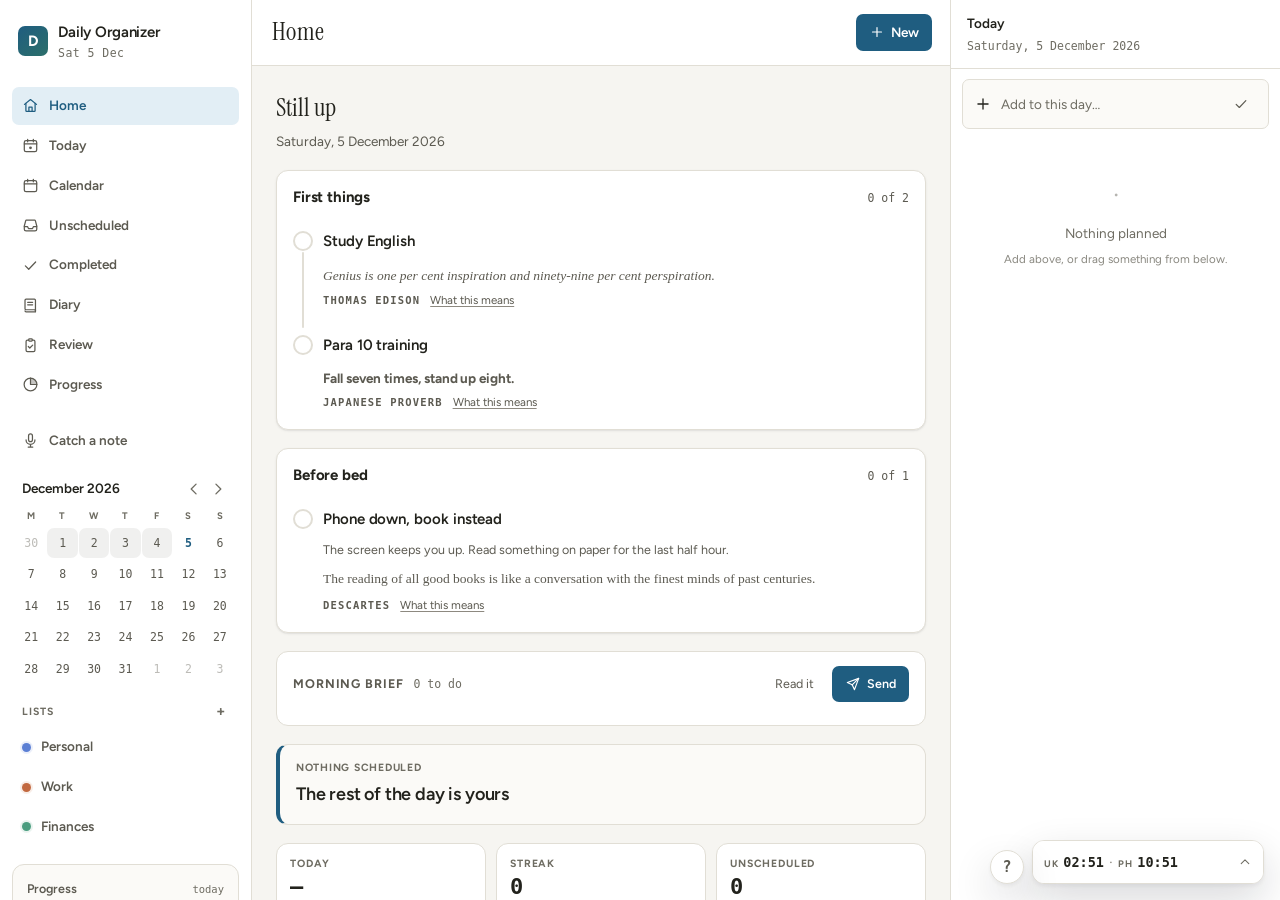
<file: index.html>
<!DOCTYPE html>
<html lang="en-GB">
<head>
<meta charset="utf-8">
<meta name="viewport" content="width=device-width, initial-scale=1, viewport-fit=cover">
<meta name="description" content="Daily organizer — calendar, todo lists, voice capture and Google Calendar sync.">
<meta name="theme-color" content="#3d5ccc" media="(prefers-color-scheme: light)">
<meta name="theme-color" content="#14171c" media="(prefers-color-scheme: dark)">
<meta name="mobile-web-app-capable" content="yes">
<meta name="apple-mobile-web-app-capable" content="yes">
<meta name="apple-mobile-web-app-status-bar-style" content="black-translucent">
<meta name="apple-mobile-web-app-title" content="Organizer">
<title>Daily Organizer</title>
<link rel="manifest" href="manifest.webmanifest">
<link rel="icon" href="icons/icon.svg" type="image/svg+xml">
<link rel="apple-touch-icon" href="icons/icon-192.png">
<link rel="stylesheet" href="css/styles.css">
</head>
<body>

<div id="app">
  <!-- Sidebar: navigation, mini month, progress. Becomes a drawer on phones. -->
  <aside class="sidebar" id="sidebar" aria-label="Navigation"></aside>

  <main class="main">
    <header class="main-header" id="mainHeader"></header>
    <div class="view-body" id="viewBody"></div>
  </main>

  <!-- Right rail: the todo list for whatever is currently selected. -->
  <aside class="rail" id="rail" aria-label="Tasks"></aside>
</div>

<!-- Backdrop for the mobile drawers. -->
<div class="scrim" id="scrim" hidden></div>

<!-- Bottom tab bar, phones only. -->
<nav class="tabbar" id="tabbar" aria-label="Sections"></nav>

<!-- Voice capture is switched off for now. To restore it, put back the mic
     FAB and the voice panel here, and re-wire them in js/app.js — see the
     note at the top of js/voice.js. -->


<noscript>
  <p style="padding:24px;font-family:system-ui">
    This organizer needs JavaScript enabled.
  </p>
</noscript>

<script type="module" src="js/app.js"></script>
</body>
</html>
</file>
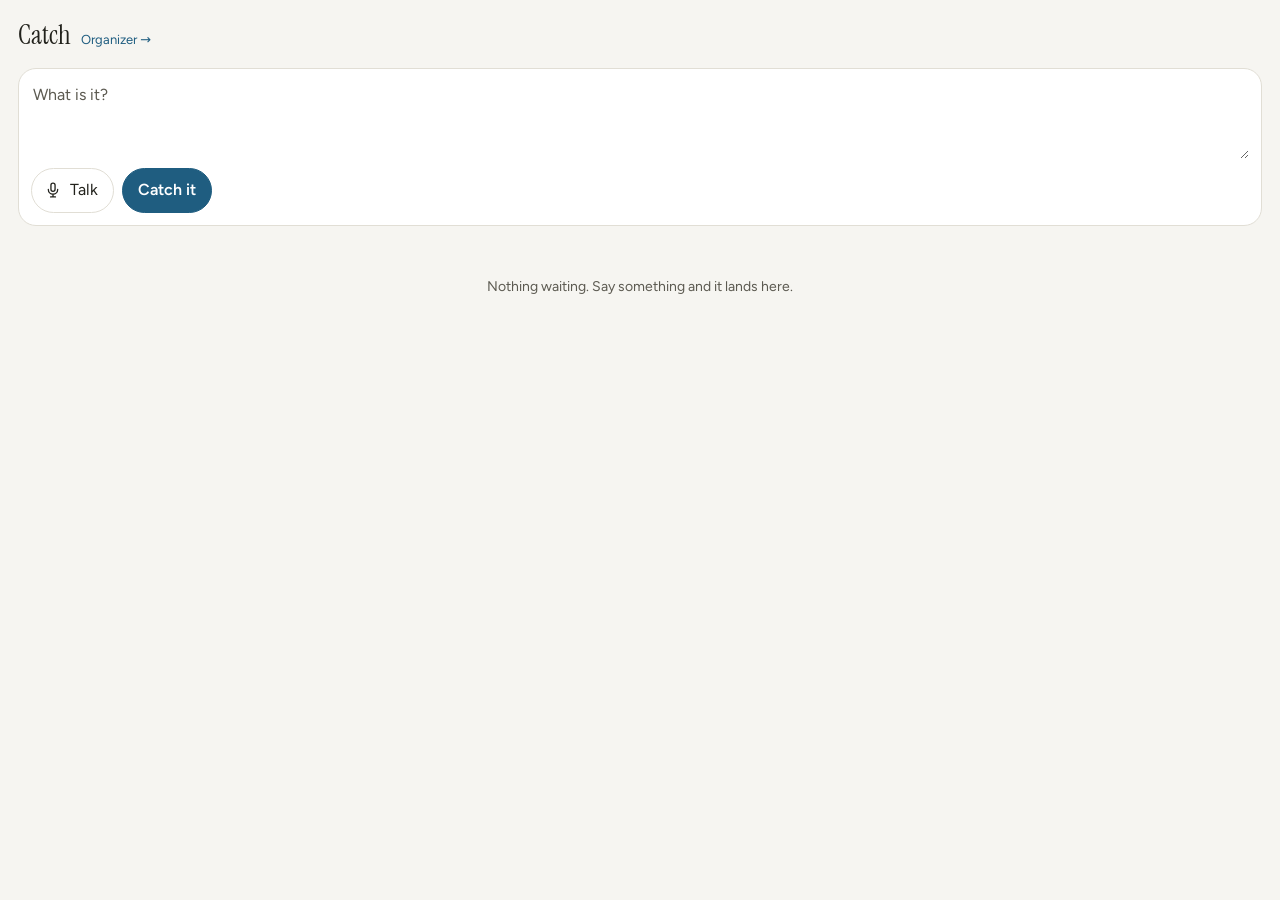
<file: capture/index.html>
<!DOCTYPE html>
<html lang="en-GB">
<head>
<meta charset="utf-8">
<meta name="viewport" content="width=device-width, initial-scale=1, viewport-fit=cover">
<meta name="description" content="Catch it now, sort it later. Notes that become tasks in the Daily Organizer.">
<meta name="theme-color" content="#1e1e1c">
<meta name="mobile-web-app-capable" content="yes">
<meta name="apple-mobile-web-app-capable" content="yes">
<meta name="apple-mobile-web-app-status-bar-style" content="black-translucent">
<meta name="apple-mobile-web-app-title" content="Catch">
<title>Catch</title>
<link rel="manifest" href="manifest.webmanifest">
<link rel="icon" href="../icons/icon.svg" type="image/svg+xml">
<link rel="apple-touch-icon" href="../icons/icon-192.png">

<!--
  The styles are INLINE, and that is the whole point of this file.

  Ben asked for something quick to open and fast to load. A linked stylesheet is
  one more round trip before anything can paint, and this app's entire job is to
  be ready to take a sentence before the thought goes. Everything needed for the
  first paint is here; the fonts and the logic arrive after, and the app is
  usable before they do.

  Deliberately does NOT share the organizer's stylesheet: that file is 120KB of
  calendar grids and month cells, none of which this app has.
-->
<style>
:root {
  --bg: #1e1e1c; --surface: #2a2a27; --sunk: #181817;
  --line: #3a3a36; --line-firm: #7e7d77;
  --text: #f0efe9; --muted: #adaba1;
  --accent: #9ad2ea; --accent-soft: #182a33; --accent-ink: #1e1e1c;
  --danger: #ef8a78; --good: #8fd0a8; --warn: #e3b45c;
  --radius: 12px; --radius-lg: 18px;
  --font: Figtree, "Segoe UI Variable Text", -apple-system, BlinkMacSystemFont,
          "Segoe UI", Roboto, system-ui, "Helvetica Neue", Arial, sans-serif;
  --font-display: "Instrument Serif", Georgia, "Times New Roman", serif;
}
@media (prefers-color-scheme: light) {
  :root:not([data-theme="dark"]) {
    --bg: #f6f5f1; --surface: #ffffff; --sunk: #edebe4;
    --line: #e1ded5; --line-firm: #8d8980;
    --text: #22221c; --muted: #5c5a51;
    --accent: #1f5d80; --accent-soft: #e2eef5; --accent-ink: #ffffff;
    --danger: #b23a2b; --good: #1f6d4c; --warn: #8a5610;
  }
}

/* The two faces the organizer already caches, so on a phone that has opened it
   once these cost nothing. Declared with swap so a cold start paints in the
   system face rather than waiting. */
@font-face {
  font-family: Figtree;
  src: url("../fonts/figtree-latin-var.woff2") format("woff2");
  font-weight: 400 700; font-style: normal; font-display: swap;
}
@font-face {
  font-family: "Instrument Serif";
  src: url("../fonts/instrumentserif-latin.woff2") format("woff2");
  font-weight: 400; font-style: normal; font-display: swap;
}

* { box-sizing: border-box; }
html, body { height: 100%; margin: 0; overscroll-behavior-y: none; }
body {
  background: var(--bg); color: var(--text);
  font-family: var(--font); font-size: 16px; line-height: 1.55;
  -webkit-font-smoothing: antialiased;
  -webkit-tap-highlight-color: transparent;
  display: flex; flex-direction: column;
}

header {
  display: flex; align-items: baseline; gap: 10px;
  padding: 14px 18px 6px;
  padding-top: max(14px, env(safe-area-inset-top, 0px));
}
h1 { font-family: var(--font-display); font-weight: 400; font-size: 27px; margin: 0; }
.count { font-size: 13px; color: var(--muted); margin-left: auto; }
.to-organizer {
  font-size: 13px; color: var(--accent); text-decoration: none;
  padding: 4px 0;
}

main { flex: 1; overflow-y: auto; padding: 0 18px 12px; }

/* The composer is the reason the app exists, so it is the first thing and the
   biggest thing. */
.composer {
  display: flex; flex-direction: column; gap: 9px;
  padding: 12px; margin: 6px 0 16px;
  background: var(--surface); border: 1px solid var(--line);
  border-radius: var(--radius-lg);
}
#box {
  width: 100%; min-height: 78px; resize: vertical;
  background: transparent; border: 0; outline: none;
  color: var(--text); font: inherit; line-height: 1.5;
}
#box::placeholder { color: var(--muted); }
.composer-row { display: flex; align-items: center; gap: 8px; }
.status { font-size: 12.5px; color: var(--muted); margin-left: auto; }

button {
  font: inherit; cursor: pointer; border-radius: 999px;
  border: 1px solid var(--line); background: var(--surface);
  color: var(--text); padding: 9px 15px;
  transition: background .12s, border-color .12s, transform .06s;
}
button:active { transform: scale(.97); }
button:disabled { opacity: .5; cursor: default; }
button:focus-visible { outline: 2px solid var(--accent); outline-offset: 2px; }
.primary { background: var(--accent); border-color: var(--accent); color: var(--accent-ink); font-weight: 600; }
.mic { display: flex; align-items: center; gap: 8px; padding-left: 12px; }
.mic svg { width: 18px; height: 18px; }
.mic.live {
  background: var(--danger); border-color: var(--danger); color: #1e1e1c; font-weight: 600;
  animation: pulse 1.4s ease-in-out infinite;
}
@keyframes pulse { 50% { opacity: .6; } }
@media (prefers-reduced-motion: reduce) { .mic.live { animation: none; } }

.section-label {
  font-size: 10.5px; font-weight: 650; letter-spacing: .08em;
  text-transform: uppercase; color: var(--muted);
  margin: 18px 0 8px;
}

.line {
  display: flex; align-items: flex-start; gap: 10px;
  padding: 11px 13px; margin-bottom: 7px;
  background: var(--surface); border: 1px solid var(--line);
  border-radius: var(--radius);
}
.line-main { flex: 1; min-width: 0; }
.line-text { margin: 0; font-size: 15px; line-height: 1.45; overflow-wrap: anywhere; }
/* What you actually said, kept under a rewording so the suggestion never
   quietly replaces your own words. */
.line-original {
  margin: 4px 0 0; font-size: 12.5px; color: var(--muted);
  padding-left: 9px; border-left: 2px solid var(--line);
}
.line-why { margin: 4px 0 0; font-size: 12.5px; color: var(--muted); }
.line-when { font-size: 11px; color: var(--muted); font-variant-numeric: tabular-nums; }
.line-actions { display: flex; flex-wrap: wrap; gap: 6px; margin-top: 9px; }
.line-actions button { padding: 5px 11px; font-size: 13px; }
/* Bin is the destructive one and it sat flush against "Just a note". Pushed to
   the end of the row with a gap, so the button that deletes something is not
   the one your thumb finds next to the button that keeps it. */
.line-actions .bin { margin-left: auto; }

/* On touch every one of these was 32px tall — over the bare minimum and well
   under what a thumb wants, on the app most likely to be used one-handed
   standing next to a vehicle. */
@media (hover: none), (max-width: 620px) {
  .line-actions button { min-height: 44px; padding: 8px 14px; }
  .to-organizer { min-height: 44px; display: flex; align-items: center; }
  button { min-height: 44px; }
}
.tag {
  font-size: 10px; font-weight: 650; text-transform: uppercase; letter-spacing: .06em;
  padding: 2px 7px; border-radius: 999px; align-self: flex-start;
}
.tag.now { background: var(--accent-soft); color: var(--accent); }
.tag.later { background: var(--sunk); color: var(--muted); }
.tag.note { background: var(--sunk); color: var(--muted); }
.tag.sent { background: var(--sunk); color: var(--good); }

.empty { text-align: center; color: var(--muted); padding: 34px 12px; font-size: 14px; }
.bar { display: flex; gap: 8px; flex-wrap: wrap; margin: 4px 0 2px; }
.err { color: var(--danger); font-size: 13.5px; margin: 8px 0 0; }
.hint { color: var(--muted); font-size: 12.5px; margin: 8px 0 0; line-height: 1.5; }

.spinner {
  width: 13px; height: 13px; border: 2px solid var(--line-firm);
  border-top-color: var(--accent); border-radius: 50%;
  display: inline-block; animation: spin .7s linear infinite;
}
@keyframes spin { to { transform: rotate(360deg); } }
@media (prefers-reduced-motion: reduce) { .spinner { animation-duration: 2.4s; } }

.toast {
  position: fixed; left: 50%; transform: translateX(-50%);
  bottom: max(18px, env(safe-area-inset-bottom, 0px));
  background: var(--surface); border: 1px solid var(--line);
  border-radius: 999px; padding: 10px 18px; font-size: 14px;
  box-shadow: 0 2px 12px rgba(0,0,0,.45);
}
</style>
</head>
<body>

<header>
  <h1>Catch</h1>
  <a class="to-organizer" href="../">Organizer →</a>
</header>

<main id="app">
  <div class="composer">
    <textarea id="box" rows="3" placeholder="What is it?" autocomplete="off"
              autocapitalize="sentences" spellcheck="true"></textarea>
    <div class="composer-row">
      <button id="mic" class="mic" type="button" aria-label="Dictate">
        <svg viewBox="0 0 24 24" fill="none" stroke="currentColor" stroke-width="1.75"
             stroke-linecap="round" stroke-linejoin="round" aria-hidden="true">
          <rect x="9.25" y="2.75" width="5.5" height="11" rx="2.75"/>
          <path d="M5.75 11.25a6.25 6.25 0 0 0 12.5 0M12 17.5v3.75M8.75 21.25h6.5"/>
        </svg>
        <span id="micLabel">Talk</span>
      </button>
      <button id="add" class="primary" type="button">Catch it</button>
      <span class="status" id="status"></span>
    </div>
  </div>
  <div id="list"></div>
</main>

<script type="module" src="./capture.js"></script>
<noscript><p style="padding:24px">This needs JavaScript.</p></noscript>

</body>
</html>
</file>
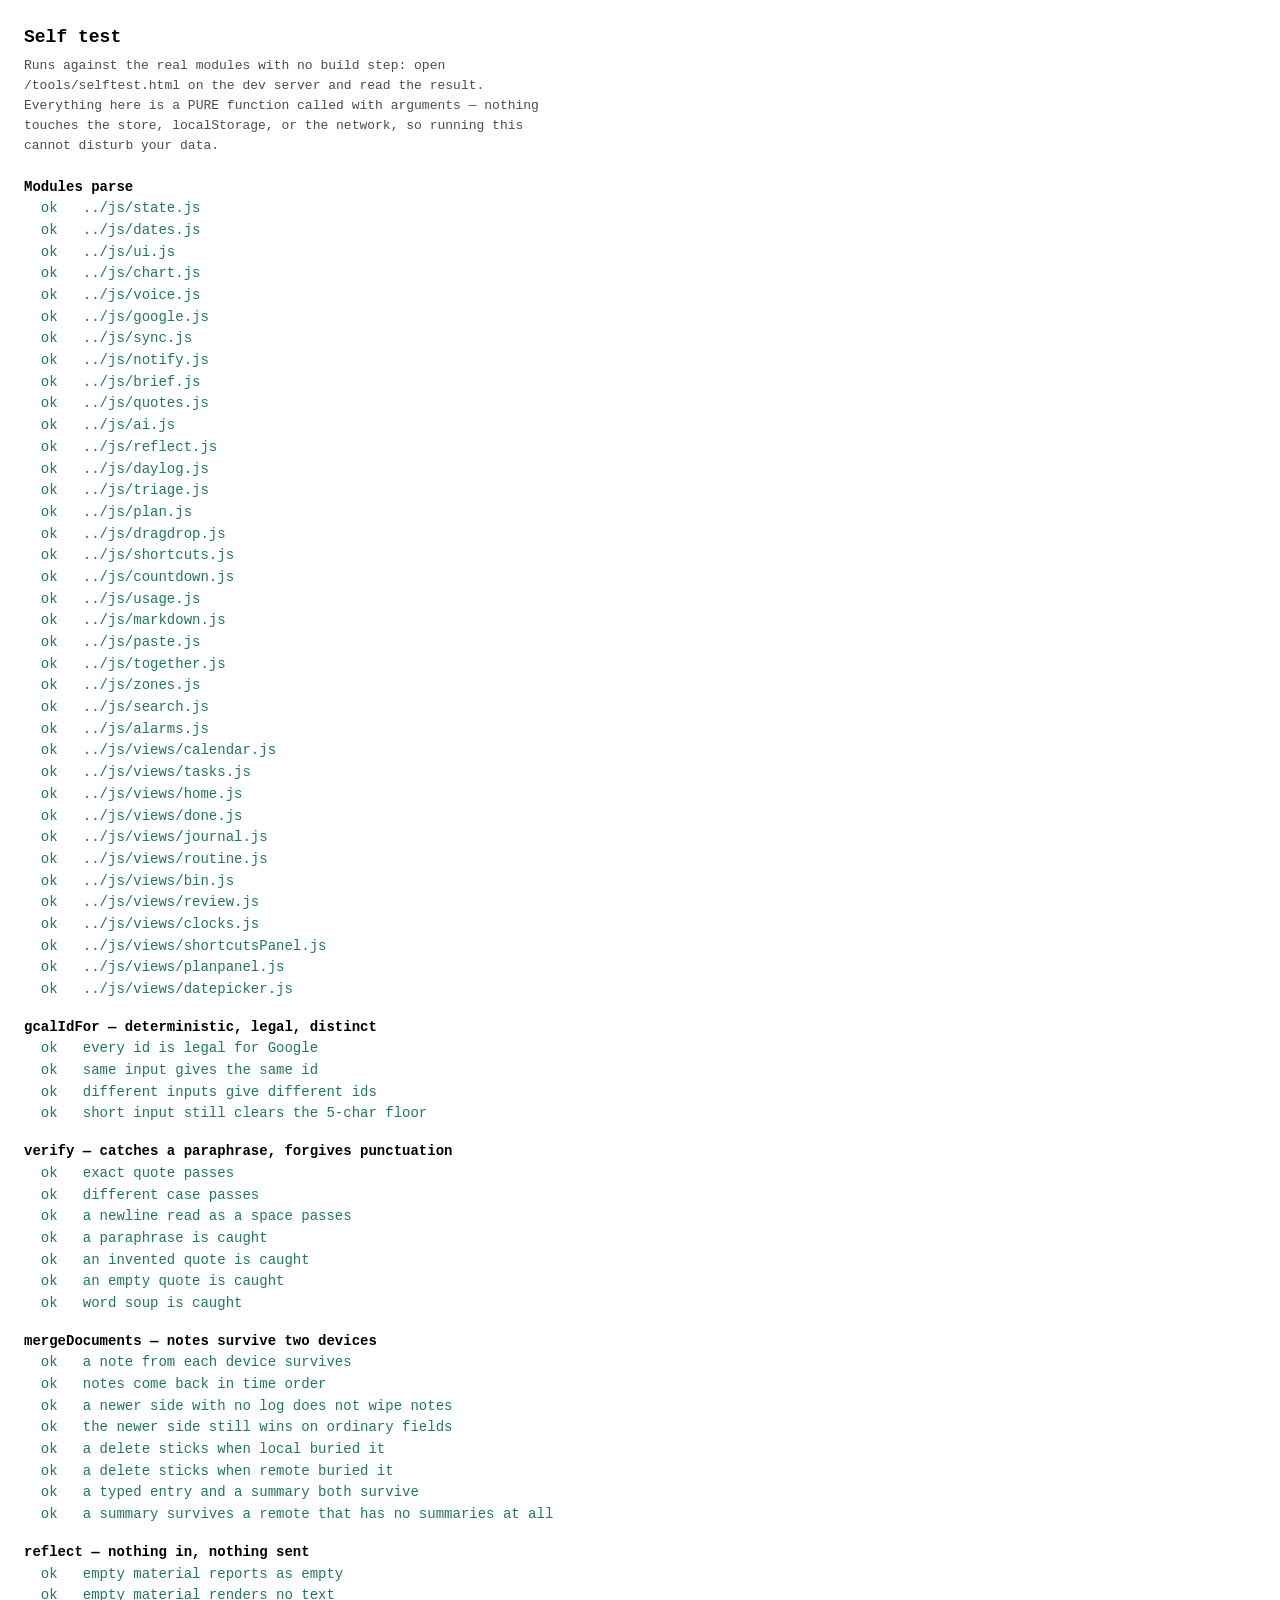
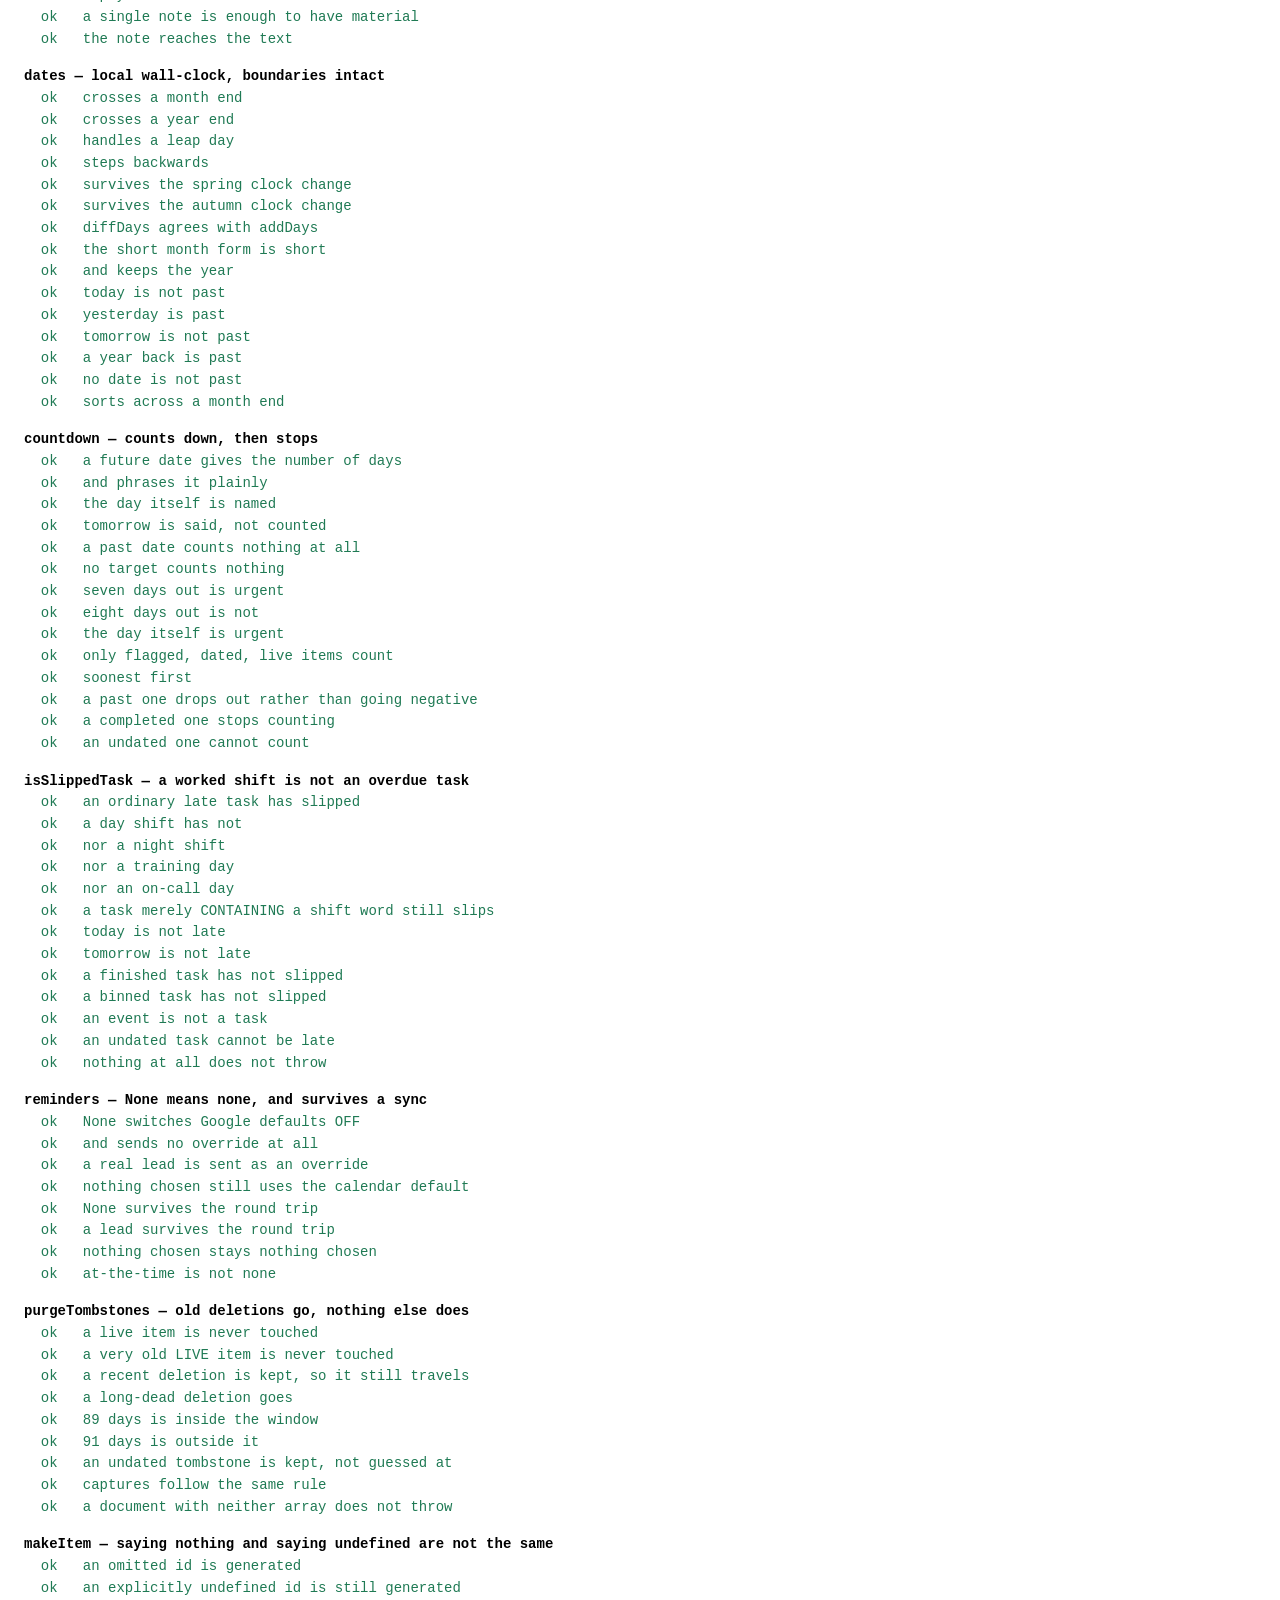
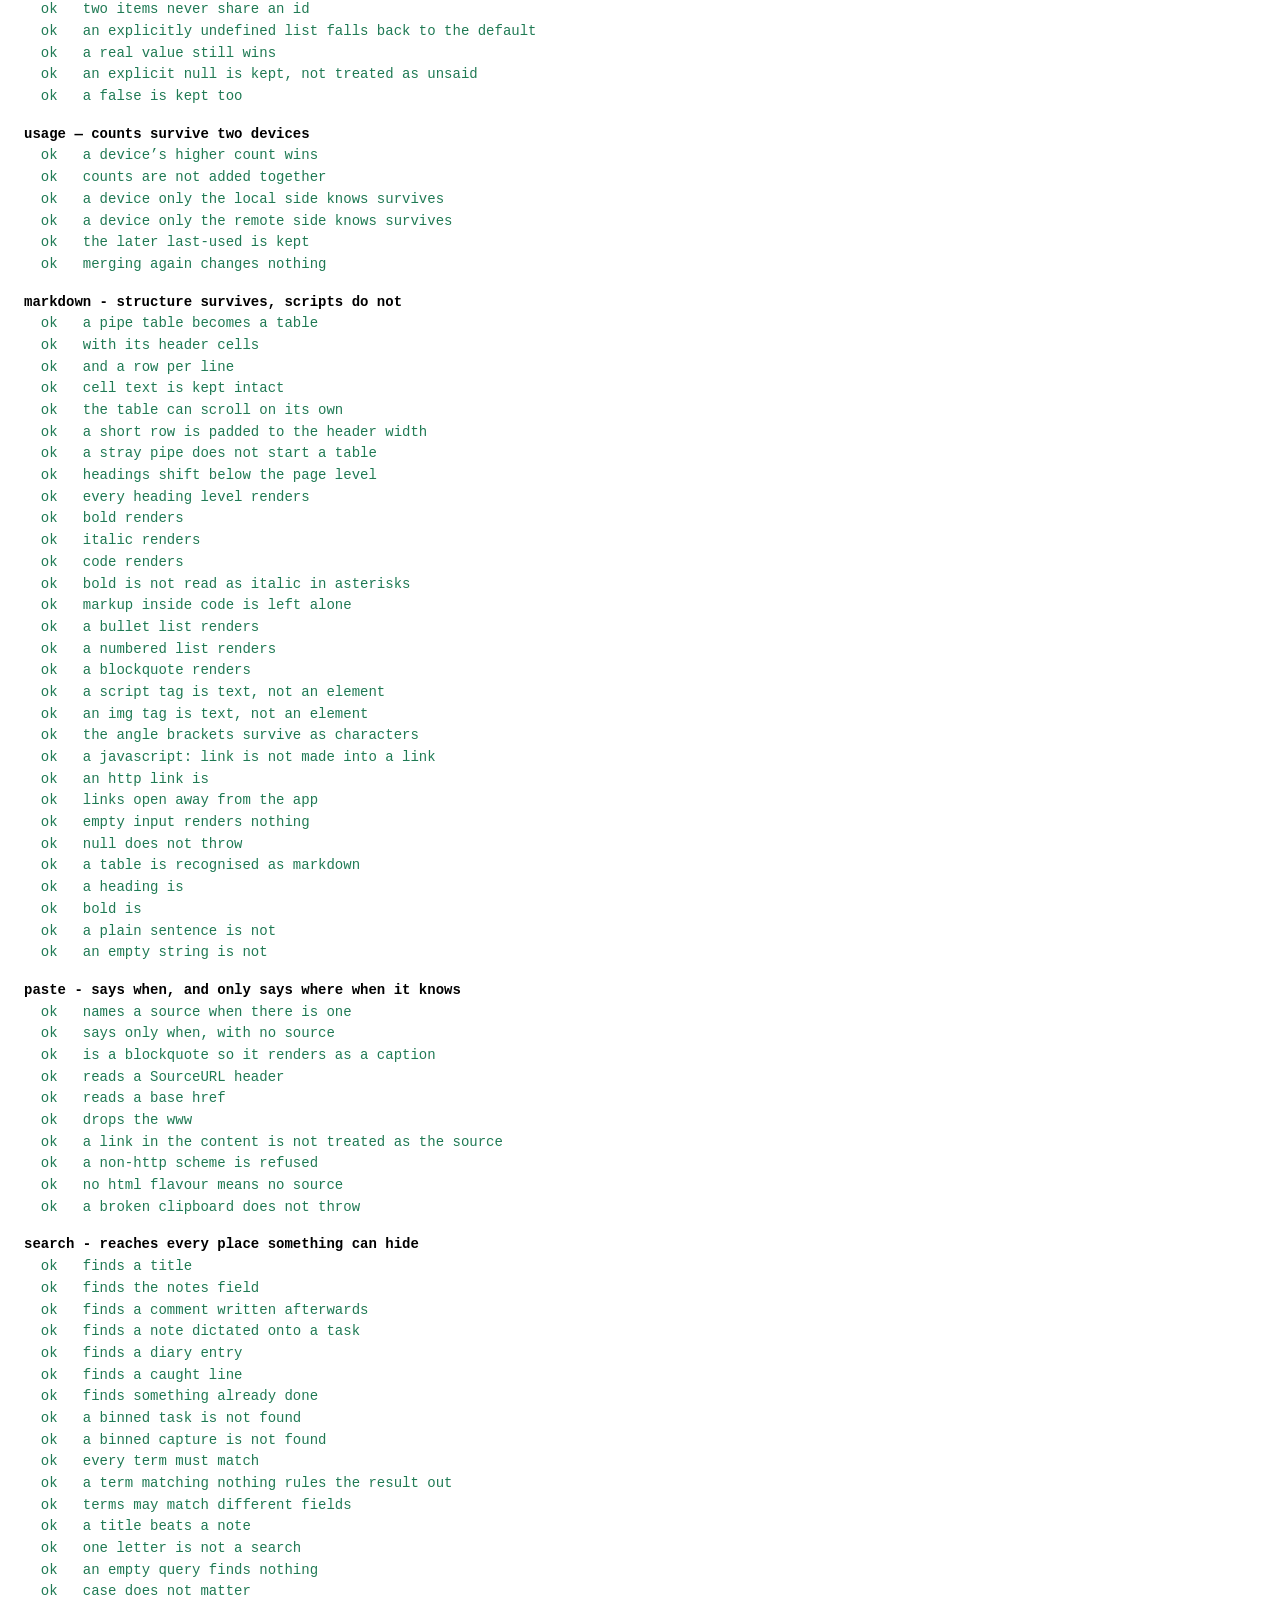
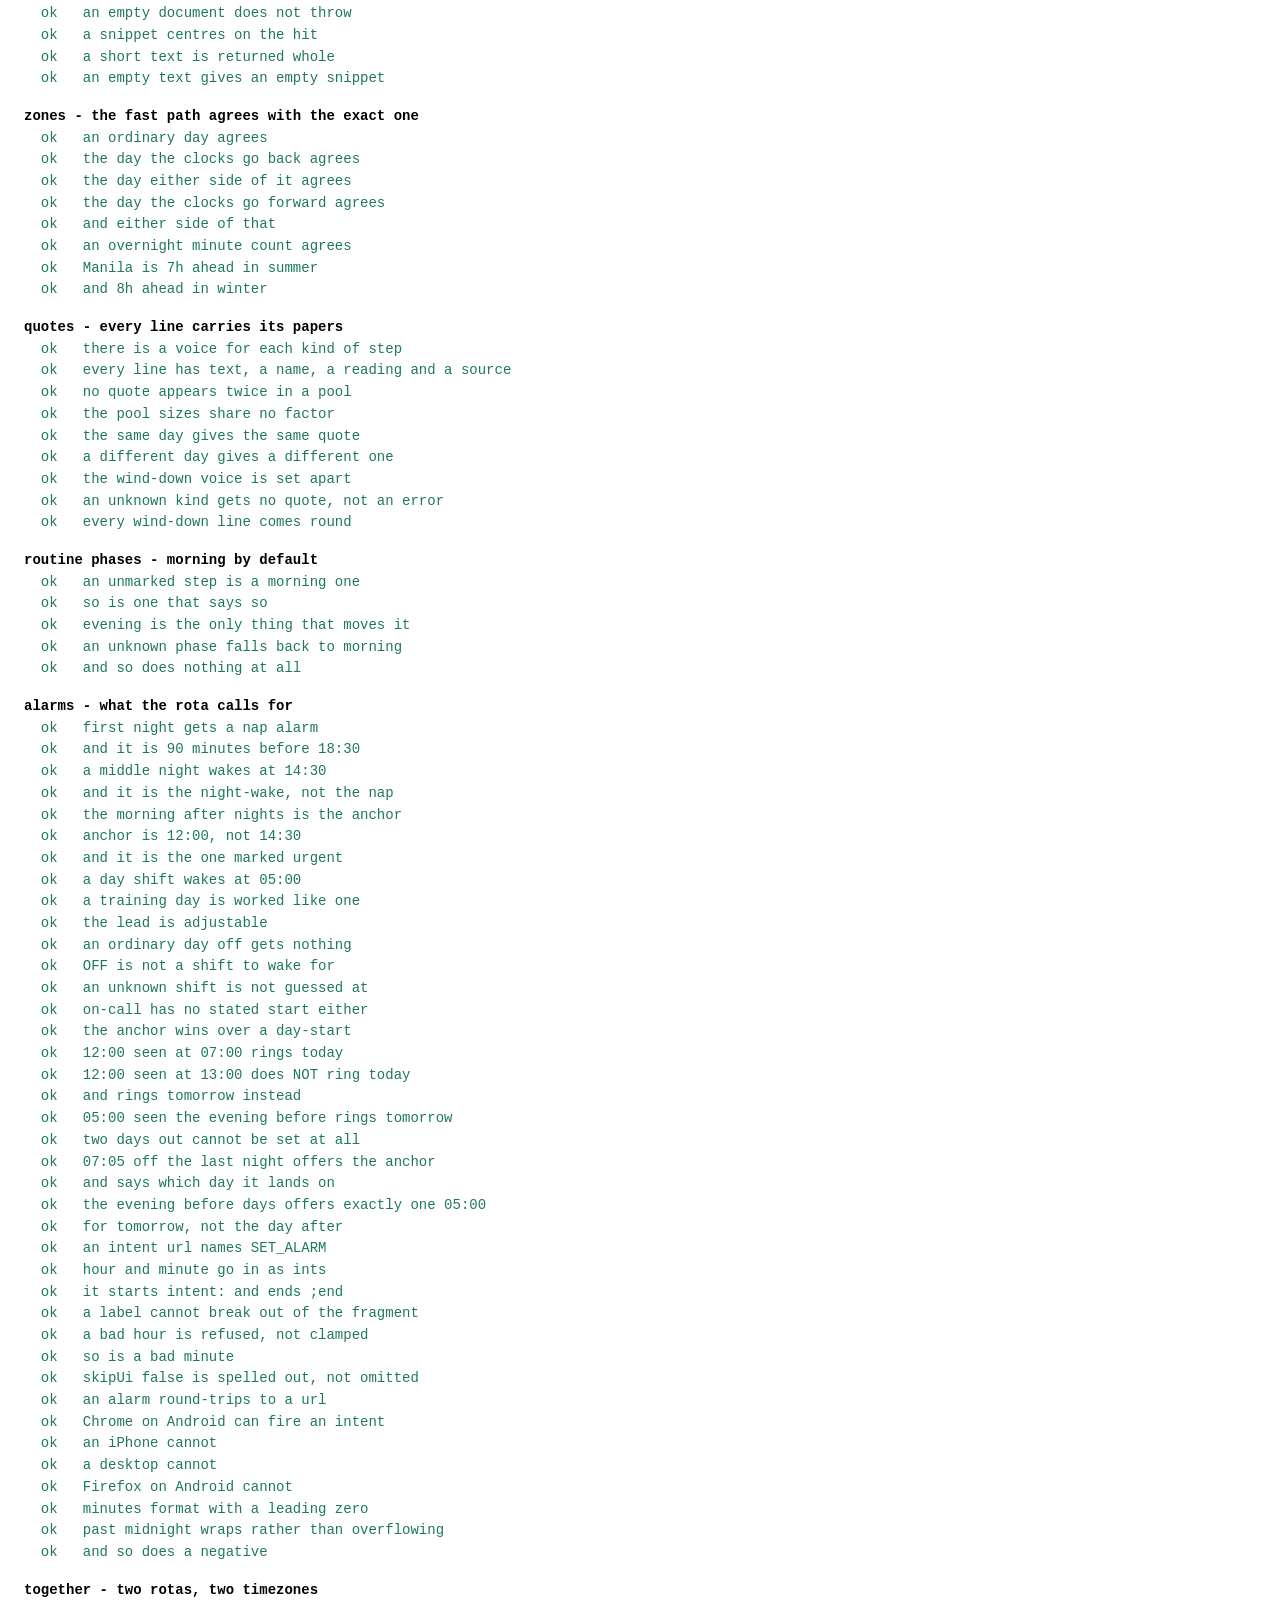
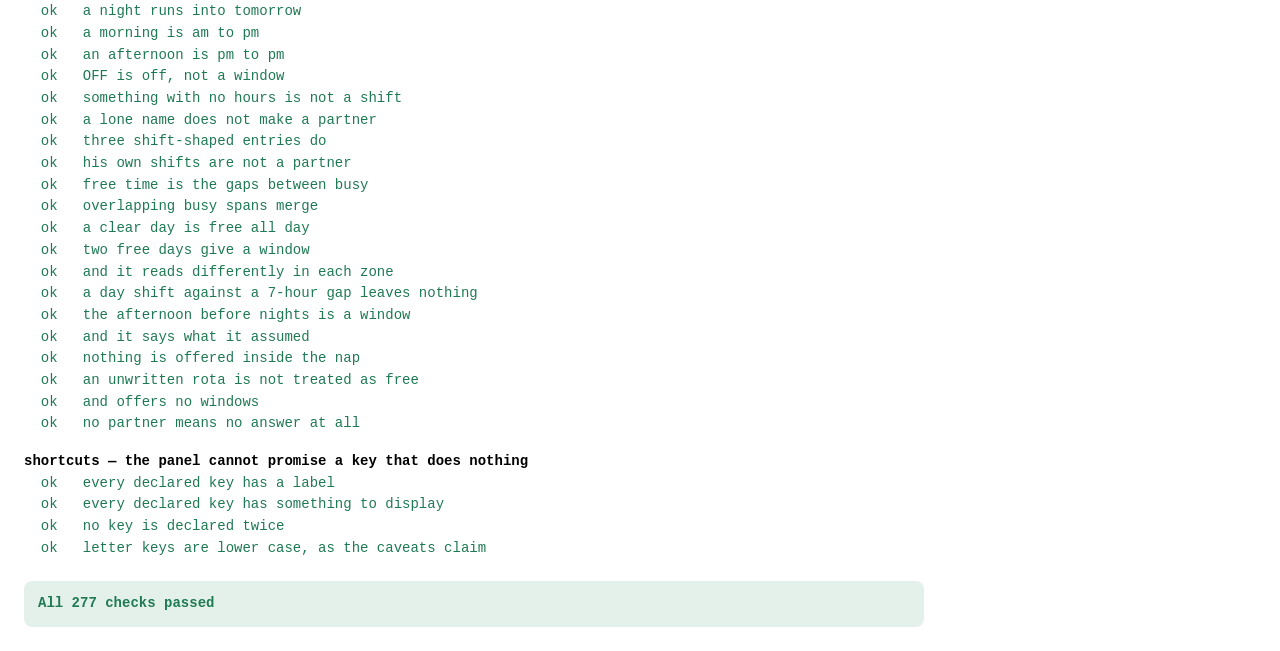
<file: tools/selftest.html>
<!DOCTYPE html>
<html lang="en-GB">
<head>
<meta charset="utf-8">
<meta name="viewport" content="width=device-width, initial-scale=1">
<title>Daily Organizer — self test</title>
<style>
  :root { color-scheme: light dark; }
  body {
    font: 14px/1.55 ui-monospace, SFMono-Regular, Menlo, Consolas, monospace;
    margin: 0; padding: 24px; max-width: 900px;
  }
  h1 { font-size: 18px; margin: 0 0 4px; }
  .lede { opacity: .7; margin: 0 0 20px; max-width: 70ch; font-size: 13px; }
  #out { white-space: pre-wrap; }
  .pass { color: #1f7a54; }
  .fail { color: #c0392b; font-weight: 700; }
  .group { margin-top: 16px; font-weight: 700; }
  #summary { margin-top: 22px; padding: 12px 14px; border-radius: 8px; font-weight: 700; }
  #summary.ok { background: #e4f1eb; color: #1f7a54; }
  #summary.bad { background: #fbeae8; color: #c0392b; }
  @media (prefers-color-scheme: dark) {
    body { background: #0e1016; color: #e9ecf3; }
    .pass { color: #5fc79b; } .fail { color: #ef8073; }
    #summary.ok { background: #142a22; color: #5fc79b; }
    #summary.bad { background: #351f1d; color: #ef8073; }
  }
</style>
</head>
<body>

<h1>Self test</h1>
<p class="lede">
  Runs against the real modules with no build step: open
  <code>/tools/selftest.html</code> on the dev server and read the result.
  Everything here is a PURE function called with arguments — nothing touches
  the store, localStorage, or the network, so running this cannot disturb your
  data.
</p>

<div id="out"></div>
<div id="summary"></div>

<script type="module">
const out = document.getElementById('out');
let passed = 0;
let failed = 0;

function group(name) {
  out.appendChild(Object.assign(document.createElement('div'),
    { className: 'group', textContent: name }));
}

/*
 * `fn` is a function, not a value, and that is the whole point.
 *
 * The first version took an already-evaluated boolean. Then a deliberate break
 * was introduced to check this file could actually fail, and one assertion
 * threw a TypeError on the way to producing its boolean — which killed the
 * script, so two failures were reported, no summary was rendered, and every
 * check after that point silently never ran. A suite that stops at the first
 * broken thing is worse than none: it reports a short list of problems and
 * looks like it finished.
 */
function check(label, fn, detail = '') {
  let ok = false;
  let thrown = '';
  try {
    ok = Boolean(typeof fn === 'function' ? fn() : fn);
  } catch (err) {
    thrown = err.message;
  }
  ok ? passed++ : failed++;
  const line = document.createElement('div');
  line.className = ok ? 'pass' : 'fail';
  const why = thrown || (!ok ? detail : '');
  line.textContent = `${ok ? '  ok  ' : ' FAIL '} ${label}${why ? `  — ${why}` : ''}`;
  out.appendChild(line);
}

/* ------------------------------------------------------------------ */
/* Every module still parses                                           */
/* ------------------------------------------------------------------ */
/*
 * app.js is deliberately absent: it calls boot() at import time, so pulling it
 * in here would start a second copy of the whole app against this origin's
 * storage. Its syntax is checked by the app opening at all.
 */
group('Modules parse');
const MODULES = [
  'state', 'dates', 'ui', 'chart', 'voice', 'google', 'sync', 'notify',
  'brief', 'quotes', 'ai', 'reflect', 'daylog', 'triage', 'plan', 'dragdrop', 'shortcuts',
  'countdown', 'usage', 'markdown', 'paste', 'together', 'zones', 'search', 'alarms',
].map((n) => `../js/${n}.js`).concat(
  ['calendar', 'tasks', 'home', 'done', 'journal', 'routine', 'bin', 'review',
    'clocks', 'shortcutsPanel', 'planpanel', 'datepicker'].map((n) => `../js/views/${n}.js`),
);

const loaded = {};
for (const path of MODULES) {
  try {
    loaded[path] = await import(path);
    check(path, true);
  } catch (err) {
    check(path, false, err.message);
  }
}

const { gcalIdFor } = loaded['../js/google.js'] || {};
const { mergeDocuments } = loaded['../js/sync.js'] || {};
const { verify, materialToText, hasMaterial } = loaded['../js/reflect.js'] || {};
const dates = loaded['../js/dates.js'] || {};

/* ------------------------------------------------------------------ */
/* Calendar event ids                                                  */
/* ------------------------------------------------------------------ */
/* These are what stop a create whose reply was lost becoming a duplicate. */
group('gcalIdFor — deterministic, legal, distinct');
if (gcalIdFor) {
  const LEGAL = /^[0-9a-v]{5,1024}$/;   // Google's base32hex rule
  const samples = [
    '2f3a9b1c-4d5e-4f60-9a8b-7c6d5e4f3a2b',
    'id-m4x9k2-a7bz3q1w',
    'spaces and Ünïcode ☺',
    'x',
  ];
  check('every id is legal for Google', () => samples.every((s) => LEGAL.test(gcalIdFor(s))));
  check('same input gives the same id', () => samples.every((s) => gcalIdFor(s) === gcalIdFor(s)));
  check('different inputs give different ids', () => new Set(samples.map(gcalIdFor)).size === samples.length);
  check('short input still clears the 5-char floor', () => gcalIdFor('x').length >= 5);
}

/* ------------------------------------------------------------------ */
/* Quote verification                                                  */
/* ------------------------------------------------------------------ */
/* The thing that stops an invented suggestion looking like a grounded one. */
group('verify — catches a paraphrase, forgives punctuation');
if (verify) {
  const source = 'Docs for the Landy are out of date, need Ferguson to sign them off.\n'
    + 'Right knee tight again on the downhills.';
  const v = (q) => verify([{ quote: q }], source)[0].verified;
  check('exact quote passes', () => v('need Ferguson to sign them off'));
  check('different case passes', () => v('NEED FERGUSON TO SIGN THEM OFF'));
  check('a newline read as a space passes', () => v('sign them off. Right knee tight'));
  check('a paraphrase is caught', () => !v('Ferguson needs to sign the documents'));
  check('an invented quote is caught', () => !v('book the dentist on Tuesday'));
  check('an empty quote is caught', () => !v(''));
  check('word soup is caught', () => !v('Ferguson downhills Landy'));
}

/* ------------------------------------------------------------------ */
/* Sync merge                                                          */
/* ------------------------------------------------------------------ */
/* Every failure here is silent, unrecoverable data loss. */
group('mergeDocuments — notes survive two devices');
if (mergeDocuments) {
  const base = { items: [], lists: [], journal: {}, journalSummary: {}, routine: {} };
  const doc = (log, updatedAt, title = 'Task') =>
    ({ ...base, items: [{ id: 'i1', title, updatedAt, log }] });

  const phone = doc([{ id: 'a', at: '2026-08-20T10:00:00Z', text: 'phone' }], '2026-08-20T10:00:00Z');
  const laptop = doc([{ id: 'b', at: '2026-08-20T11:00:00Z', text: 'laptop' }], '2026-08-20T11:00:00Z');
  const merged = mergeDocuments(phone, laptop).document.items[0];
  check('a note from each device survives', () => merged.log.length === 2 && merged.log.map((n) => n.id).sort().join() === 'a,b');
  check('notes come back in time order', () => merged.log[0].id === 'a' && merged.log[1].id === 'b');

  // An item edited by a device running older code has no `log` at all.
  const noLog = { ...base, items: [{ id: 'i1', title: 'Renamed', updatedAt: '2026-08-21T10:00:00Z' }] };
  const kept = mergeDocuments(doc([{ id: 'a', at: '2026-08-20T10:00:00Z', text: 'keep me' }],
    '2026-08-20T10:00:00Z'), noLog).document.items[0];
  check('a newer side with no log does not wipe notes', () => kept.log.length === 1 && kept.log[0].text === 'keep me');
  check('the newer side still wins on ordinary fields', () => kept.title === 'Renamed');

  // A delete must not be handed back by a device that still holds a copy.
  const buried = doc([{ id: 'a', at: '2026-08-20T10:00:00Z', text: '', deleted: true }], '2026-08-21T09:00:00Z');
  const alive = doc([{ id: 'a', at: '2026-08-20T10:00:00Z', text: 'zombie' }], '2026-08-20T10:00:00Z');
  check('a delete sticks when local buried it', () => mergeDocuments(buried, alive).document.items[0].log.every((n) => n.deleted));
  check('a delete sticks when remote buried it', () => mergeDocuments(alive, buried).document.items[0].log.every((n) => n.deleted));

  // A day's written-up summary lives in its OWN map, not on the journal entry,
  // precisely so these two cannot overwrite each other.
  const withText = { ...base, journal: { d: { text: 'typed on the phone', updatedAt: '2026-08-27T21:00:00Z' } } };
  const withSummary = { ...base, journalSummary: { d: { text: 'written on the laptop', updatedAt: '2026-08-27T22:00:00Z' } } };
  const bothWays = mergeDocuments(withText, withSummary).document;
  check('a typed entry and a summary both survive', () =>
    bothWays.journal.d.text === 'typed on the phone'
    && bothWays.journalSummary.d.text === 'written on the laptop');
  check('a summary survives a remote that has no summaries at all', () =>
    mergeDocuments({ ...base, journalSummary: { d: { text: 'keep me', updatedAt: '2026-08-27T10:00:00Z' } } },
      { items: [], lists: [], journal: {}, routine: {} }).document.journalSummary.d.text === 'keep me');
}

/* ------------------------------------------------------------------ */
/* Review material                                                     */
/* ------------------------------------------------------------------ */
group('reflect — nothing in, nothing sent');
if (materialToText && hasMaterial) {
  const empty = { from: '2026-08-01', to: '2026-08-08', notes: [], journal: [], done: [], slipped: [] };
  check('empty material reports as empty', () => hasMaterial(empty) === false);
  check('empty material renders no text', () => materialToText(empty) === '');
  const some = { ...empty, notes: [{ day: '2026-08-02', itemTitle: 'Job', text: 'a note' }] };
  check('a single note is enough to have material', () => hasMaterial(some) === true);
  check('the note reaches the text', () => materialToText(some).includes('a note'));
}

/* ------------------------------------------------------------------ */
/* Dates                                                               */
/* ------------------------------------------------------------------ */
/* Local wall-clock, never UTC instants — the rule the whole app rests on. */
group('dates — local wall-clock, boundaries intact');
if (dates.addDays) {
  check('crosses a month end', () => dates.addDays('2026-01-31', 1) === '2026-02-01');
  check('crosses a year end', () => dates.addDays('2026-12-31', 1) === '2027-01-01');
  check('handles a leap day', () => dates.addDays('2028-02-28', 1) === '2028-02-29');
  check('steps backwards', () => dates.addDays('2026-03-01', -1) === '2026-02-28');
  // The clocks go forward on 29 March 2026 in the UK. A UTC-based
  // implementation loses or repeats a day here; a wall-clock one does not.
  check('survives the spring clock change', () => dates.addDays('2026-03-28', 2) === '2026-03-30');
  check('survives the autumn clock change', () => dates.addDays('2026-10-24', 2) === '2026-10-26');
  check('diffDays agrees with addDays', () => dates.diffDays('2026-08-01', '2026-08-15') === 14);
  // The short month form exists because "September 2026" does not fit a phone
  // header; it has to stay short for the longest month there is.
  check('the short month form is short', () => dates.formatMonthShort('2026-09-15') === 'Sep 2026');
  check('and keeps the year', () => dates.formatMonthShort('2027-01-01') === 'Jan 2027');
}
/* The boundary that matters: TODAY IS NOT PAST. Every day cell in the app is a
   drop target, and getting this off by one either hatches today — telling you
   the day you are living in has gone — or fails to hatch yesterday, which is
   the mistake the whole thing exists to prevent. */
if (dates.isPast) {
  const today = dates.todayKey();
  check('today is not past', () => dates.isPast(today) === false);
  check('yesterday is past', () => dates.isPast(dates.addDays(today, -1)) === true);
  check('tomorrow is not past', () => dates.isPast(dates.addDays(today, 1)) === false);
  check('a year back is past', () => dates.isPast(dates.addDays(today, -365)) === true);
  check('no date is not past', () => dates.isPast(null) === false && dates.isPast('') === false);
  // Compares as text, so it has to sort correctly across a month and year end.
  check('sorts across a month end', () => dates.isPast('2026-08-31') === (dates.addDays(today, 0) > '2026-08-31'));
}

/* ------------------------------------------------------------------ */
/* Countdowns                                                          */
/* ------------------------------------------------------------------ */
/* The boundaries are the whole behaviour: a countdown that keeps counting
   after the date has passed is the failure this is written to prevent, and
   it is invisible until the day after something you cared about. */
group('countdown — counts down, then stops');
const cd = loaded['../js/countdown.js'] || {};
if (cd.countdown) {
  const from = '2026-08-31';
  check('a future date gives the number of days', () => cd.countdown('2026-09-20', 'English course', from).days === 20);
  check('and phrases it plainly', () => cd.countdown('2026-09-20', 'English course', from).text === '20 days');
  check('the day itself is named', () => cd.countdown(from, 'English course', from).text === 'English course today');
  check('tomorrow is said, not counted', () => cd.countdown('2026-09-01', 'x', from).text === 'Tomorrow');
  check('a past date counts nothing at all', () => cd.countdown('2026-08-30', 'x', from) === null);
  check('no target counts nothing', () => cd.countdown('', 'x', from) === null);
  // Seven days is the line where a number becomes a deadline. Off by one here
  // and the colour change lands on the wrong day.
  check('seven days out is urgent', () => cd.countdown('2026-09-07', 'x', from).urgent === true);
  check('eight days out is not', () => cd.countdown('2026-09-08', 'x', from).urgent === false);
  check('the day itself is urgent', () => cd.countdown(from, 'x', from).urgent === true);
}
if (cd.itemCountdowns) {
  const from = '2026-08-31';
  const items = [
    { id: 'a', title: 'Far', date: '2026-10-10', countdown: true },
    { id: 'b', title: 'Near', date: '2026-09-02', countdown: true },
    { id: 'c', title: 'Past', date: '2026-08-01', countdown: true },
    { id: 'd', title: 'Unflagged', date: '2026-09-03' },
    { id: 'e', title: 'Done', date: '2026-09-04', countdown: true, done: true },
    { id: 'f', title: 'Undated', date: null, countdown: true },
  ];
  const list = cd.itemCountdowns(items, from);
  check('only flagged, dated, live items count', () => list.length === 2);
  check('soonest first', () => list[0].item.title === 'Near' && list[1].item.title === 'Far');
  check('a past one drops out rather than going negative', () => !list.some((e) => e.item.title === 'Past'));
  check('a completed one stops counting', () => !list.some((e) => e.item.title === 'Done'));
  check('an undated one cannot count', () => !list.some((e) => e.item.title === 'Undated'));
}

/* ------------------------------------------------------------------ */
/* makeItem                                                            */
/* ------------------------------------------------------------------ */
/* Two callers pass `undefined` deliberately, meaning "you choose". Object
   spread copies undefined like any other value, so both were getting their
   default wiped instead — and the one that hurt was the next occurrence of a
   repeating task, created with NO id and therefore uneditable, undeletable
   and unsyncable. Nothing in the app said so; the row simply did not respond.

   These call the real makeItem against the real store, which is safe: it
   builds an object and returns it, and nothing here is ever pushed. */
/* A tombstone exists so a delete travels to the other device; nothing ever
   removed them, so every task deleted since June was still in the document.
   Ninety days, and the edges are what matter: a live item must never be
   caught by it, and a tombstone with no date must be kept rather than
   guessed at. */
/* "None" in the reminder picker stored null, and null already meant "nothing
   chosen, use the default" to both the notifier and the calendar writer. So
   choosing None on an 07:00 task still notified at 06:50, and still told
   Google to apply the calendar's own defaults. The round trip is the half
   that matters most: a reminder turned off has to STAY off through a sync. */
/* inferKind() files a single all-day Google entry as a TASK -- which is what
   keeps a recurring "Wedding Planning" reminder tickable, and is also exactly
   the shape of one day of a rota. So an imported "Day Shift" arrives as an
   undone, dated task. Without a guard it appears in Overdue, gets sent to
   Claude as something to catch up on, is moved to today by the rollover and
   then stripped of its date -- with all of it written back to the calendar it
   came from. A worked shift is not an outstanding job. */
group('isSlippedTask — a worked shift is not an overdue task');
const stMod = loaded['../js/state.js'] || {};
if (stMod.isSlippedTask) {
  const T = '2026-09-02';
  const slipped = (over) => stMod.isSlippedTask({ kind: 'task', date: '2026-09-01', ...over }, T);

  check('an ordinary late task has slipped', () => slipped({ title: 'Book MOT' }) === true);
  check('a day shift has not', () => slipped({ title: 'Day Shift' }) === false);
  check('nor a night shift', () => slipped({ title: 'Night Shift (N)' }) === false);
  check('nor a training day', () => slipped({ title: 'Training Day (TD)' }) === false);
  check('nor an on-call day', () => slipped({ title: 'On-Call' }) === false);
  // Someone else's rota is not his shift, but it is still not a job he owes.
  check('a task merely CONTAINING a shift word still slips',
    () => slipped({ title: 'Book the day shift handover room' }) === true);

  check('today is not late', () => stMod.isSlippedTask({ kind: 'task', title: 'x', date: T }, T) === false);
  check('tomorrow is not late', () => stMod.isSlippedTask({ kind: 'task', title: 'x', date: '2026-09-03' }, T) === false);
  check('a finished task has not slipped', () => slipped({ title: 'x', done: true }) === false);
  check('a binned task has not slipped', () => slipped({ title: 'x', deleted: true }) === false);
  check('an event is not a task', () => slipped({ title: 'x', kind: 'event' }) === false);
  check('an undated task cannot be late', () => stMod.isSlippedTask({ kind: 'task', title: 'x', date: null }, T) === false);
  check('nothing at all does not throw', () => stMod.isSlippedTask(null, T) === false);
}

group('reminders — None means none, and survives a sync');
const gcal = loaded['../js/google.js'] || {};
const stateMod = loaded['../js/state.js'] || {};
if (gcal.itemToEvent && gcal.eventToItem && stateMod.REMINDER_NONE !== undefined) {
  const NONE = stateMod.REMINDER_NONE;
  const item = (remindMin) => ({
    id: 'x', kind: 'task', title: 'Probe', date: '2026-09-02', time: '07:00',
    durationMin: 30, remindMin, notes: '', subtasks: [],
  });
  const sent = (r) => gcal.itemToEvent(item(r)).reminders;
  const trip = (r) => gcal.eventToItem({
    ...gcal.itemToEvent(item(r)), id: 'g1', status: 'confirmed',
    updated: '2026-09-02T06:00:00.000Z',
  }).remindMin;

  check('None switches Google defaults OFF', () => sent(NONE).useDefault === false);
  // An EMPTY overrides list is how Google is told "no reminder at all";
  // omitting the field hands it back to the calendar's defaults.
  check('and sends no override at all', () => sent(NONE).overrides.length === 0);
  check('a real lead is sent as an override', () => sent(10).overrides[0].minutes === 10);
  check('nothing chosen still uses the calendar default', () => sent(null).useDefault === true);

  check('None survives the round trip', () => trip(NONE) === NONE);
  check('a lead survives the round trip', () => trip(10) === 10);
  check('nothing chosen stays nothing chosen', () => trip(null) === null);
  // 0 is "at the time", which is a real reminder and must not read as none.
  check('at-the-time is not none', () => trip(0) === 0 && 0 > NONE);
}

group('purgeTombstones — old deletions go, nothing else does');
const state = loaded['../js/state.js'] || {};
if (state.purgeTombstones) {
  const day = 86400000;
  const now = Date.parse('2026-09-02T12:00:00.000Z');
  const at = (d) => new Date(now - d * day).toISOString();
  const doc = () => ({
    items: [
      { id: 'live', title: 'still here' },
      { id: 'liveOld', title: 'old but alive', updatedAt: at(500) },
      { id: 'freshBin', deleted: true, updatedAt: at(10) },
      { id: 'oldBin', deleted: true, updatedAt: at(200) },
      { id: 'edgeInside', deleted: true, updatedAt: at(89) },
      { id: 'edgeOutside', deleted: true, updatedAt: at(91) },
      { id: 'undated', deleted: true },
    ],
    captures: [
      { id: 'c1', text: 'kept', at: at(200) },
      { id: 'c2', text: 'binned recently', deleted: true, at: at(5) },
      { id: 'c3', text: 'binned long ago', deleted: true, at: at(200) },
    ],
  });
  const ids = () => state.purgeTombstones(doc(), now).items.map((i) => i.id);
  const capIds = () => state.purgeTombstones(doc(), now).captures.map((c) => c.id);

  check('a live item is never touched', () => ids().includes('live'));
  check('a very old LIVE item is never touched', () => ids().includes('liveOld'));
  check('a recent deletion is kept, so it still travels', () => ids().includes('freshBin'));
  check('a long-dead deletion goes', () => !ids().includes('oldBin'));
  check('89 days is inside the window', () => ids().includes('edgeInside'));
  check('91 days is outside it', () => !ids().includes('edgeOutside'));
  // Guessing that an undated tombstone is old enough is the one way this
  // loses something that still matters on another device.
  check('an undated tombstone is kept, not guessed at', () => ids().includes('undated'));
  check('captures follow the same rule', () => capIds().includes('c1') && capIds().includes('c2') && !capIds().includes('c3'));
  check('a document with neither array does not throw', () => Boolean(state.purgeTombstones({}, now)));
}

group('makeItem — saying nothing and saying undefined are not the same');
if (state.makeItem) {
  check('an omitted id is generated', () => Boolean(state.makeItem({}).id));
  check('an explicitly undefined id is still generated', () => Boolean(state.makeItem({ id: undefined }).id));
  check('two items never share an id', () => state.makeItem({ id: undefined }).id !== state.makeItem({ id: undefined }).id);
  check('an explicitly undefined list falls back to the default', () => Boolean(state.makeItem({ listId: undefined }).listId));
  check('a real value still wins', () => state.makeItem({ listId: 'list-work' }).listId === 'list-work');
  // null is a value someone chose, and it has to survive: a task with no date
  // is the normal way to say "unscheduled".
  check('an explicit null is kept, not treated as unsaid', () => state.makeItem({ date: null }).date === null);
  check('a false is kept too', () => state.makeItem({ done: false }).done === false);
}

/* ------------------------------------------------------------------ */
/* Usage counters                                                      */
/* ------------------------------------------------------------------ */
/* The merge is the whole risk here. Counts that are meant to answer "what do
   I cut" are worthless if syncing two devices quietly loses or doubles them,
   and neither failure is visible by looking. */
group('usage — counts survive two devices');
if (mergeDocuments) {
  const base = { items: [], lists: [], journal: {}, routine: {} };
  const A = { ...base, updatedAt: '2026-08-01T10:00:00.000Z',
    usage: { phone: { VIEW_DAY: { n: 10, first: 'a', last: 'y' } }, laptop: { VIEW_DAY: { n: 3, first: 'b', last: 'x' } } } };
  const B = { ...base, updatedAt: '2026-08-01T11:00:00.000Z',
    usage: { phone: { VIEW_DAY: { n: 4, first: 'a', last: 'z' } }, desk: { REVIEW_RUN: { n: 2, first: 'c', last: 'w' } } } };
  const out = mergeDocuments(A, B).document.usage;
  // The phone's own count only ever goes up, so the higher number is the more
  // recent truth. Taking the newer DOCUMENT would have thrown 10 away for 4.
  check('a device’s higher count wins', () => out.phone.VIEW_DAY.n === 10);
  check('counts are not added together', () => out.phone.VIEW_DAY.n !== 14);
  check('a device only the local side knows survives', () => out.laptop.VIEW_DAY.n === 3);
  check('a device only the remote side knows survives', () => out.desk.REVIEW_RUN.n === 2);
  check('the later last-used is kept', () => out.phone.VIEW_DAY.last === 'z');
  // Merging twice must not change the answer, or repeated syncs would drift.
  const twice = mergeDocuments(mergeDocuments(A, B).document, B).document.usage;
  check('merging again changes nothing', () => JSON.stringify(twice) === JSON.stringify(out));
}

/* ------------------------------------------------------------------ */
/* Markdown                                                            */
/* ------------------------------------------------------------------ */
/* This renders text that arrived from somewhere else, so the first thing it
   has to get right is not turning that text into markup that runs. The rest
   is structure: a pasted table is worth keeping only if it stays a table. */
group('markdown - structure survives, scripts do not');
const md = loaded['../js/markdown.js'] || {};
const draw = (src) => {
  const host = document.createElement('div');
  host.appendChild(md.renderMarkdown(src));
  return host;
};
if (md.renderMarkdown) {
  const table = [
    '| Service No | Rank | Name |',
    '|---|---|---|',
    '| A8444971 | Pte | Johnston, Callum |',
    '| 30283213 | Pte | Richards, Malcolm |',
  ].join('\n');
  const t = draw(table);
  check('a pipe table becomes a table', () => t.querySelectorAll('table').length === 1);
  check('with its header cells', () => t.querySelectorAll('thead th').length === 3);
  check('and a row per line', () => t.querySelectorAll('tbody tr').length === 2);
  check('cell text is kept intact', () => t.querySelectorAll('tbody td')[0].textContent === 'A8444971');
  check('the table can scroll on its own', () => t.querySelectorAll('.md-table-wrap').length === 1);

  // A ragged row must not shear the columns out of line with the headings.
  const ragged = draw(['| A | B | C |', '|---|---|---|', '| 1 |'].join('\n'));
  check('a short row is padded to the header width',
    () => ragged.querySelectorAll('tbody tr td').length === 3);

  // A sentence with a pipe in it is not a table.
  const notTable = draw('Ask Hunter | Polean about the SCA scores');
  check('a stray pipe does not start a table', () => !notTable.querySelector('table'));

  const h = draw('# Title\n## Section\n### Deeper');
  // Shifted down two: an entry already sits inside the page's own headings.
  check('headings shift below the page level', () => h.querySelector('h3') && !h.querySelector('h1'));
  check('every heading level renders', () => h.querySelectorAll('.md-h').length === 3);

  const inline = draw('A **bold** and *italic* and `code` word.');
  check('bold renders', () => inline.querySelector('strong')?.textContent === 'bold');
  check('italic renders', () => inline.querySelector('em')?.textContent === 'italic');
  check('code renders', () => inline.querySelector('code')?.textContent === 'code');
  check('bold is not read as italic in asterisks',
    () => draw('**x**').querySelector('strong') && !draw('**x**').querySelector('em'));
  // Asterisks inside a code span are not markup.
  check('markup inside code is left alone',
    () => draw('`a **b** c`').querySelector('code').textContent === 'a **b** c');

  const lists = draw('- one\n- two\n- three');
  check('a bullet list renders', () => lists.querySelectorAll('ul li').length === 3);
  check('a numbered list renders', () => draw('1. a\n2. b').querySelectorAll('ol li').length === 2);
  check('a blockquote renders', () => Boolean(draw('> noted').querySelector('.md-quote')));

  /* The safety properties. These matter most and are the easiest to lose in a
     refactor to innerHTML. */
  // The closing tag is written <\/script> deliberately: an HTML parser ends
  // the enclosing <script> at the first literal one, wherever it appears —
  // including inside a JS string. That truncated this whole file once.
  const nasty = draw('<script>alert(1)<\/script> and <img src=x onerror=alert(2)>');
  check('a script tag is text, not an element', () => !nasty.querySelector('script'));
  check('an img tag is text, not an element', () => !nasty.querySelector('img'));
  check('the angle brackets survive as characters', () => nasty.textContent.includes('<scr' + 'ipt>'));
  check('a javascript: link is not made into a link',
    () => !draw('[tap](javascript:alert(1))').querySelector('a'));
  check('an http link is',
    () => draw('[docs](https://example.com)').querySelector('a')?.href === 'https://example.com/');
  check('links open away from the app',
    () => draw('[d](https://example.com)').querySelector('a').rel.includes('noopener'));

  check('empty input renders nothing', () => draw('').childNodes.length === 0);
  check('null does not throw', () => draw(null).childNodes.length === 0);
}
if (md.looksLikeMarkdown) {
  check('a table is recognised as markdown', () => md.looksLikeMarkdown('| a | b |\n|---|---|') === true);
  check('a heading is', () => md.looksLikeMarkdown('# Hi') === true);
  check('bold is', () => md.looksLikeMarkdown('some **bold** text') === true);
  check('a plain sentence is not', () => md.looksLikeMarkdown('Went for a run, felt fine.') === false);
  check('an empty string is not', () => md.looksLikeMarkdown('') === false);
}

/* ------------------------------------------------------------------ */
/* Paste provenance                                                    */
/* ------------------------------------------------------------------ */
/* The line has to be truthful above all: it must never name a source it did
   not actually read, because this writes into Ben's own diary. */
group('paste - says when, and only says where when it knows');
const paste = loaded['../js/paste.js'] || {};
if (paste.provenanceLine) {
  const when = new Date(2026, 7, 31, 17, 20);
  check('names a source when there is one',
    () => paste.provenanceLine('claude.ai', when).startsWith('> Pasted from claude.ai'));
  check('says only when, with no source',
    () => paste.provenanceLine('', when) === '> Pasted Mon 31 Aug 2026, 17:20');
  check('is a blockquote so it renders as a caption',
    () => paste.provenanceLine('', when).startsWith('> '));
}
if (paste.sourceFromClipboard) {
  const fake = (html) => ({ getData: (t) => (t === 'text/html' ? html : '') });
  check('reads a SourceURL header',
    () => paste.sourceFromClipboard(fake('SourceURL:https://claude.ai/chat/1')) === 'claude.ai');
  check('reads a base href',
    () => paste.sourceFromClipboard(fake('<base href="https://example.com/x">')) === 'example.com');
  check('drops the www',
    () => paste.sourceFromClipboard(fake('SourceURL:https://www.example.com/')) === 'example.com');
  // A link inside the copied text is not where the copy came from.
  check('a link in the content is not treated as the source',
    () => paste.sourceFromClipboard(fake('<p><a href="https://bbc.co.uk">news</a></p>')) === '');
  check('a non-http scheme is refused',
    () => paste.sourceFromClipboard(fake('SourceURL:file:///C:/secrets.txt')) === '');
  check('no html flavour means no source', () => paste.sourceFromClipboard(fake('')) === '');
  check('a broken clipboard does not throw', () => paste.sourceFromClipboard(null) === '');
}

/* ------------------------------------------------------------------ */
/* Find                                                                */
/* ------------------------------------------------------------------ */
/* Everything this app holds is filed by day, which is right for "what am I
   doing today" and useless for "where is that thing about the heater". The
   search has to reach the places a thing can hide: a title, the notes field,
   the comment written afterwards, a note dictated onto it, a diary entry, and
   a line caught in the note app. */
group('search - reaches every place something can hide');
const finder = loaded['../js/search.js'] || {};
if (finder.search) {
  const doc = {
    items: [
      { id: 'a', kind: 'task', title: 'Work with Glbo on the heater', notes: '', comment: '', log: [] },
      { id: 'b', kind: 'task', title: 'PARA 10 prep', notes: '16kg, aim for sub 2h', comment: '', log: [] },
      { id: 'c', kind: 'task', title: 'Serialised kit check', notes: '', comment: 'took longer than planned', log: [] },
      { id: 'd', kind: 'task', title: 'Chase stores', notes: '', comment: '', log: [{ id: 'n1', text: 'needs a new element' }] },
      { id: 'e', kind: 'task', title: 'Old binned thing about heaters', deleted: true, log: [] },
      { id: 'f', kind: 'task', title: 'Book MOT', done: true, notes: '', comment: '', log: [] },
    ],
    journal: { '2026-09-01': { text: 'Chased the heater again.' } },
    captures: [
      { id: 'c1', text: 'order new boots before para 10', at: '2026-09-02T10:00:00.000Z' },
      { id: 'c2', text: 'binned line', deleted: true, at: '2026-09-02T10:00:00.000Z' },
    ],
  };
  const find = (q) => finder.search(q, doc);
  const ids = (q) => find(q).map((h) => h.id).sort().join(',');

  check('finds a title', () => find('Glbo').some((h) => h.id === 'a'));
  check('finds the notes field', () => find('16kg').some((h) => h.id === 'b' && h.where === 'note'));
  check('finds a comment written afterwards', () => find('longer').some((h) => h.id === 'c' && h.where === 'comment'));
  check('finds a note dictated onto a task', () => find('element').some((h) => h.id === 'd' && h.where === 'log'));
  check('finds a diary entry', () => find('chased').some((h) => h.kind === 'entry'));
  check('finds a caught line', () => find('boots').some((h) => h.kind === 'capture'));
  check('finds something already done', () => find('MOT').some((h) => h.id === 'f'));

  // Deleted things are deleted.
  check('a binned task is not found', () => !find('binned thing').some((h) => h.id === 'e'));
  check('a binned capture is not found', () => !find('binned line').length);

  // Every term must appear, or two words returns everything containing either
  // -- the behaviour that makes people stop using a search box.
  check('every term must match', () => ids('heater glbo') === 'a');
  check('a term matching nothing rules the result out', () => find('glbo zzzz').length === 0);
  // ...though the terms may match different fields of the same item.
  check('terms may match different fields', () => find('chase element').some((h) => h.id === 'd'));

  check('a title beats a note', () => {
    const r = find('heater');
    return r[0].kind === 'task' && r[0].where === 'title';
  });
  check('one letter is not a search', () => find('a').length === 0);
  check('an empty query finds nothing', () => find('   ').length === 0);
  check('case does not matter', () => find('GLBO').some((h) => h.id === 'a'));
  check('an empty document does not throw', () => finder.search('heater', {}).length === 0);
}
if (finder.snippet) {
  check('a snippet centres on the hit', () => finder.snippet('the quick brown fox jumps over the lazy dog and keeps going for a while yet', 'lazy').includes('lazy'));
  check('a short text is returned whole', () => finder.snippet('short one', 'short') === 'short one');
  check('an empty text gives an empty snippet', () => finder.snippet('', 'x') === '');
}

/* ------------------------------------------------------------------ */
/* Zones                                                               */
/* ------------------------------------------------------------------ */
/* instantAt() takes a fast path -- one offset for the whole day, then plain
   arithmetic -- and falls back to asking Intl properly on a day whose offset
   changes. That is a 23x speed-up and exactly the kind of shortcut that is
   right for 361 days a year and wrong on the four that matter. So the two
   paths are compared directly, on and around both UK clock changes. */
group('zones - the fast path agrees with the exact one');
const zones = loaded['../js/zones.js'] || {};
if (zones.instantAt && zones.instantForZonedTime) {
  const UK = 'Europe/London';
  const exact = (key, min) => {
    const [y, m, d] = key.split('-').map(Number);
    return zones.instantForZonedTime(y, m, d, 0, min, UK).getTime();
  };
  const agrees = (key) => [0, 60, 90, 120, 150, 300, 720, 1439]
    .every((min) => zones.instantAt(key, min, UK).getTime() === exact(key, min));

  check('an ordinary day agrees', () => agrees('2026-09-02'));
  // Clocks go back 25 Oct 2026 and forward 29 Mar 2026.
  check('the day the clocks go back agrees', () => agrees('2026-10-25'));
  check('the day either side of it agrees', () => agrees('2026-10-24') && agrees('2026-10-26'));
  check('the day the clocks go forward agrees', () => agrees('2026-03-29'));
  check('and either side of that', () => agrees('2026-03-28') && agrees('2026-03-30'));
  // Past midnight the offset belongs to a different day, so that must not
  // take the shortcut.
  check('an overnight minute count agrees', () => zones.instantAt('2026-10-24', 1800, UK).getTime() === exact('2026-10-24', 1800));

  // The gap to Manila really does change, which is the whole reason none of
  // this stores an offset.
  check('Manila is 7h ahead in summer', () => zones.describeGap(new Date('2026-09-02T12:00:00Z'), UK, 'Asia/Manila') === '7h ahead');
  check('and 8h ahead in winter', () => zones.describeGap(new Date('2026-12-02T12:00:00Z'), UK, 'Asia/Manila') === '8h ahead');
}

/* ------------------------------------------------------------------ */
/* The voices                                                          */
/* ------------------------------------------------------------------ */
/* Two claims in the file header that nothing else enforces: every line
   carries its attribution and its reading, and the pool sizes are pairwise
   coprime so the combination shown on a morning does not repeat. Both are
   easy to break by adding one quote. */
group('quotes - every line carries its papers');
const quotes = loaded['../js/quotes.js'] || {};

if (quotes.VOICES) {
  const kinds = Object.keys(quotes.VOICES);
  check('there is a voice for each kind of step', () => kinds.length === 3
    && kinds.includes('study') && kinds.includes('gym') && kinds.includes('winddown'));

  check('every line has text, a name, a reading and a source', () => {
    for (const [kind, voice] of Object.entries(quotes.VOICES)) {
      for (const line of voice.lines) {
        for (const field of ['text', 'who', 'note', 'source']) {
          if (!line[field] || !String(line[field]).trim()) {
            throw new Error(`${kind}: "${String(line.text).slice(0, 40)}" has no ${field}`);
          }
        }
      }
    }
    return true;
  });

  // A duplicate inside one pool shortens its cycle without looking like it has.
  check('no quote appears twice in a pool', () => {
    for (const [kind, voice] of Object.entries(quotes.VOICES)) {
      const seen = new Set();
      for (const line of voice.lines) {
        const key = line.text.toLowerCase();
        if (seen.has(key)) throw new Error(`${kind} repeats "${line.text.slice(0, 40)}"`);
        seen.add(key);
      }
    }
    return true;
  });

  const gcd = (a, b) => (b ? gcd(b, a % b) : a);
  check('the pool sizes share no factor', () => {
    const sizes = Object.values(quotes.VOICES).map((v) => v.lines.length);
    for (let i = 0; i < sizes.length; i++) {
      for (let j = i + 1; j < sizes.length; j++) {
        if (gcd(sizes[i], sizes[j]) !== 1) return false;
      }
    }
    return true;
  });
}

if (quotes.quoteFor) {
  // Keyed off the date, so the same day gives the same line -- a quote that
  // reshuffles on every render is wallpaper.
  check('the same day gives the same quote', () => quotes.quoteFor('winddown', '2026-09-05').text === quotes.quoteFor('winddown', '2026-09-05').text);
  check('a different day gives a different one', () => quotes.quoteFor('winddown', '2026-09-05').text !== quotes.quoteFor('winddown', '2026-09-06').text);
  check('the wind-down voice is set apart', () => quotes.quoteFor('winddown', '2026-09-05').tone === 'still');
  // A step with no pool must render without one rather than throw: the card
  // does `quote ? quoteBlock(...) : null` and relies on this.
  check('an unknown kind gets no quote, not an error', () => quotes.quoteFor('nonsense', '2026-09-05') === null);
  // The whole pool is reachable. An off-by-one in the index would quietly
  // strand the last line forever.
  check('every wind-down line comes round', () => {
    const seen = new Set();
    for (let i = 0; i < 23; i++) {
      const day = new Date(Date.UTC(2026, 8, 5 + i));
      seen.add(quotes.quoteFor('winddown', day.toISOString().slice(0, 10)).text);
    }
    return seen.size === 23;
  });
}

/* ------------------------------------------------------------------ */
/* The ritual, at both ends of the day                                 */
/* ------------------------------------------------------------------ */
/* `when` decides which card a step lands on, and the default matters more
   than the value: every step saved before this existed has no `when` at all
   and must keep showing up in the morning. */
group('routine phases - morning by default');
const routine = loaded['../js/state.js'] || {};

if (routine.stepPhase && routine.PHASE) {
  const P = routine.PHASE;
  check('an unmarked step is a morning one', () => routine.stepPhase({ id: 'study' }) === P.MORNING);
  check('so is one that says so', () => routine.stepPhase({ id: 'x', when: 'morning' }) === P.MORNING);
  check('evening is the only thing that moves it', () => routine.stepPhase({ id: 'x', when: 'evening' }) === P.EVENING);
  // A typo in the field must not silently create a third card nobody renders.
  check('an unknown phase falls back to morning', () => routine.stepPhase({ id: 'x', when: 'afternoon' }) === P.MORNING);
  check('and so does nothing at all', () => routine.stepPhase(null) === P.MORNING);
}

/* ------------------------------------------------------------------ */
/* Alarms                                                              */
/* ------------------------------------------------------------------ */
/* The app cannot be an alarm, so it hands one to the Clock app. Two things
   can go wrong silently and both are pinned here: offering the wrong TIME,
   and offering a right time the Clock app will put on the wrong DAY. */
group('alarms - what the rota calls for');
const al = loaded['../js/alarms.js'] || {};
const SH = (loaded['../js/state.js'] || {}).SHIFT || {};

if (al.alarmsFor && SH.NIGHT) {
  // A rota as a plain map, so the cases read as the days they are.
  const rota = (map) => (key) => map[key] || null;

  const D = '2026-09-12';   // his first night, per the calendar
  const first = al.alarmsFor(D, rota({ '2026-09-11': SH.TRAINING, '2026-09-12': SH.NIGHT }));
  check('first night gets a nap alarm', () => first.length === 1 && first[0].id === al.ALARM.NAP_WAKE);
  check('and it is 90 minutes before 18:30', () => first[0].time === '17:00');

  const mid = al.alarmsFor('2026-09-14', rota({ '2026-09-13': SH.NIGHT, '2026-09-14': SH.NIGHT }));
  check('a middle night wakes at 14:30', () => mid.length === 1 && mid[0].time === '14:30');
  check('and it is the night-wake, not the nap', () => mid[0].id === al.ALARM.NIGHT_WAKE);

  // The morning off the last night. The whole reason the feature exists.
  const off = al.alarmsFor('2026-09-16', rota({ '2026-09-15': SH.NIGHT }));
  check('the morning after nights is the anchor', () => off.length === 1 && off[0].id === al.ALARM.ANCHOR);
  check('anchor is 12:00, not 14:30', () => off[0].time === '12:00');
  check('and it is the one marked urgent', () => off[0].urgent === true);

  const day = al.alarmsFor('2026-09-04', rota({ '2026-09-04': SH.DAY }));
  check('a day shift wakes at 05:00', () => day.length === 1 && day[0].time === '05:00');
  check('a training day is worked like one', () => al.alarmsFor('2026-09-03', rota({ '2026-09-03': SH.TRAINING }))[0].time === '05:00');
  check('the lead is adjustable', () => al.alarmsFor('2026-09-04', rota({ '2026-09-04': SH.DAY }), { leadMin: 60 })[0].time === '05:30');

  // The two silences that matter. An app that offers to wake you on a day off
  // gets switched off, and one that guesses at a shift whose hours the roster
  // does not state wakes you at 05:00 for a late.
  check('an ordinary day off gets nothing', () => al.alarmsFor('2026-09-18', rota({})).length === 0);
  check('OFF is not a shift to wake for', () => al.alarmsFor('2026-09-18', rota({ '2026-09-18': SH.OFF })).length === 0);
  check('an unknown shift is not guessed at', () => al.alarmsFor('2026-09-18', rota({ '2026-09-18': SH.OTHER })).length === 0);
  check('on-call has no stated start either', () => al.alarmsFor('2026-09-11', rota({ '2026-09-11': SH.ONCALL })).length === 0);
  // Coming off a night outranks whatever today is: a 05:00 on the morning you
  // finished at 06:30 is not a thing anyone wants.
  check('the anchor wins over a day-start', () => {
    const both = al.alarmsFor('2026-09-16', rota({ '2026-09-15': SH.NIGHT, '2026-09-16': SH.DAY }));
    return both.length === 1 && both[0].id === al.ALARM.ANCHOR;
  });
}

if (al.whenItWouldRing) {
  // SET_ALARM takes an hour and a minute and NO date, so it lands on the next
  // occurrence. Every offer is checked against this before it is shown.
  const at = (iso) => new Date(iso);
  check('12:00 seen at 07:00 rings today', () => al.ringsRight(at('2026-09-16T07:00:00'), '2026-09-16', '12:00'));
  check('12:00 seen at 13:00 does NOT ring today', () => !al.ringsRight(at('2026-09-16T13:00:00'), '2026-09-16', '12:00'));
  check('and rings tomorrow instead', () => al.ringsRight(at('2026-09-16T13:00:00'), '2026-09-17', '12:00'));
  check('05:00 seen the evening before rings tomorrow', () => al.ringsRight(at('2026-09-03T20:00:00'), '2026-09-04', '05:00'));
  // The failure this stops: a button for Wednesday, tapped on Monday, quietly
  // setting one for Tuesday.
  check('two days out cannot be set at all', () => !al.ringsRight(at('2026-09-14T20:00:00'), '2026-09-16', '12:00'));
}

if (al.pendingAlarms && SH.NIGHT) {
  const rota = (map) => (key) => map[key] || null;
  const nights = rota({ '2026-09-15': SH.NIGHT, '2026-09-16': null });
  const got = al.pendingAlarms(new Date('2026-09-16T07:05:00'), nights);
  check('07:05 off the last night offers the anchor', () => got.length === 1 && got[0].id === al.ALARM.ANCHOR);
  check('and says which day it lands on', () => got[0].date === '2026-09-16');
  // Tomorrow's 05:00 is reachable; the day after's is not, and must not appear.
  const runIn = al.pendingAlarms(new Date('2026-09-03T20:00:00'), rota({
    '2026-09-04': SH.DAY, '2026-09-05': SH.DAY,
  }));
  check('the evening before days offers exactly one 05:00', () => runIn.length === 1 && runIn[0].time === '05:00');
  check('for tomorrow, not the day after', () => runIn[0].date === '2026-09-04');
}

if (al.alarmUrl) {
  const u = al.alarmUrl({ hour: 12, minute: 0, message: 'Get up' });
  check('an intent url names SET_ALARM', () => u.includes('action=android.intent.action.SET_ALARM'));
  check('hour and minute go in as ints', () => u.includes('i.android.intent.extra.alarm.HOUR=12') && u.includes('i.android.intent.extra.alarm.MINUTES=0'));
  check('it starts intent: and ends ;end', () => u.startsWith('intent:#Intent;') && u.endsWith(';end'));
  // The fragment is parsed on ; and = -- a label carrying either would end the
  // intent early and set an alarm for something other than what was asked.
  check('a label cannot break out of the fragment', () => {
    const bad = al.alarmUrl({ hour: 6, minute: 5, message: 'a;b=c end' });
    return !bad.slice('intent:#Intent;'.length, -';end'.length).includes(';b=c');
  });
  check('a bad hour is refused, not clamped', () => {
    try { al.alarmUrl({ hour: 24, minute: 0 }); return false; } catch { return true; }
  });
  check('so is a bad minute', () => {
    try { al.alarmUrl({ hour: 6, minute: 60 }); return false; } catch { return true; }
  });
  check('skipUi false is spelled out, not omitted', () => al.alarmUrl({ hour: 6, minute: 0, skipUi: false }).includes('SKIP_UI=false'));
  check('an alarm round-trips to a url', () => al.urlForAlarm({ time: '05:00', label: 'Up' }).includes('HOUR=5'));
}

if (al.canSetAlarms) {
  const CHROME_ANDROID = 'Mozilla/5.0 (Linux; Android 14) AppleWebKit/537.36 Chrome/126 Mobile Safari/537.36';
  check('Chrome on Android can fire an intent', () => al.canSetAlarms(CHROME_ANDROID));
  check('an iPhone cannot', () => !al.canSetAlarms('Mozilla/5.0 (iPhone; CPU iPhone OS 17_0) AppleWebKit/605 Safari/604'));
  check('a desktop cannot', () => !al.canSetAlarms('Mozilla/5.0 (Windows NT 10.0; Win64; x64) Chrome/126 Safari/537.36'));
  check('Firefox on Android cannot', () => !al.canSetAlarms('Mozilla/5.0 (Android 14; Mobile; rv:126.0) Gecko/126.0 Firefox/126.0'));
}

if (al.hhmm) {
  check('minutes format with a leading zero', () => al.hhmm(5 * 60) === '05:00' && al.hhmm(14 * 60 + 30) === '14:30');
  check('past midnight wraps rather than overflowing', () => al.hhmm(25 * 60) === '01:00');
  check('and so does a negative', () => al.hhmm(-30) === '23:30');
}

/* ------------------------------------------------------------------ */
/* Both free                                                           */
/* ------------------------------------------------------------------ */
/* Two rotas, seven or eight hours apart depending on the month. The whole
   value is in the arithmetic nobody can do in their head at the end of four
   nights, so the arithmetic is what gets pinned. */
group('together - two rotas, two timezones');
const tog = loaded['../js/together.js'] || {};
const UK = 'Europe/London';
const PH = 'Asia/Manila';

if (tog.parseShiftWindow) {
  const w = (t) => tog.parseShiftWindow(t);
  // 11-7, 7-3 and 3-11 are all written on a twelve-hour clock with no am/pm.
  // The shift WORD is the only thing that says which is which.
  check('a night runs into tomorrow', () => w('Sheila: Night (11-7)').start === 1380 && w('Sheila: Night (11-7)').end === 1860);
  check('a morning is am to pm', () => w('Sheila: Morning (7-3)').start === 420 && w('Sheila: Morning (7-3)').end === 900);
  check('an afternoon is pm to pm', () => w('Sheila: Afternoon (3-11)').start === 900 && w('Sheila: Afternoon (3-11)').end === 1380);
  check('OFF is off, not a window', () => w('Sheila: OFF').off === true);
  check('something with no hours is not a shift', () => w('Sheila: dentist') === null);
  // "2-3" in a non-shift entry must not be mistaken for a rota line by name
  // detection, which is why three matches are required below.
  check('a lone name does not make a partner', () => tog.partnerName([{ title: 'Sheila: Night (11-7)' }]) === null);
  check('three shift-shaped entries do', () => tog.partnerName([
    { title: 'Sheila: Night (11-7)' }, { title: 'Sheila: OFF' }, { title: 'Sheila: Morning (7-3)' },
  ]) === 'Sheila');
  check('his own shifts are not a partner', () => tog.partnerName([
    { title: 'Night Shift' }, { title: 'Day Shift' }, { title: 'Training Day' },
  ]) === null);
}

if (tog.freeFrom) {
  check('free time is the gaps between busy', () => JSON.stringify(tog.freeFrom([[0, 420], [1380, 1440]])) === JSON.stringify([[420, 1380]]));
  check('overlapping busy spans merge', () => JSON.stringify(tog.freeFrom([[0, 600], [300, 900]])) === JSON.stringify([[900, 1440]]));
  check('a clear day is free all day', () => JSON.stringify(tog.freeFrom([])) === JSON.stringify([[0, 1440]]));
}

if (tog.windowsOn && dates.addDays) {
  const cal = (map) => (key) => (map[key] || []).map((title) => ({ title }));
  const opts = (map) => ({ itemsOnDay: cal(map), addDays: dates.addDays, name: 'Sheila', homeTz: UK, awayTz: PH });
  const D = '2026-09-02';

  const bothOff = tog.windowsOn(D, opts({
    '2026-09-01': ['Sheila: OFF'], '2026-09-02': ['Sheila: OFF'], '2026-09-03': ['Sheila: OFF'],
  }));
  check('two free days give a window', () => bothOff.windows.length === 1);
  // His morning is her afternoon. If this ever reads the same clock time on
  // both sides, the zone conversion has been lost.
  check('and it reads differently in each zone', () => {
    const uk = tog.describeWindow(bothOff.windows[0], UK);
    const ph = tog.describeWindow(bothOff.windows[0], PH);
    return uk !== ph && uk === '07:00\u201316:00' && ph === '14:00\u201323:00';
  });

  // He finishes at 18:30; his evening is her small hours. There is genuinely
  // nothing here, and inventing one would be worse than saying so.
  const heWorks = tog.windowsOn(D, opts({
    '2026-09-01': ['Day Shift', 'Sheila: OFF'],
    '2026-09-02': ['Day Shift', 'Sheila: OFF'],
    '2026-09-03': ['Day Shift', 'Sheila: OFF'],
  }));
  check('a day shift against a 7-hour gap leaves nothing', () => heWorks.windows.length === 0);

  // The one worth having: up mid-afternoon before nights, which is her evening.
  const nights = tog.windowsOn(D, opts({
    '2026-09-01': ['Sheila: Morning (7-3)'],
    '2026-09-02': ['Night Shift', 'Sheila: Morning (7-3)'],
    '2026-09-03': ['Night Shift', 'Sheila: Morning (7-3)'],
  }));
  check('the afternoon before nights is a window', () => nights.windows.length >= 1);
  check('and it says what it assumed', () => nights.assumed.some((a) => /nap 15:00-17:00/.test(a)));
  // The nap is the thing the old model gave away. Nothing offered may sit
  // inside it, whatever the arithmetic says about her end.
  check('nothing is offered inside the nap', () => {
    const nap = nights.windows.filter(([s, e]) => {
      const h = (t) => Number(new Intl.DateTimeFormat('en-GB', { hour: '2-digit', hour12: false, timeZone: UK }).format(new Date(t)));
      return h(s) < 17 && h(e) > 15;
    });
    return nap.length === 0;
  });

  // Silence about a day nobody has filled in, rather than good news.
  const blank = tog.windowsOn(D, opts({ '2026-09-02': ['Day Shift'] }));
  check('an unwritten rota is not treated as free', () => blank.known === false);
  check('and offers no windows', () => blank.windows.length === 0);
  check('no partner means no answer at all', () => {
    const r = tog.windowsOn(D, { ...opts({}), name: null });
    return r.known === false && r.windows.length === 0;
  });
}

/* ------------------------------------------------------------------ */
/* Shortcuts                                                           */
/* ------------------------------------------------------------------ */
group('shortcuts — the panel cannot promise a key that does nothing');
const shortcuts = loaded['../js/shortcuts.js'];
if (shortcuts?.SHORTCUTS) {
  const keyed = shortcuts.SHORTCUTS.filter((s) => s.key);
  check('every declared key has a label', () => keyed.every((s) => s.label));
  check('every declared key has something to display', () => keyed.every((s) => s.display?.length));
  check('no key is declared twice', () => new Set(keyed.map((s) => s.key)).size === keyed.length);
  check('letter keys are lower case, as the caveats claim', () => keyed.filter((s) => s.key.length === 1).every((s) => s.key === s.key.toLowerCase()));
}

/* ------------------------------------------------------------------ */
const summary = document.getElementById('summary');
summary.className = failed ? 'bad' : 'ok';
summary.textContent = failed
  ? `${failed} failed, ${passed} passed`
  : `All ${passed} checks passed`;
</script>

</body>
</html>
</file>
<file: css/styles.css>
/* ------------------------------------------------------------------ */
/* Faces                                                               */
/* ------------------------------------------------------------------ */
/* swap, not block: the app must paint immediately on a bad connection, and a
   moment of the fallback face is better than a moment of nothing. */

@font-face {
  font-family: Figtree;
  src: url("../fonts/figtree-latin-var.woff2") format("woff2");
  font-weight: 400 700;
  font-style: normal;
  font-display: swap;
}
@font-face {
  font-family: "Instrument Serif";
  src: url("../fonts/instrumentserif-latin.woff2") format("woff2");
  font-weight: 400;
  font-style: normal;
  font-display: swap;
}
@font-face {
  font-family: "Instrument Serif";
  src: url("../fonts/instrumentserif-latin-italic.woff2") format("woff2");
  font-weight: 400;
  font-style: italic;
  font-display: swap;
}

/* Daily Organizer — design system and layout.
 *
 * Layout follows the proven three-pane planner shape (Sunsama / Fantastical):
 *   sidebar (navigation + orientation) | centre (calendar) | rail (todos)
 * and collapses to a single column with a bottom tab bar on phones, because a
 * squeezed desktop layout is the usual way these apps become unusable on mobile.
 */

/* ------------------------------------------------------------------ */
/* Tokens                                                              */
/* ------------------------------------------------------------------ */

:root {
  color-scheme: light dark;

  /* Light theme.
     Every value below was checked with a WCAG contrast script, not chosen by
     eye — 44 pairs across both themes and both surfaces, zero failures. If you
     change one, re-run the check rather than trusting it to look fine. */
  /* The banding on a day that has gone. It DARKENS rather than lightens, which
     is the whole point: a pale stripe was invisible the moment a rota tint sat
     under it, which is most of the days Ben cares about. Darkening works over
     the plain surface and over every shift colour alike.
     10% is the ceiling here, measured: any more and --text-muted on a tinted
     cell drops under 4.5:1. On white that is still a luminance step of 0.17,
     so it reads loudly at a tenth of the strength the dark theme needs. */
  --past-band:     rgba(0, 0, 0, .10);

  --bg:            #f6f5f1;
  --surface:       #ffffff;
  --surface-2:     #fbfaf7;
  --surface-sunk:  #edebe4;
  --border:        #e1ded5;
  /* 3.3:1 against a field's own fill. It was 1.2:1, which meant the outline
     round a form field was the only thing marking where the box was, and it
     was invisible. */
  --border-strong: #8d8980;

  --text:          #22221c;   /* 16.0:1 — warm near-black, not blue-black */
  --text-muted:    #5c5a51;   /* 6.9:1  */
  --text-faint:    #6e6c62;   /* 5.3:1 — finally clears AA; it was 3.2 */

  /* A pale sky blue in the dark, taken right down for the light theme: the
     same hue that is legible on a near-black ground is invisible on a white
     one. 7.2:1 here, 8.8:1 there. */
  --accent:        #1f5d80;
  --accent-hover:  #194f6d;
  --accent-soft:   #e2eef5;
  --accent-text:   #ffffff;
  /* Ink for text sitting ON a saturated fill -- a shift badge, a span bar
     across a week, the now-marker. It is a token because the fills INVERT
     between themes: light mode's rota colours are deep and take white, dark
     mode's are pastels and take dark ink. Hardcoding #fff meant the dark
     theme was running white on a pale amber chip at 2.02:1, and on the teal
     "off" chip at 1.48:1, against a 4.5 requirement. Those are the badges
     read most often in the app. */
  --on-fill:       #ffffff;

  --danger:        #b23a2b;
  --danger-soft:   #fae9e6;
  --success:       #1f6d4c;
  --success-soft:  #e4f0e9;
  /* Every status colour re-derived for the warm ground; all clear AA on the
     card and on their own soft fill in both themes. */
  --warning:       #8a5610;
  --warning-soft:  #f9f0dc;

  /* Priority accents.
     These are drawn two ways, and the two ways want different things. As a
     checkbox border they only have to be perceivable (3:1). As the fill behind
     an ACTIVE priority pill they carry a label, so the label needs 4.5:1
     against them — and that is where this came unstuck: the pill hardcoded
     white text, which measured 3.77:1 on medium and 2.89:1 on low in light,
     and 2.6/2.1/2.1 across the board in dark, where the accents are pastel.
     The paired -text tokens below are per-theme for that reason.
     --p-low was #5aa0c4, which is 2.89:1 on a card — under the 3:1 a control
     boundary needs. #4a90b8 is the smallest step that clears it. */
  --p-high:   #b23a2b;
  --p-medium: #8a5610;
  --p-low:    #2c6f6a;

  --p-high-text:   #ffffff;   /* 5.44:1 */
  --p-medium-text: #ffffff;   /* 4.84:1 — white was 3.77 */
  --p-low-text:    #ffffff;   /* 6.31:1 — white was 2.89 */

  /* Chart tokens. The progress ring is a METER, not a two-category pie: the
     fill is the accent and the unfilled track is a lighter step of the SAME
     ramp. Both steps were picked by measuring WCAG contrast, not by eye —
     track 1.30:1 on the card (visible) and 4.34:1 against the fill (clearly
     distinct). Charts elsewhere are single-hue, so no categorical palette
     is in play and no CVD pair check applies. */
  --chart-fill:  var(--accent);
  --chart-track: #cfe3ee;   /* a lighter step of the accent's own ramp */
  --chart-grid:  var(--border);

  /* Granola's cards are noticeably rounder than the old 9px, and that
     roundness is a large part of why it reads as calm. */
  /* Corners, as four shapes rather than eleven values. -xs is for something
     only a few pixels tall -- a progress bar, a 3px row edge -- where 7 would
     round it into a lozenge; -pill is any fully-rounded chip, which was
     written as both 20px and 999px depending on who wrote it. */
  /* One inset for a content card, so the left edge of the text is in the same
     place down a whole page. The five cards on Home had 16, 18, 16, 17 and 15
     -- nobody chose that, it accreted, and the effect is a column of text that
     does not quite line up. Vertical padding stays free to express density:
     an alert is meant to be tighter than a card you read. */
  --pad-card: 16px;

  --radius-xs: 4px;
  --radius-sm: 7px;
  --radius:    12px;
  --radius-lg: 18px;
  --radius-pill: 999px;

  /* Layered rather than single-blur: a tight contact shadow plus a wide soft
     one. That is what stops a raised surface looking like a grey smudge. */
  --shadow-sm: 0 1px 1px rgba(15, 21, 34, .04), 0 1px 3px rgba(15, 21, 34, .06);
  --shadow:    0 1px 2px rgba(15, 21, 34, .05), 0 4px 12px rgba(15, 21, 34, .08);
  --shadow-lg: 0 2px 4px rgba(15, 21, 34, .06), 0 16px 40px rgba(15, 21, 34, .16);

  /* Two faces, self-hosted, chosen to sit where Granola's do.
     Granola uses Melange and Quadrant. Both are licensed commercial fonts, so
     they are not ours to ship — these are open-licensed faces picked to do the
     same job: Figtree is a warm humanist sans in Melange's territory, and
     Instrument Serif is a high-contrast display serif in Quadrant's.
     Self-hosted rather than linked, because this is an offline-first app and
     the worker never caches cross-origin — a linked font would simply vanish
     the moment the signal did. 62KB for all three files. */
  --font: Figtree, "Segoe UI Variable Text", -apple-system, BlinkMacSystemFont,
          "Segoe UI", Roboto, system-ui, "Helvetica Neue", Arial, sans-serif;
  /* The serif is for the big moments only — a view title, a date numeral —
     exactly as Granola uses it. Everywhere else would be costume. */
  --font-display: "Instrument Serif", Georgia, "Times New Roman", serif;
  --font-num: "Cascadia Code", "SF Mono", "Segoe UI Mono", ui-monospace,
          Menlo, Consolas, monospace;

  --sidebar-w: 252px;
  --rail-w:    330px;
  --header-h:  66px;
  --tabbar-h:  60px;

  /* Motion, as two decisions rather than fourteen. Fast is for a state
     change you should barely notice; slow is for something that travels. */
  /* ---- type scale ----
     Twenty-five sizes became ten. The steps are the ones the app already
     leaned on -- 10.5, 11.5, 12.5 and 13.5 account for a hundred declarations
     between them -- so the sizes that carry the interface do not move at all
     and only the strays do. 13 vs 13.5 vs 14 was three decisions producing
     one appearance; now it is one decision. */
  --fs-3xs: 9.5px;    /* shift codes in a 43px month cell */
  --fs-2xs: 10.5px;   /* uppercase micro-labels, group headings */
  --fs-xs: 11.5px;    /* meta, hints, chips */
  --fs-sm: 12.5px;    /* secondary text, snippets */
  --fs-base: 13.5px;  /* row titles, body */
  --fs-md: 15px;      /* inputs, prominent rows */
  --fs-lg: 18px;      /* card headings */
  --fs-xl: 22px;      /* view titles on a phone */
  --fs-2xl: 25px;     /* display: the greeting, the current crumb.
                         25 and not 26 because the header was measured at
                         this size: "Wednesday 30 September" needs 228px of
                         the 228 it gets, and a point more clips it. */
  --fs-3xl: 34px;     /* the one big number */

  --t-fast: .14s;
  --t-slow: .24s;

  --ease: cubic-bezier(.4, 0, .2, 1);

  /* Safe-area padding so the tab bar clears the iOS/Android gesture bar. */
  --safe-b: env(safe-area-inset-bottom, 0px);
}

@media (prefers-color-scheme: dark) {
  :root:not([data-theme="light"]) {
    /* Far stronger than the light theme's, and it costs nothing: darkening an
       already-dark cell RAISES the contrast of the text on it, from 6.25:1 to
       7.3:1. The constraint that binds in light mode does not exist here. */
    --past-band:     rgba(0, 0, 0, .45);

    --bg:            #1e1e1c;
    --surface:       #2a2a27;
    --surface-2:     #323230;
    --surface-sunk:  #181817;
    --border:        #3a3a36;
    --border-strong: #7e7d77;

    --text:          #f0efe9;   /* 14.7:1 */
    --text-muted:    #adaba1;   /* 6.9:1  */
    --text-faint:    #93918a;   /* 3.7:1  */

    --accent:        #9ad2ea;   /* 6.2:1  */
    --accent-hover:  #aeddf0;
    --accent-soft:   #182a33;
    --accent-text:   #1e1e1c;
    /* Dark, because every fill in this theme is a pastel. The light
       theme's is white; see the note on the token at :root. */
    --on-fill:       #1e1e1c;

    --danger:        #ef8a78;
    --danger-soft:   #3a201c;
    --success:       #8fd0a8;
    --success-soft:  #1c2f24;
    --warning:       #e3b45c;
    --warning-soft:  #33280f;

    --p-high:   #ef8a78;
    --p-medium: #e3b45c;
    --p-low:    #8fd0cb;
    /* Every dark accent is a pastel, so white on it is 2.1-2.6:1. Ink. */
    --p-high-text: #1e1e1c; --p-medium-text: #1e1e1c; --p-low-text: #1e1e1c;

    --chart-track: #22333d;   /* 1.53:1 on the dark card, 4.08:1 vs the fill */

    --shadow-sm: 0 1px 2px rgba(0, 0, 0, .4);
    --shadow:    0 2px 10px rgba(0, 0, 0, .45);
    --shadow-lg: 0 14px 36px rgba(0, 0, 0, .6);
  }
}

/* Explicit override wins over the media query in both directions. */
:root[data-theme="dark"] {
  --past-band: rgba(0, 0, 0, .45);
  --bg: #1e1e1c; --surface: #2a2a27; --surface-2: #323230; --surface-sunk: #181817;
  --border: #3a3a36; --border-strong: #7e7d77;
  --text: #f0efe9; --text-muted: #adaba1; --text-faint: #93918a;
  --accent: #9ad2ea; --accent-hover: #aeddf0; --accent-soft: #182a33; --accent-text: #1e1e1c;
  --on-fill: #1e1e1c;
  --danger: #ef8a78; --danger-soft: #3a201c; --success: #8fd0a8; --success-soft: #1c2f24;
  --warning: #e3b45c; --warning-soft: #33280f;
  --p-high: #ef8a78; --p-medium: #e3b45c; --p-low: #8fd0cb;
  --p-high-text: #1e1e1c; --p-medium-text: #1e1e1c; --p-low-text: #1e1e1c;
  --chart-track: #22333d;
  --shadow-sm: 0 1px 2px rgba(0,0,0,.45); --shadow: 0 2px 12px rgba(0,0,0,.5); --shadow-lg: 0 16px 40px rgba(0,0,0,.62);
}

/* ------------------------------------------------------------------ */
/* Base                                                                */
/* ------------------------------------------------------------------ */

*, *::before, *::after { box-sizing: border-box; }

html, body {
  height: 100%;
  margin: 0;
  overscroll-behavior-y: none;   /* stop pull-to-refresh nuking app state */
}

body {
  font-family: var(--font);
  font-size: var(--fs-md);
  /* 1.62 rather than 1.55. The single cheapest thing that makes a dense list
     easier to read is the space between the lines, not the size of them. */
  line-height: 1.62;
  color: var(--text);
  background: var(--bg);
  -webkit-font-smoothing: antialiased;
  -moz-osx-font-smoothing: grayscale;
  -webkit-tap-highlight-color: transparent;
  /* Proper contextual alternates and kerning; Segoe UI Variable is a variable
     font, so let it optically size itself where the browser supports it. */
  font-synthesis: none;
  font-optical-sizing: auto;
  text-rendering: optimizeLegibility;
  font-feature-settings: "kern" 1, "liga" 1, "calt" 1;
}

/*
 * The serif goes on BIG text only.
 *
 * This list is inherited from when the display face was Segoe UI Variable
 * Display — an optical size of the body face, which looks right at any size.
 * Instrument Serif is not that. It is a high-contrast display serif, and the
 * thin strokes that give it its character at 25px thin out to nothing at 15.
 * Applied to this list unchanged it landed on the sidebar brand at 15.5px, on
 * every h3, and on the review's 11px uppercase section labels — which is how
 * "Daily Organizer" ended up looking spindly and wrong.
 *
 * So: only things that are actually large. The measured sizes are in the
 * comments, because that is the whole criterion.
 */
/* NOT `h1, h2`.
 *
 * Selecting by tag defeated the size criterion the paragraph above spends
 * itself explaining. A heading is a heading whatever size it is, so the
 * display face was landing on the routine card's 15px "First things", on
 * every dialog title at 15px, and on the review's at 18px -- the exact
 * spindly look that made the phone header unreadable, in three more places.
 *
 * Named individually now, so adding a heading does not silently opt it in and
 * the list stays checkable against the sizes in the comments. */
.home-greeting,        /* 25px */
.done-title,           /* 22px */
.journal-title,        /* 22px */
.review-title,         /* 22px */
.stat-big,             /* 34px */
.ring-value,           /* 34px */
.crumb.is-current {    /* 25px */
  font-family: var(--font-display);
  font-weight: 400;    /* it has one weight; asking for 650 fakes a bold */
  letter-spacing: 0;
}

/* Everything that was on that list and is NOT large stays on the body face.
   Named rather than left to inherit, so the next person adding a heading does
   not have to rediscover why. */
h3,
.brand-name,           /* 15.5px */
.week-col-date {       /* 19px, but a column label wants to be plain */
  font-family: var(--font);
  letter-spacing: -0.011em;
}

button, input, select, textarea { font: inherit; color: inherit; }

button {
  cursor: pointer;
  border: none;
  background: none;
  padding: 0;
}

/* An inline SVG has no intrinsic size. Dropped into a flex container with no
   width of its own it stretches to fill the space — which is how a 16px plus
   icon rendered as a 400px one in the quick-add box. This is the floor; the
   context-specific .icon rules further down override it. */
.icon {
  width: 18px;
  height: 18px;
  flex-shrink: 0;
}

:focus-visible {
  outline: 2px solid var(--accent);
  outline-offset: 2px;
  border-radius: var(--radius-sm);
}

::-webkit-scrollbar { width: 10px; height: 10px; }
::-webkit-scrollbar-track { background: transparent; }
::-webkit-scrollbar-thumb { background: var(--border-strong); border-radius: var(--radius-sm); border: 3px solid var(--bg); }
::-webkit-scrollbar-thumb:hover { background: var(--text-faint); }

.visually-hidden {
  position: absolute; width: 1px; height: 1px; overflow: hidden;
  clip: rect(0 0 0 0); clip-path: inset(50%); white-space: nowrap;
}

/* ------------------------------------------------------------------ */
/* App shell                                                           */
/* ------------------------------------------------------------------ */

#app {
  display: grid;
  grid-template-columns: var(--sidebar-w) minmax(0, 1fr) var(--rail-w);
  grid-template-rows: 100%;
  height: 100dvh;
  overflow: hidden;
}

.sidebar {
  grid-column: 1;
  background: var(--surface);
  border-right: 1px solid var(--border);
  display: flex;
  flex-direction: column;
  overflow-y: auto;
  overflow-x: hidden;
  padding: 14px 12px calc(18px + var(--safe-b));
  gap: 18px;
}

.main {
  grid-column: 2;
  display: flex;
  flex-direction: column;
  min-width: 0;
  background: var(--bg);
  overflow: hidden;
}

.rail {
  grid-column: 3;
  background: var(--surface);
  border-left: 1px solid var(--border);
  display: flex;
  flex-direction: column;
  overflow: hidden;
}

/* ---- brand ---- */

.brand {
  display: flex;
  align-items: center;
  gap: 10px;
  padding: 6px;
  width: 100%;
  text-align: left;
  border-radius: var(--radius-sm);
  transition: background var(--t-fast) var(--ease);
}
.brand:hover { background: var(--surface-sunk); }
.brand:active { transform: translateY(1px); }
.brand-mark {
  width: 30px; height: 30px;
  border-radius: var(--radius-sm);
  background: linear-gradient(140deg, var(--accent), var(--p-low));
  display: grid; place-items: center;
  color: #fff; font-weight: 700; font-size: var(--fs-md);
  flex-shrink: 0;
}
.brand-name { font-weight: 600; font-size: var(--fs-md); letter-spacing: -.01em; }
.brand-sub {
  font-size: var(--fs-xs); color: var(--text-faint);
  font-family: var(--font-num); letter-spacing: .04em;
}

/* ---- sidebar nav ---- */

.nav { display: flex; flex-direction: column; gap: 2px; }

.nav-item {
  display: flex;
  align-items: center;
  gap: 10px;
  width: 100%;
  padding: 8px 10px;
  border-radius: var(--radius-sm);
  color: var(--text-muted);
  font-size: var(--fs-base);
  font-weight: 600;
  text-align: left;
  transition: background var(--t-fast) var(--ease), color var(--t-fast) var(--ease);
}
.nav-item:hover { background: var(--surface-sunk); color: var(--text); }
.nav-item.is-active { background: var(--accent-soft); color: var(--accent); font-weight: 600; }
.nav-item .icon { width: 17px; height: 17px; flex-shrink: 0; }
.nav-item .count {
  margin-left: auto;
  font-family: var(--font-num);
  font-size: var(--fs-xs);
  color: var(--text-faint);
  background: var(--surface-sunk);
  padding: 1px 6px;
  border-radius: var(--radius-pill);
  min-width: 22px;
  text-align: center;
}
.nav-item.is-active .count { background: var(--surface); color: var(--accent); }
.nav-item .count.is-alert { color: var(--danger); background: var(--danger-soft); }

.section-label {
  font-size: var(--fs-2xs);
  font-weight: 700;
  letter-spacing: .09em;
  text-transform: uppercase;
  color: var(--text-faint);
  padding: 0 10px;
  margin-bottom: 7px;
  display: flex;
  align-items: center;
  justify-content: space-between;
}
.section-label button {
  color: var(--text-faint);
  font-size: var(--fs-md);
  line-height: 1;
  padding: 2px 4px;
  border-radius: var(--radius-xs);
}
.section-label button:hover { color: var(--accent); background: var(--surface-sunk); }

.list-dot {
  width: 9px; height: 9px; border-radius: 50%;
  flex-shrink: 0;
  box-shadow: 0 0 0 2px color-mix(in srgb, currentColor 12%, transparent);
}

/* ---- mini month ---- */

.mini-cal { padding: 0 4px; }
.mini-head {
  display: flex; align-items: center; justify-content: space-between;
  margin-bottom: 8px; padding: 0 6px;
}
.mini-title { font-size: var(--fs-base); font-weight: 600; }
.mini-nav { display: flex; gap: 2px; }
.mini-nav button {
  width: 22px; height: 22px; border-radius: var(--radius-xs);
  color: var(--text-faint); display: grid; place-items: center; font-size: var(--fs-base);
}
.mini-nav button:hover { background: var(--surface-sunk); color: var(--text); }

.mini-grid {
  display: grid;
  grid-template-columns: repeat(7, 1fr);
  gap: 1px;
}
.mini-dow {
  font-size: var(--fs-3xs); font-weight: 700; letter-spacing: .04em;
  color: var(--text-faint); text-align: center; padding-bottom: 4px;
  text-transform: uppercase;
}
.mini-day {
  aspect-ratio: 1;
  display: grid; place-items: center;
  font-size: var(--fs-xs);
  font-family: var(--font-num);
  border-radius: var(--radius-sm);
  color: var(--text-muted);
  position: relative;
  transition: background .1s var(--ease);
}
.mini-day:hover { background: var(--surface-sunk); }
.mini-day.is-outside { color: var(--text-faint); opacity: .45; }
.mini-day.is-today { color: var(--accent); font-weight: 700; }
.mini-day.is-selected { background: var(--accent); color: var(--accent-text); font-weight: 600; }
.mini-day.has-items::after {
  content: ''; position: absolute; bottom: 2px; left: 50%; transform: translateX(-50%);
  width: 3px; height: 3px; border-radius: 50%; background: var(--accent);
}
.mini-day.is-selected.has-items::after { background: var(--accent-text); }

/* ---- pinned sidebar footer ---- */

/* Scrolls with the rest of the sidebar rather than being pinned to the bottom.
   It was sticky for a while so Settings could not hide below the fold on a
   short window — but a footer that floats over the list as you scroll reads as
   clutter, and Ben asked for it to move with everything else. The separator
   above it is what signals the section instead. */
.sidebar-footer {
  margin-top: 4px;
  padding-top: 12px;
  border-top: 1px solid var(--border);
  display: flex;
  flex-direction: column;
  gap: 8px;
}

/* ---- dual clock ---- */

/* Pinned to the bottom-right corner, above the mobile tab bar and clear of the
   toasts that rise from the bottom centre. Opens upward, because a panel that
   grew downward from here would go off the bottom of the window. */
/* The corner furniture. Both values live on :root rather than on the widget,
   because the shortcuts button is a SIBLING that parks to its left — and a
   custom property set on .clock-widget would never reach it. One source, so
   the two cannot drift into overlapping. */
:root {
  --clock-w: 232px;
  --clock-right: 16px;
}

.clock-widget {
  position: fixed;
  right: var(--clock-right);
  bottom: calc(16px + var(--safe-b));
  z-index: 43;
  width: var(--clock-w);
  display: flex;
  flex-direction: column;      /* body is first in the DOM, so it sits above */
  border: 1px solid var(--border);
  border-radius: var(--radius);
  background: var(--surface);
  box-shadow: var(--shadow-lg);
  overflow: hidden;
}
.clock-widget.is-pinned { border-color: var(--accent); }

.clock-summary {
  display: flex;
  align-items: center;
  gap: 8px;
  width: 100%;
  padding: 9px 11px;
  text-align: left;
  background: var(--surface);
}
.clock-summary:hover { background: var(--surface-sunk); }

.clock-pair {
  flex: 1;
  min-width: 0;
  display: flex;
  align-items: baseline;
  gap: 5px;
  flex-wrap: wrap;
}
.clock-zone {
  font-size: var(--fs-3xs); font-weight: 700; letter-spacing: .07em; text-transform: uppercase;
  color: var(--text-faint);
}
.clock-time {
  font-family: var(--font-num);
  font-size: var(--fs-base);
  font-weight: 600;
  font-variant-numeric: tabular-nums;   /* two clocks side by side must align */
  color: var(--text);
}
.clock-sep { color: var(--border-strong); }
.clock-day { font-size: var(--fs-3xs); color: var(--warning); font-weight: 600; }
.clock-chevron {
  width: 14px; height: 14px; color: var(--text-faint); flex-shrink: 0;
  transition: transform var(--t-fast) var(--ease);
}

.clock-body {
  border-bottom: 1px solid var(--border);
  padding: 11px 11px 10px;
  display: flex;
  flex-direction: column;
  gap: 8px;
  background: var(--surface-2);
}
.clock-body[hidden] { display: none; }

.clock-row { display: flex; align-items: center; gap: 8px; }
.clock-row label {
  font-size: var(--fs-3xs); font-weight: 700; letter-spacing: .07em; text-transform: uppercase;
  color: var(--text-muted); width: 26px; flex-shrink: 0; margin: 0;
}
.clock-row input {
  flex: 1; min-width: 0;
  padding: 5px 8px;
  font-family: var(--font-num);
  font-size: var(--fs-base);
  border: 1px solid var(--border);
  border-radius: var(--radius-sm);
  background: var(--surface);
  outline: none;
}
.clock-row input:focus {
  border-color: var(--accent);
  box-shadow: 0 0 0 3px color-mix(in srgb, var(--accent) 14%, transparent);
}

.clock-foot {
  display: flex; align-items: center; justify-content: space-between; gap: 8px;
  font-size: var(--fs-2xs); color: var(--text-faint);
}
.clock-gap { font-family: var(--font-num); min-width: 0; overflow: hidden; text-overflow: ellipsis; }
.clock-now {
  display: inline-flex; align-items: center; gap: 5px;
  font-size: var(--fs-xs); font-weight: 600;
  color: var(--accent-text); background: var(--accent);
  padding: 4px 10px; border-radius: var(--radius-pill); flex-shrink: 0;
  transition: background var(--t-fast) var(--ease);
}
.clock-now:hover { background: var(--accent-hover); }
.clock-now .icon { width: 12px; height: 12px; }

/* The chevron points up when closed, since the panel opens upward. */
.clock-chevron { transform: rotate(-90deg); }
.clock-summary[aria-expanded="true"] .clock-chevron { transform: rotate(90deg); }

@media (max-width: 760px) {
  :root {
    --clock-w: 200px;
    --clock-right: 10px;
    /* Collapsed height of the widget, measured rather than guessed. */
    --clock-h: 65px;
    --bottom-clearance: calc(var(--tabbar-h) + var(--clock-h) + 20px + var(--safe-b));
  }
  .clock-widget {
    bottom: calc(var(--tabbar-h) + 10px + var(--safe-b));
  }
}

/* ---- keyboard shortcuts ---- */

/* Parks immediately left of the clock, on the same baseline, so the corner
   reads as one cluster rather than two things that happen to be near each
   other. */
.shortcuts-fab {
  position: fixed;
  right: calc(var(--clock-right) + var(--clock-w) + 8px);
  bottom: calc(16px + var(--safe-b));
  z-index: 43;
  width: 34px; height: 34px;
  border-radius: 50%;
  border: 1px solid var(--border);
  background: var(--surface);
  box-shadow: var(--shadow-lg);
  color: var(--text-muted);
  font-family: var(--font-num);
  font-size: var(--fs-md); font-weight: 700;
  line-height: 1;
  display: grid; place-items: center;
  cursor: pointer;
  transition: color var(--t-fast) var(--ease), border-color var(--t-fast) var(--ease), background var(--t-fast) var(--ease);
}
.shortcuts-fab:hover {
  color: var(--accent);
  border-color: var(--accent);
  background: var(--surface-sunk);
}
/* Every row of the panel needs a keyboard, so a phone gets nothing but a gap
   where the mic button already sits. Tablets keep it — many have one. */
@media (max-width: 760px) {
  .shortcuts-fab { display: none; }
}

.shortcut-groups { display: flex; flex-direction: column; gap: 16px; }
.shortcut-group-title {
  margin: 0 0 7px;
  font-size: var(--fs-2xs); font-weight: 700; letter-spacing: .08em; text-transform: uppercase;
  color: var(--text-faint);
}
.shortcut-list {
  margin: 0;
  display: grid;
  grid-template-columns: auto minmax(0, 1fr);
  gap: 7px 14px;
  align-items: baseline;
}
.shortcut-keys { margin: 0; display: flex; align-items: center; gap: 3px; white-space: nowrap; }
.shortcut-label { margin: 0; font-size: var(--fs-base); }
.shortcut-note {
  display: block;
  font-size: var(--fs-xs); color: var(--text-faint); margin-top: 2px;
}

.keycap {
  display: inline-grid; place-items: center;
  min-width: 22px;
  padding: 2px 6px;
  border: 1px solid var(--border-strong);
  border-bottom-width: 2px;
  border-radius: var(--radius-sm);
  background: var(--surface-sunk);
  font-family: var(--font-num);
  font-size: var(--fs-xs); font-weight: 600;
  color: var(--text);
}
.keycap-plus { color: var(--text-faint); font-size: var(--fs-xs); }

.shortcut-caveats { margin-top: 18px; }
.shortcut-caveats ul {
  margin: 0; padding-left: 17px;
  display: flex; flex-direction: column; gap: 5px;
}
.shortcut-caveats li { font-size: var(--fs-sm); color: var(--text-muted); }

.shortcut-touch {
  display: flex; align-items: flex-start; gap: 7px;
  margin: 16px 0 0;
  padding-top: 13px;
  border-top: 1px solid var(--border);
  font-size: var(--fs-sm); color: var(--text-muted);
}
.shortcut-touch .icon { width: 14px; height: 14px; flex-shrink: 0; margin-top: 2px; }

.build-stamp {
  margin: 10px 0 0;
  font-family: var(--font-num);
  font-size: var(--fs-xs);
  color: var(--text-faint);
}
.version-stamp {
  font-family: var(--font-num);
  font-size: var(--fs-sm);
  color: var(--text-muted);
}
.version-stamp.is-stale { color: var(--warning); font-weight: 600; }

/* ---- sidebar progress card ---- */

.progress-card {
  background: var(--surface-2);
  border: 1px solid var(--border);
  border-radius: var(--radius);
  padding: 14px;
  display: flex;
  flex-direction: column;
  gap: 12px;
}
.progress-card-head {
  display: flex; align-items: baseline; justify-content: space-between;
}
.progress-card-title { font-size: var(--fs-sm); font-weight: 600; color: var(--text-muted); }
.progress-card-scope { font-size: var(--fs-2xs); color: var(--text-faint); font-family: var(--font-num); }

/* ------------------------------------------------------------------ */
/* Main header                                                         */
/* ------------------------------------------------------------------ */

.main-header {
  height: var(--header-h);
  flex-shrink: 0;
  display: flex;
  align-items: center;
  /* 10, not 12. The header's widest state — the longest day name against the
     longest month, "Wednesday 25 September" — wanted 224px and had 221.6, so
     it lost its last three letters to an ellipsis. Two pixels off each of the
     four gaps, and the padding removed from the current crumb below, buys it
     back with room to spare. */
  gap: 10px;
  padding: 0 18px;
  border-bottom: 1px solid var(--border);
  background: var(--surface);
  /* Measured against THIS row, not the window. The header is only as wide as
     the middle column, so a 1280px laptop with the sidebar and the notes rail
     open leaves it 698px — and a viewport media query has no idea. */
  container-type: inline-size;
  container-name: header;
}

.breadcrumb { display: flex; align-items: center; gap: 5px; min-width: 0; }
.crumb {
  font-size: var(--fs-base); color: var(--text-muted); padding: 3px 7px;
  border-radius: var(--radius-sm); white-space: nowrap;
}
.crumb:hover { background: var(--surface-sunk); color: var(--text); }

/* WHICH CRUMB GIVES WAY WHEN THE HEADER IS TIGHT.
 *
 * It used to be the current one, every time, and by accident. A flex item's
 * automatic minimum size is its content width — UNLESS its overflow is
 * something other than visible, in which case it is zero. Only .is-current set
 * `overflow: hidden`. So the trail was immovable and the current crumb was
 * infinitely squashable, and 100% of any deficit landed on it: at 1280px wide
 * the day view's header read "September 2026 › Week 38 · 14 – 20 Sep › T".
 * The one crumb that says what you are looking at was the one being thrown
 * away to make room for the two that say how you got here.
 *
 * Inverted. The trail truncates first and hard (shrink 200 against a ~130px
 * basis swallows any realistic shortfall before the current crumb moves), and
 * the current crumb keeps its ellipsis only as a genuine last resort.
 */
.crumb:not(.is-current) {
  min-width: 0;
  flex-shrink: 200;
  overflow: hidden;
  text-overflow: ellipsis;
}
/* The one place the serif appears in the chrome, matching where Granola puts
   it: the name of what you are looking at, and nothing else. It is a display
   face — at 16px it would just look like a mistake, so it is set larger.
   The tracking is not zero: Instrument Serif is drawn tight, and a long date
   set solid in it reads as one crowded word rather than three. A fifth of a
   point per letter is enough to separate them without loosening the face. */
.crumb.is-current {
  color: var(--text);
  font-family: var(--font-display);
  font-weight: 400; font-size: var(--fs-2xl); letter-spacing: .018em;
  /* No side padding: this one is a label, not a hover target like the crumbs
     behind it, so the 7px each side was pure cost against the width it needs. */
  padding-left: 2px; padding-right: 2px;
  flex-shrink: 1;
  overflow: hidden; text-overflow: ellipsis;
}
.crumb-sep { color: var(--text-faint); font-size: var(--fs-xs); flex-shrink: 0; }

/* Below this the path and the answer cannot both fit, and squeezing them
   produces neither: two 14px slivers of ellipsis and a clipped date. The
   trail is how you got here and is duplicated by the Month/Week/Day control
   sitting a few pixels to the right; the day is what you came to read. So
   the trail goes and the day gets the room.
   940px is measured, not guessed: with the trail shown the header wants 928px
   of content (486 breadcrumb + 394 of controls + 48 of gaps). Just above the
   cutoff a long week range — one straddling two months — can still overrun by
   a few dozen pixels, and that is what the shrink weights above are for: the
   trail gives up the tail of its text and the day is left whole. */
@container header (max-width: 940px) {
  .crumb:not(.is-current), .crumb-sep { display: none; }
}

.header-spacer { flex: 1; }

.btn {
  display: inline-flex; align-items: center; gap: 6px;
  padding: 7px 12px;
  border-radius: var(--radius-sm);
  border: 1px solid var(--border);
  background: var(--surface);
  color: var(--text);
  font-size: var(--fs-base); font-weight: 600;
  transition: background var(--t-fast) var(--ease), border-color var(--t-fast) var(--ease), transform .06s var(--ease);
}
.btn:hover { background: var(--surface-sunk); border-color: var(--border-strong); }
.btn:active { transform: translateY(1px); }
.btn-primary {
  background: var(--accent); color: var(--accent-text); border-color: transparent; font-weight: 600;
}
.btn-primary:hover { background: var(--accent-hover); border-color: transparent; }
.btn-ghost { border-color: transparent; background: transparent; color: var(--text-muted); }
.btn-ghost:hover { background: var(--surface-sunk); color: var(--text); }
.btn-danger { color: var(--danger); border-color: transparent; }
.btn-danger:hover { background: var(--danger-soft); }
.btn-icon { padding: 7px; }
.btn .icon { width: 16px; height: 16px; }
.btn:disabled { opacity: .45; cursor: not-allowed; }

.segmented {
  display: inline-flex;
  background: var(--surface-sunk);
  border-radius: var(--radius-sm);
  padding: 2px;
  gap: 2px;
}
.segmented button {
  padding: 5px 13px;
  border-radius: var(--radius-xs);
  font-size: var(--fs-base);
  font-weight: 600;
  color: var(--text-muted);
  transition: background var(--t-fast) var(--ease), color var(--t-fast) var(--ease);
}
.segmented button:hover { color: var(--text); }
.segmented button.is-active {
  background: var(--surface);
  color: var(--text);
  box-shadow: var(--shadow-sm);
}

.view-body {
  flex: 1;
  overflow: auto;
  min-height: 0;
  position: relative;
}

/* Entry animation for the drill-down. Slight, not showy. */
@keyframes view-in {
  from { opacity: 0; transform: translateY(6px); }
  to   { opacity: 1; transform: none; }
}
.view-anim { animation: view-in var(--t-fast) var(--ease); }
@media (prefers-reduced-motion: reduce) {
  .view-anim { animation: none; }
  * { transition-duration: .01ms !important; }
}

/* ------------------------------------------------------------------ */
/* Month view                                                          */
/* ------------------------------------------------------------------ */

.month {
  display: flex;
  flex-direction: column;
  height: 100%;
  padding: 14px 18px 18px;
  gap: 8px;
}

.month-dow {
  display: grid;
  grid-template-columns: 44px repeat(7, minmax(0, 1fr));
  gap: 6px;
  padding-right: 2px;
}
.month-dow span {
  font-size: var(--fs-2xs); font-weight: 700; letter-spacing: .07em; text-transform: uppercase;
  color: var(--text-faint); text-align: center; padding-bottom: 2px;
}

.month-weeks {
  display: grid;
  grid-auto-rows: minmax(0, 1fr);
  gap: 6px;
  flex: 1;
  min-height: 0;
}

/* A week is a single clickable row — that is the first drill-down step. */
.week-row {
  display: grid;
  grid-template-columns: 44px repeat(7, minmax(0, 1fr));
  gap: 6px;
  border-radius: var(--radius);
  transition: box-shadow var(--t-fast) var(--ease), transform var(--t-fast) var(--ease);
  cursor: pointer;
  min-height: 0;
}
.week-row:hover {
  box-shadow: 0 0 0 2px var(--accent);
  transform: translateY(-1px);
}

/* A multi-day event drawn as one continuous bar across the week's columns.
   Clipped at the week boundary, with the cut end squared off so it reads as
   continuing rather than as a separate event. */
.span-bar {
  grid-row: 1;
  align-self: start;
  z-index: 3;
  display: flex;
  align-items: center;
  min-width: 0;
  padding: 0 8px;
  border-radius: var(--radius-xs);
  background: var(--ev, var(--accent));
  color: var(--on-fill);
  font-size: var(--fs-xs);
  font-weight: 600;
  text-align: left;
  box-shadow: 0 1px 2px rgba(16, 20, 28, .18);
  transition: filter var(--t-fast) var(--ease);
}
.span-bar:hover { filter: brightness(1.08); }
.span-bar-text {
  overflow: hidden;
  text-overflow: ellipsis;
  white-space: nowrap;
  min-width: 0;
}
/* Square the clipped end and notch it, so a wrapped span is obvious. */
.span-bar.is-cont-before {
  border-top-left-radius: 0;
  border-bottom-left-radius: 0;
  padding-left: 5px;
}
.span-bar.is-cont-after {
  border-top-right-radius: 0;
  border-bottom-right-radius: 0;
}
.span-bar.is-done { opacity: .55; }
.span-bar.is-done .span-bar-text { text-decoration: line-through; }

@media (max-width: 760px) {
  /* Bars survive on a phone where chips cannot: a full-width block still
     reads even when a single cell is only ~45px across. */
  .span-bar { font-size: var(--fs-2xs); padding: 0 4px; }
}
.week-row:hover .week-num { background: var(--accent); color: var(--accent-text); }

/* Everything shares grid row 1. Without this the auto-placer pushes the day
   cells into a second row to make way for the spanning bars, halving their
   height and squeezing out the chips. The bars overlay the top of the cells
   instead, and the cells carry a matching padding-top to clear them. */
.week-row > * { grid-row: 1; }

.week-num {
  display: flex; flex-direction: column; align-items: center; justify-content: center;
  gap: 2px;
  background: var(--surface-sunk);
  border-radius: var(--radius-sm);
  color: var(--text-faint);
  font-family: var(--font-num);
  transition: background var(--t-fast) var(--ease), color var(--t-fast) var(--ease);
}
.week-num .wk-label { font-size: var(--fs-3xs); letter-spacing: .08em; text-transform: uppercase; opacity: .75; }
.week-num .wk-value { font-size: var(--fs-base); font-weight: 700; }

.month-day {
  background: var(--surface);
  border: 1px solid var(--border);
  border-radius: var(--radius-sm);
  padding: 6px 7px;
  display: flex;
  flex-direction: column;
  gap: 3px;
  min-height: 0;
  overflow: hidden;
  transition: border-color var(--t-fast) var(--ease), background var(--t-fast) var(--ease);
}
.month-day:hover { border-color: var(--accent); background: var(--surface-2); }
.month-day.is-outside { background: var(--surface-sunk); opacity: .6; }
.month-day.is-weekend:not(.is-outside) { background: var(--surface-2); }

/* ---- days that have gone ----
 *
 * Ben nearly dropped a task onto a day that had already passed, because
 * nothing said it had. Every one of these cells is a drop target and they all
 * looked alike.
 *
 * Hatched rather than dimmed, for two reasons. Dimming is already taken —
 * .is-outside uses opacity for "not this month", and two meanings on one
 * signal is no signal. And opacity drags the text down with it: these cells
 * carry shift names and counts that have to stay readable, and every pair in
 * here is contrast-checked. A texture sits behind the content and costs it
 * nothing.
 *
 * As an overlay, not a background-image, because the rota tints below set
 * `background` with the shorthand — which resets background-image, so the
 * hatch would vanish on exactly the days that carry a shift.
 */
.month-day { position: relative; }
.month-day.is-past::before,
.week-col.is-past::before {
  content: '';
  position: absolute;
  inset: 0;
  pointer-events: none;
  z-index: 0;
  /* Wider and darker than the first attempt. That one was a 1px pale hairline
     every 6px, which read beautifully on an empty cell and vanished entirely
     on a cell carrying a shift — so the days most worth marking were the ones
     it missed. 3 in 8, darkening. */
  background: repeating-linear-gradient(
    135deg,
    transparent 0 5px,
    var(--past-band) 5px 8px
  );
}
/* The cells' own content sits above the texture. */
.month-day > *, .week-col > * { position: relative; z-index: 1; }

/* The date number is NOT dimmed, though the instinct is to dim it.
   --text-faint sits at 3.2:1 light and 3.7:1 dark, below AA and already
   logged as an exception in tools/contrast.py — and the number is precisely
   what Ben reads to check which day this is. Fading it to say "past" would
   have made the thing he could not see harder to see. The texture says it
   instead, and costs the text nothing.
   The mini-calendar's cells are far too small for a hatch to read as anything
   but noise, so they take the same idea as a flat wash. Text colour untouched
   there too; today and the selected day keep their own fills. */
.mini-day.is-past:not(.is-today):not(.is-selected):not(.is-outside) {
  background: color-mix(in srgb, var(--text-faint) 10%, transparent);
}
/* Today is never past, but the day BEFORE today sits right next to it, so the
   hatch has to stop dead at the boundary rather than bleeding into the ring. */
.month-day.is-today::before { display: none; }

/* ---- rota: the whole cell says which shift you are on ----
   These are SEMANTIC, not categorical: nights are cool and dark, days warm and
   bright, which is the one colour mapping nobody has to be taught. They are
   deliberately not drawn from --ev-N, whose slots are handed out by title
   order and would put "nights" on whatever hue happened to be free.

   The tint sits behind the chips, so it stays weak enough for chip text to
   hold its contrast. The left edge carries the weight instead — a solid bar
   reads across a whole run of four at a glance, which is the actual question:
   not "what is this day" but "where does this block start and end". */
.month-day.on-night,
.month-day.on-day,
.month-day.on-oncall,
.month-day.on-training,
.month-day.on-other,
.month-day.on-off {
  background: color-mix(in srgb, var(--shift) 9%, var(--surface));
}
.month-day.on-night:hover,
.month-day.on-day:hover,
.month-day.on-oncall:hover,
.month-day.on-training:hover,
.month-day.on-other:hover,
.month-day.on-off:hover {
  background: color-mix(in srgb, var(--shift) 20%, var(--surface));
  border-color: var(--shift);
}
.on-night { --shift: var(--shift-night); }
.on-day { --shift: var(--shift-day); }
.on-oncall { --shift: var(--shift-oncall); }
.on-off { --shift: var(--shift-off); }
.on-training { --shift: var(--shift-training); }
.on-other { --shift: var(--shift-other); }

/* Today still wins the border; the shift keeps the fill. */
.month-day.is-today { border-color: var(--accent); box-shadow: inset 0 0 0 1px var(--accent); }

/* The shift, in words, at the top of the cell. Solid rather than tinted: this
   has to win against a stack of chips, and it is the only thing on the cell
   that changes what the day is. */
/* A shift run drawn as one bar across its whole block. Solid, in the rota
   colour, with the hours on it — this is the thing you scan the month for. */
.span-bar.is-shift {
  background: var(--shift, var(--accent));
  font-weight: 800;
  font-size: var(--fs-xs);
  letter-spacing: .06em;
  justify-content: center;
}
.span-bar.is-shift .span-bar-text { text-align: center; }
/* Off is the absence of a shift and must not shout like one. */
.span-bar.is-shift.on-off {
  background: color-mix(in srgb, var(--shift) 22%, transparent);
  color: var(--text-muted);
}

.month-shift {
  flex-shrink: 0;
  margin-bottom: 4px;
  border-radius: var(--radius-xs);
  overflow: hidden;
  background: color-mix(in srgb, var(--shift, var(--accent)) 22%, transparent);
  display: flex;
  flex-direction: column;
}
.month-shift-label {
  background: var(--shift, var(--accent));
  color: var(--on-fill);
  font-size: var(--fs-2xs);
  font-weight: 800;
  letter-spacing: .08em;
  line-height: 1.5;
  text-align: center;
  white-space: nowrap;
  overflow: hidden;
}
/* Who you were on with. Inside the block so it can never be crowded out of
   the cell by chips the way a free-floating line at the bottom was. */
.month-shift-crew {
  font-size: var(--fs-3xs);
  line-height: 1.25;
  padding: 1px 3px 2px;
  text-align: center;
  color: var(--text-muted);
  overflow: hidden;
  display: -webkit-box;
  -webkit-line-clamp: 2;
  -webkit-box-orient: vertical;
}

/* Off is the one that must NOT shout — it is the absence of a shift. */
.month-day.on-off .month-shift-label { background: color-mix(in srgb, var(--shift) 35%, transparent); color: var(--text); }

/* Who you were on with. Bottom of the cell, quiet, and only where it can
   actually be read. */
.month-day-num {
  font-family: var(--font-num);
  font-size: var(--fs-sm);
  font-weight: 600;
  color: var(--text-muted);
  display: flex;
  align-items: center;
  justify-content: space-between;
  gap: 4px;
  flex-shrink: 0;
}
.month-day.is-today .month-day-num { color: var(--accent); }
.month-day-date { font-size: var(--fs-sm); }
.month-day.is-today .month-day-date { font-weight: 700; }

/* How many are still to do. A count answers the question a row of dots only
   gestured at, and it does not cap out at four. */
.month-count {
  display: inline-grid;
  place-items: center;
  min-width: 17px;
  height: 17px;
  padding: 0 4px;
  border-radius: var(--radius-pill);
  background: var(--accent);
  color: var(--accent-text);
  font-size: var(--fs-2xs);
  font-weight: 700;
  line-height: 1;
}
.month-count.is-clear {
  background: transparent;
  color: var(--success);
}
.month-count.is-clear .icon { width: 13px; height: 13px; }

/* Chip height is fixed and the container clips on an exact multiple of it, so
   the clip edge can only ever fall BETWEEN chips. Previously the cell itself
   clipped at an arbitrary pixel and sliced the last chip through the middle of
   its letters, which looks like a broken renderer rather than truncation. */
/* 18px, not 20. Measured against a six-row month (94px cells): at 20px only
   ONE chip fits beside the day number and the "+N more" label, at 18px two do.
   The text is 11.5px semi-bold either way, so 18px is still more legible than
   the 11px/17px this started at — two readable titles beats one roomy one. */
:root { --month-chip-h: 18px; --month-chip-gap: 2px; }

/* flex-shrink MUST be 0. With shrink allowed, a tight cell squeezes this box
   to a fractional chip height (28.3px = 1.67 chips in a six-row month) and the
   last chip is sliced through its glyphs. CSS cannot floor a height to a whole
   multiple, so fitMonthChips() in views/calendar.js measures each cell after
   layout and removes chips that will not fit whole. This box then only ever
   contains chips it can show completely. */
.month-chips {
  display: flex;
  flex-direction: column;
  gap: var(--month-chip-gap);
  overflow: hidden;
  flex-shrink: 0;
  min-height: 0;
}

/* Google-Calendar-style chip: a colour dot for the event kind, then the text
   in normal ink. The text keeps a text token rather than the event colour —
   an orange or teal title on a white cell fails contrast, and the dot already
   carries the identity. */
.month-chip {
  display: flex;
  align-items: center;
  gap: 5px;
  font-size: var(--fs-xs);
  font-weight: 600;
  height: var(--month-chip-h);
  padding: 2px 5px;
  border-radius: var(--radius-xs);
  background: color-mix(in srgb, var(--ev, var(--accent)) 12%, transparent);
  color: var(--text);
  white-space: nowrap;
  overflow: hidden;
  flex-shrink: 0;
  box-sizing: border-box;
}
.chip-dot {
  width: 7px; height: 7px; border-radius: 50%;
  background: var(--ev, var(--accent));
  box-shadow: inset 0 0 0 1px var(--dot-ring, transparent);
  flex-shrink: 0;
}
.chip-text { overflow: hidden; text-overflow: ellipsis; min-width: 0; }

.month-chip.is-done { opacity: .5; }
.month-chip.is-done .chip-text { text-decoration: line-through; }
.month-chip.is-done .chip-dot { background: var(--success); }

/* Phone-only stand-in for the chips; the media query turns it on. */
.month-dots { display: none; }
.month-dots .chip-dot.is-done { background: var(--success); opacity: .5; }

/* One class per slot, set from the persisted title -> slot map.
 *
 * Nothing that consumes `--ev` may declare its own `--ev` default: a component
 * selector like `.day-event` has the same specificity as `.ev-4`, so whichever
 * sits later in this file wins. That silently painted the week view, the day
 * grid and the Home card entirely in the accent colour for a while. Consumers
 * write `var(--ev, var(--accent))` instead, which cannot collide. */
.ev-1 { --ev: var(--ev-1); }
/* Slot 2 carries its own ink.
   Light orange #ef6c00 is 3.08:1 with white -- the one fill in either
   theme that white cannot sit on. The obvious fix, darkening the hue,
   walks it into slot 3's red and costs the colour-blind separation the
   slot ORDER was chosen for (see the note above the palette). Flipping
   the ink instead costs nothing: 5.42:1 here, 7.12:1 on the dark
   theme's amber, and the fill stays exactly the orange it was.
   #1e1e1c rather than black because it is the ink the dark theme
   already uses -- one more colour for one chip is not worth it. */
.ev-2 { --ev: var(--ev-2); --on-fill: #1e1e1c; }
.ev-3 { --ev: var(--ev-3); }
.ev-4 { --ev: var(--ev-4); }
.ev-5 { --ev: var(--ev-5); }
.ev-6 { --ev: var(--ev-6); }
.ev-7 { --ev: var(--ev-7); }
.ev-8 { --ev: var(--ev-8); }
/* One line, always. Left free to wrap it grew to 33px in a narrow cell and
   consumed exactly the room a chip needed, so cells with a spanning bar showed
   "+3 more" and nothing else. */
.month-more {
  font-size: var(--fs-2xs);
  font-weight: 600;
  color: var(--text-faint);
  padding-left: 4px;
  flex-shrink: 0;
  height: 14px;
  line-height: 14px;
  white-space: nowrap;
  overflow: hidden;
}

/* ------------------------------------------------------------------ */
/* Week view                                                           */
/* ------------------------------------------------------------------ */

.week {
  display: grid;
  grid-template-columns: repeat(7, minmax(0, 1fr));
  gap: 8px;
  padding: 14px 18px 18px;
  height: 100%;
  align-items: stretch;
}

.week-col {
  display: flex;
  flex-direction: column;
  background: var(--surface);
  border: 1px solid var(--border);
  border-radius: var(--radius);
  overflow: hidden;
  min-height: 0;
  position: relative;
  transition: border-color var(--t-fast) var(--ease), box-shadow var(--t-fast) var(--ease);
}
.week-col:hover { border-color: var(--border-strong); }
.week-col.is-today { border-color: var(--accent); box-shadow: 0 0 0 1px var(--accent); }

.week-col-head {
  padding: 9px 10px;
  border-bottom: 1px solid var(--border);
  background: var(--surface-2);
  cursor: pointer;
  flex-shrink: 0;
  transition: background var(--t-fast) var(--ease);
}
.week-col-head:hover { background: var(--accent-soft); }
.week-col-dow {
  font-size: var(--fs-2xs); font-weight: 700; letter-spacing: .06em; text-transform: uppercase;
  color: var(--text-faint);
}
.week-col.is-today .week-col-dow { color: var(--accent); }
.week-col-date {
  font-family: var(--font-num); font-size: var(--fs-lg); font-weight: 600; letter-spacing: -.02em;
  display: flex; align-items: baseline; gap: 7px;
}

.week-col-body {
  flex: 1;
  overflow-y: auto;
  padding: 7px;
  display: flex;
  flex-direction: column;
  gap: 4px;
  min-height: 0;
}
.week-col-body:empty::after {
  content: 'Nothing planned';
  font-size: var(--fs-xs);
  color: var(--text-faint);
  text-align: center;
  padding-top: 18px;
}

.week-item {
  display: flex;
  align-items: flex-start;
  gap: 6px;
  padding: 5px 7px;
  border-radius: var(--radius-sm);
  background: color-mix(in srgb, var(--ev, var(--accent)) 13%, transparent);
  border-left: 3px solid var(--ev, var(--accent));
  font-size: var(--fs-sm);
  line-height: 1.35;
  cursor: pointer;
  transition: filter .1s var(--ease);
}
.week-item:hover { filter: brightness(.96); }
.week-item.is-done { opacity: .55; }
.week-item.is-done .week-item-title { text-decoration: line-through; }
.week-item-time {
  font-family: var(--font-num); font-size: var(--fs-2xs); color: var(--text-muted);
  flex-shrink: 0; padding-top: 1px;
}
.week-item-title { flex: 1; min-width: 0; overflow-wrap: anywhere; }

/* ------------------------------------------------------------------ */
/* Day view                                                            */
/* ------------------------------------------------------------------ */

.day {
  display: grid;
  grid-template-columns: minmax(0, 1fr) 300px;
  gap: 16px;
  padding: 14px 18px 18px;
  height: 100%;
  min-height: 0;
}
.day.is-single { grid-template-columns: minmax(0, 1fr); }

.day-grid-wrap {
  background: var(--surface);
  border: 1px solid var(--border);
  border-radius: var(--radius);
  overflow-y: auto;
  min-height: 0;
  position: relative;
}

.day-allday {
  position: sticky; top: 0; z-index: 3;
  background: var(--surface-2);
  border-bottom: 1px solid var(--border);
  padding: 7px 10px 7px 62px;
  display: flex; flex-wrap: wrap; gap: 5px;
  min-height: 36px;
  align-items: center;
}
.day-allday-label {
  position: absolute; left: 10px; top: 50%; transform: translateY(-50%);
  font-size: var(--fs-3xs); font-weight: 700; letter-spacing: .05em; text-transform: uppercase;
  color: var(--text-faint);
}
.day-allday:empty { display: none; }
.day-allday-more {
  display: inline-flex; align-items: center; gap: 3px;
  font-size: var(--fs-sm);
  color: var(--text-muted);
  background: none; border: none; padding: 2px 4px;
  border-radius: var(--radius-sm);
  cursor: pointer;
}
.day-allday-more:hover { color: var(--text); background: var(--surface-sunk); }
.day-allday-more .icon { width: 13px; height: 13px; }

/* A run of quiet hours, folded into one band. The rule either side is what
   makes it read as time PASSING rather than as another event sitting there. */
.quiet-band {
  position: absolute;
  left: 0; right: 0;
  display: flex; align-items: center; gap: 9px;
  padding-left: var(--day-gutter); padding-right: 10px;
  background: none; border: none;
  border-top: 1px solid var(--border);
  cursor: pointer;
  color: var(--text-muted);
}
.quiet-band-line { flex: 1; border-top: 1px dashed var(--border); }
.quiet-band-text { font-size: var(--fs-xs); white-space: nowrap; }
.quiet-band:hover { color: var(--text); }
.quiet-band:hover .quiet-band-line { border-top-color: var(--accent); }
.quiet-band:focus-visible { outline: 2px solid var(--accent); outline-offset: -2px; }
.quiet-band.is-drop-target {
  background: var(--accent-soft);
  box-shadow: inset 0 0 0 2px var(--accent);
}

/* Up next + progress, in a strip instead of a 116px ring. */
.day-status {
  border: 1px solid var(--border);
  border-radius: var(--radius);
  background: var(--surface);
  padding: 11px 13px;
}
.day-status-head {
  display: flex; align-items: baseline; justify-content: space-between; gap: 8px;
  margin-bottom: 5px;
}
.day-status-label {
  font-size: var(--fs-2xs); font-weight: 700;
  letter-spacing: .08em; text-transform: uppercase;
  color: var(--text-muted);
}
.day-status-count {
  font-family: var(--font-num); font-size: var(--fs-xs);
  font-variant-numeric: tabular-nums; color: var(--text-muted);
}
.day-status-next {
  font-size: var(--fs-base); line-height: 1.4; color: var(--text);
  margin-bottom: 9px;
}
.day-status-bar {
  height: 4px; border-radius: var(--radius-xs);
  background: var(--surface-sunk);
  overflow: hidden;
}
.day-status-bar > span {
  display: block; height: 100%;
  background: var(--accent);
  transition: width var(--t-slow) var(--ease);
}

/* Time grid. Events are absolutely positioned by start minute and sized by
   duration, so an hour of screen is an hour of day. */
.day-grid {
  /* The clock column down the left. One number, because the hour lines and the
     event lanes both have to agree on where it ends — they did not, and the
     events won by covering the labels. */
  --day-gutter: 58px;
  position: relative;
  margin: 0;
}

/* The strip the event blocks live in: everything right of the clock column.
   Transparent to the pointer so clicking an empty patch still lands on the
   hour beneath it, which is what opens the add-at-this-time editor and what
   accepts a dragged task. */
.day-lanes {
  position: absolute;
  left: var(--day-gutter); right: 8px;
  top: 0; bottom: 0;
  z-index: 2;
  pointer-events: none;
}
.day-lanes > * { pointer-events: auto; }

/* While anything is being dragged, event blocks stop intercepting the pointer
   so the hour underneath can take the drop.
   Without this a long block owns every hour it covers: an eight-hour night
   shift from 4pm made the whole evening undroppable, because the block sat on
   top of every hour line and hour lines are the drop targets. Blocks still
   need pointer-events normally — that is what makes them clickable — so this
   is scoped to the drag and released the moment it ends. */
body.is-mouse-dragging .day-lanes > *:not(.is-dragging),
body.is-touch-dragging .day-lanes > *:not(.is-dragging) { pointer-events: none; }

.hour-line {
  position: absolute;
  left: 0; right: 0;
  border-top: 1px solid var(--border);
  padding-left: var(--day-gutter);
  transition: background .1s var(--ease);
}
.hour-line.is-past { background: color-mix(in srgb, var(--surface-sunk) 40%, transparent); }

/* ---- "this day has gone" ----
   The stated version of the hatch, at the top of a day you have opened and
   cannot add to without creating something already overdue. Warning colours
   rather than danger: nothing is broken, and backdating on purpose is a
   perfectly ordinary thing to do. */
.day-gone {
  display: flex; flex-direction: column; gap: 2px;
  padding: 10px 12px;
  border-radius: var(--radius);
  border: 1px solid color-mix(in srgb, var(--warning) 40%, transparent);
  background: var(--warning-soft);
}
.day-gone-label {
  font-size: var(--fs-sm); font-weight: 700; letter-spacing: .04em; text-transform: uppercase;
  color: var(--warning);
}
.day-gone-note { font-size: var(--fs-sm); color: var(--text-muted); line-height: 1.45; }
.hour-line.is-drop-target {
  background: var(--accent-soft);
  box-shadow: inset 0 0 0 2px var(--accent);
}
.hour-label {
  position: absolute;
  left: 0; top: -7px;
  width: 50px;
  text-align: right;
  font-family: var(--font-num);
  font-size: var(--fs-2xs);
  color: var(--text-faint);
  user-select: none;
  background: var(--surface);
  padding-right: 2px;
}
.hour-line:first-child .hour-label { top: 1px; }
.hour-add {
  position: absolute;
  right: 6px; top: 4px;
  opacity: 0;
  width: 22px; height: 22px;
  border-radius: 50%;
  color: var(--text-faint);
  font-size: var(--fs-md);
  line-height: 1;
  display: grid; place-items: center;
  transition: opacity var(--t-fast) var(--ease), background var(--t-fast) var(--ease);
}
.hour-line:hover .hour-add { opacity: 1; }
.hour-add:hover { background: var(--accent); color: var(--accent-text); }

/* A positioned block rather than a row in a list.
 *
 * `display: block` is load-bearing, not tidying. `.day-event` sets
 * display:flex, which made the title a FLEX ITEM — and a flex item's display
 * is blockified, so the `-webkit-box` that -webkit-line-clamp depends on
 * computed to `flow-root` and the clamp silently did nothing. Every title in
 * the grid was being cut mid-word with no ellipsis. Taking the block out of
 * flex puts the title back in normal flow, where the clamp works. */
/* Written as .day-event.day-block, not .day-block, and that is the whole
   point: both classes sit on the same element, .day-event declares
   display:flex, and it appears LATER in this file. At equal specificity source
   order wins, so a bare `.day-block { display: block }` lost silently and the
   clamp stayed broken. Two classes outrank one regardless of order. */
.day-event.day-block {
  position: absolute;
  z-index: 2;
  display: block;
  overflow: hidden;
  border-radius: var(--radius-sm);
  /* 3px, not 4: an hour is 54px here, and two clamped title lines plus the
     time come to 53.9px at 4px padding — one pixel of overflow that clipped
     the time off every hour-long block. The real headroom comes from giving
     an hour more than 54px, which is a bigger change than a padding tweak. */
  padding: 3px 8px;
  box-shadow: 0 1px 2px rgba(16, 20, 28, .08);
}
.day-block .day-event-title {
  font-size: var(--fs-sm);
  line-height: 1.3;
  overflow: hidden;
  display: -webkit-box;
  -webkit-line-clamp: 2;
  -webkit-box-orient: vertical;
}
/* 1.25, not the inherited body 1.55: a 10.5px caption was reserving 16.3px of
   line box, three of which were the pixels that pushed the time out of every
   hour-long block. Tight leading is also simply right for a caption. */
.day-block .day-event-meta {
  font-size: var(--fs-2xs);
  line-height: 1.25;
  display: block;
  margin-top: 1px;
}

/* Anything under 45 minutes gets roughly one line of room, so stacking the
   title above the time guarantees the time is the half that gets clipped.
   Put them on one line instead and let the title take what is left — the same
   answer every calendar with short events arrives at. */
.day-event.day-block.is-compact {
  display: flex;
  align-items: baseline;
  gap: 6px;
  padding-top: 3px;
}
/* A flex item's display is blockified, which kills -webkit-box and therefore
   the clamp. On one line it is not needed: plain nowrap + ellipsis truncates
   cleanly and, unlike the clamp, works on a flex item. */
.day-block.is-compact .day-event-title {
  display: block;
  flex: 1;
  min-width: 0;
  white-space: nowrap;
  text-overflow: ellipsis;
}
.day-block.is-compact .day-event-meta {
  margin-top: 0;
  flex-shrink: 0;
  font-variant-numeric: tabular-nums;
}
/* Under 45 minutes there is only room for one line. */
.day-block.is-compact {
  flex-direction: row;
  align-items: baseline;
  gap: 6px;
  padding: 2px 7px;
}
.day-block.is-compact .day-event-title { -webkit-line-clamp: 1; }

/* Clipped at the bottom of the grid because the event runs past it. Squared
   off and faded out, so it reads as carrying on rather than as finishing at
   whatever hour the grid happens to stop. */
.day-block.is-cont-after {
  border-bottom-left-radius: 0;
  border-bottom-right-radius: 0;
  -webkit-mask-image: linear-gradient(to bottom, #000 calc(100% - 16px), transparent);
  mask-image: linear-gradient(to bottom, #000 calc(100% - 16px), transparent);
}

/* Nothing may escape the day's own box onto whatever follows it. The clamp
   above is the real fix; this is the guard that catches the next thing that
   forgets. */
.day-lanes { overflow: hidden; }

/* The "you are here" line. */
.now-line {
  position: absolute;
  left: 52px; right: 0;
  height: 0;
  border-top: 2px solid var(--danger);
  z-index: 5;
  pointer-events: none;
}
.now-line::before {
  content: '';
  position: absolute; left: -5px; top: -5px;
  width: 8px; height: 8px; border-radius: 50%;
  background: var(--danger);
}
/* The time, sitting in the gutter on the line itself. An unlabelled red rule
   tells you where you are only if you first work out which hour it is between;
   the number answers it outright, and it is the one thing on this grid you
   re-read every time you glance at it. */
.now-time {
  position: absolute;
  right: calc(100% + 6px);
  top: 50%;
  transform: translateY(-50%);
  font-family: var(--font-num);
  font-size: var(--fs-2xs);
  font-weight: 700;
  font-variant-numeric: tabular-nums;
  line-height: 1;
  padding: 2px 4px;
  border-radius: var(--radius-xs);
  background: var(--danger);
  color: var(--on-fill);
  white-space: nowrap;
}

/* Colour identifies; it does not shout.
 *
 * Mixed into the SURFACE rather than into transparency: over the grid, where
 * past hours carry their own tint, a translucent fill picked that up and the
 * same event read as two different colours depending on the time of day. The
 * hue lives in the left rule, which is the part you actually scan. Dropping
 * the fill from 15% to 9% is what stops eight tasks reading as eight coloured
 * panels — with this many distinct titles the palette was the loudest thing
 * on the page, and it was encoding nothing but identity. */
.day-event {
  background: color-mix(in srgb, var(--ev, var(--accent)) 9%, var(--surface));
  border-left: 3px solid var(--ev, var(--accent));
  border-radius: var(--radius-xs);
  padding: 5px 9px;
  font-size: var(--fs-sm);
  cursor: pointer;
  display: flex;
  align-items: flex-start;
  gap: 7px;
  transition: filter .1s var(--ease);
}
.day-event:hover { filter: brightness(.96); }
.day-event.is-done { opacity: .55; }
.day-event.is-done .day-event-title { text-decoration: line-through; }
.day-event-title { font-weight: 600; flex: 1; min-width: 0; overflow-wrap: anywhere; }
.day-event-meta {
  font-family: var(--font-num); font-size: var(--fs-2xs); color: var(--text-muted); flex-shrink: 0;
}

.day-side {
  display: flex;
  flex-direction: column;
  gap: 12px;
  min-height: 0;
  overflow-y: auto;
}

/* ------------------------------------------------------------------ */
/* Task list                                                           */
/* ------------------------------------------------------------------ */

.rail-header {
  padding: 13px var(--pad-card);
  border-bottom: 1px solid var(--border);
  flex-shrink: 0;
}
.rail-title {
  font-size: var(--fs-base); font-weight: 600; display: flex; align-items: center;
  justify-content: space-between; gap: 8px;
}
.rail-sub { font-size: var(--fs-xs); color: var(--text-faint); margin-top: 2px; font-family: var(--font-num); }

.rail-body { flex: 1; overflow-y: auto; padding: 10px 11px calc(14px + var(--safe-b)); }

.quick-add {
  display: flex; align-items: center; gap: 7px;
  padding: 8px 11px;
  border: 1px solid var(--border);
  border-radius: var(--radius-sm);
  background: var(--surface-2);
  margin-bottom: 11px;
  transition: border-color var(--t-fast) var(--ease), box-shadow var(--t-fast) var(--ease);
}
.quick-add:focus-within {
  border-color: var(--accent);
  box-shadow: 0 0 0 3px color-mix(in srgb, var(--accent) 14%, transparent);
}
.quick-add input {
  flex: 1; min-width: 0; border: none; background: none; outline: none; font-size: var(--fs-base);
}
.quick-add input::placeholder { color: var(--text-faint); }

.task-group-label {
  font-size: var(--fs-2xs); font-weight: 700; letter-spacing: .08em; text-transform: uppercase;
  color: var(--text-faint); margin: 14px 4px 7px;
  display: flex; align-items: center; gap: 7px;
}
.task-group-label::after {
  content: ''; flex: 1; height: 1px; background: var(--border);
}
.task-group-label:first-child { margin-top: 2px; }
.task-group-label.is-overdue { color: var(--danger); }

/* Event colours — CATEGORICAL, so identity not magnitude: eight fixed hues
   assigned in order and never generated on the fly.

   The ORDER is the important part, and it was computed rather than chosen. An
   all-pairs colour-blindness test cannot be passed by eight hues — the worst
   pair here collapses to dE 1.9 under protanopia — so the slots are sorted so
   the EARLIEST assigned are the most separated: the first three clear dE 14.6
   and the first four 11.8, against a target of 8. Since colours are handed out
   in order of first appearance, your most common event types get the most
   distinguishable colours, and the tail relies on the label, which every chip
   carries anyway. */
:root {
  --ev-1: #3949ab;  /* indigo  */
  --ev-2: #ef6c00;  /* orange  */
  --ev-3: #c62828;  /* red     */
  --ev-4: #00796b;  /* teal    */
  --ev-5: #33691e;  /* green   */
  --ev-6: #c2185b;  /* pink    */
  --ev-7: #00639c;  /* blue    */
  --ev-8: #7b1fa2;  /* purple  */
  /* Seven of the light hues clear 4.4:1 as a dot against the row they sit on;
     orange manages only 2.65:1, and would still miss 3:1 on bare white, so the
     wash is not what costs it — that orange is simply light. Rimming the disc
     rather than darkening the hue fixes the one failure without disturbing a
     palette whose slot order was chosen for colour-blind separation: the rim
     reads 4.2:1 against the row, so the dot always has a defined edge. */
  --dot-ring: rgb(0 0 0 / .25);

  /* Rota colours. Semantic rather than categorical, so they are fixed here and
     never handed out by the slot allocator: nights cool and deep, days warm,
     on-call amber because it is neither one thing nor the other, off green
     because it is the good one. */
  --shift-night: #3f51b5;
  --shift-day: #b45309;   /* 5.02:1 with white; #d97706 was 3.19 */
  --shift-oncall: #7c3aed;
  --shift-training: #15803d;
  --shift-off: #0f766e;
  --shift-other: #64748b;
}
@media (prefers-color-scheme: dark) {
  :root:not([data-theme="light"]) {
    /* Lighter than the chart-mark band on purpose: these sit on a dark surface
       as filled chips, where legibility beats band conformance. All clear 5.8:1. */
    --ev-1: #f07fa8; --ev-2: #e5993f; --ev-3: #7f8ff0; --ev-4: #5cb6e0;
    --ev-5: #e3796e; --ev-6: #93b84c; --ev-7: #4bbf9a; --ev-8: #c48fdd;
    /* Light discs on a dark row already clear 5.9:1; a rim here would only
       muddy a 7px dot. */
    --dot-ring: transparent;
    --shift-night: #7986cb; --shift-day: #f0a842;
    --shift-oncall: #b18aeb; --shift-training: #4ade80;
    --shift-off: #5eead4; --shift-other: #94a3b8;
  }
}
:root[data-theme="dark"] {
  --ev-1: #f07fa8; --ev-2: #e5993f; --ev-3: #7f8ff0; --ev-4: #5cb6e0;
  --ev-5: #e3796e; --ev-6: #93b84c; --ev-7: #4bbf9a; --ev-8: #c48fdd;
  --dot-ring: transparent;
  --shift-night: #7986cb; --shift-day: #f0a842;
  --shift-oncall: #b18aeb; --shift-training: #4ade80;
  --shift-off: #5eead4; --shift-other: #94a3b8;
}


/* The left edge is the row's one colour.
   It carries the kind hue where a title recurs -- four cells of the same green
   is how a block of nights reads as one thing -- and the row's LIST colour
   where it does not, so a page of one-off jobs is two or three meaningful
   colours instead of eight arbitrary ones. See titleCount() in state.js.
   It used to be urgency's, in an ordinal red ramp that was carefully built and
   never wired to a rule; the ramp is gone rather than left looking intentional. */
.task::after {
  content: '';
  position: absolute;
  left: 0; top: 7px; bottom: 7px;
  width: 3px; border-radius: var(--radius-xs);
  background: var(--ev, var(--accent));
  opacity: .85;
}
.task.is-done::after { opacity: .3; }

.task {
  display: flex;
  align-items: flex-start;
  gap: 9px;
  /* Even padding now the stripe is gone; the 12px left was reserving room for
     a 3px border that no longer paints, so rows sat off-centre from
     everything above them. */
  padding: 11px 12px 11px 14px;
  border-radius: var(--radius);
  /*
   * The colour is a BAR, not a wash.
   *
   * Every row used to be tinted with its own event colour at 7%. Individually
   * that is subtle; twelve rows deep it is twelve different background tints
   * stacked down the screen, and the eye reads the page as striped before it
   * reads a single word. The identity is worth keeping — it is what ties a row
   * to its chip on the calendar — so it moves to a 3px bar down the left,
   * which says the same thing in one place instead of across the whole row.
   */
  background: transparent;
  transition: background .1s var(--ease), border-color var(--t-fast) var(--ease);
  position: relative;
  cursor: grab;
}

/* The urgency stripes are gone by request — a coloured bar down the edge of
   every row read as clutter once the rows also carried a kind colour, and two
   colour languages on one row was always the risk. Urgency still decides the
   ORDER of the list, and lateness still shows where it is unambiguous: the
   Overdue heading and the red date chip on the row itself.
   The .u-N classes are still applied so the ranking stays available; they
   simply no longer paint. */
/* Hover deepens the row's own hue rather than replacing it with a grey, so the
   thing under the cursor does not change identity as you point at it. */
.task:hover { background: color-mix(in srgb, var(--ev, var(--accent)) 12%, var(--surface-sunk)); }
.task:hover .task-actions { opacity: 1; }
.task.is-dragging { opacity: .4; cursor: grabbing; }
.task.is-done .task-title { text-decoration: line-through; color: var(--text-faint); }
/* Finished rows drop the wash and turn the dot green — the same swap the month
   chips make, so "done" looks identical wherever you meet it. */
.task.is-done { --ev: transparent; }
.task.is-done .row-dot { background: var(--success); opacity: .65; }

.checkbox {
  width: 20px; height: 20px;
  border: 1.5px solid var(--border-strong);
  border-radius: 50%;
  flex-shrink: 0;
  margin-top: 1px;
  position: relative;
  display: grid; place-items: center;
  transition: background var(--t-fast) var(--ease), border-color var(--t-fast) var(--ease);
}

/* The hit area, which is deliberately bigger than the circle.
 *
 * A tick box wants to be small enough not to shout on a dense list and big
 * enough to hit without aiming. Those pull opposite ways, so only the circle is
 * sized by the rule above — this transparent ring takes the target out to 34px
 * with a cursor and 44px on touch, without making the row look chunky.
 *
 * The 7px is a measured ceiling, not a guess. Rows sit flush against each other
 * with only 10px of padding above the box, so a larger inset would put part of
 * this box's target on top of the row ABOVE it, and a click meant for that row
 * would tick this one instead.
 */
.checkbox::before {
  content: '';
  position: absolute;
  inset: -7px;
  border-radius: 50%;
}
.checkbox:hover { border-color: var(--accent); }
.checkbox.is-checked { background: var(--accent); border-color: var(--accent); }
.checkbox svg { width: 12px; height: 12px; color: var(--accent-text); opacity: 0; transition: opacity .1s var(--ease); }
.checkbox.is-checked svg { opacity: 1; }
.checkbox.p-3 { border-color: var(--p-high); }
.checkbox.p-2 { border-color: var(--p-medium); }
.checkbox.p-1 { border-color: var(--p-low); }

.task-main { flex: 1; min-width: 0; }
.task-title {
  font-size: var(--fs-md); line-height: 1.45; overflow-wrap: anywhere;
  display: flex; align-items: baseline; gap: 7px;
}
/* The kind-colour dot, matched to the calendar chips. */
.row-dot { position: relative; top: -1px; }
/* The list dot is a label's ornament, not the row's colour mark. Left at its
   sidebar size it out-weighed the identity dot, and a row with two equal dots
   meaning different things is a row you have to decode. */
.task-meta .list-dot,
.done-meta .list-dot { width: 6px; height: 6px; box-shadow: none; }
.task-meta {
  gap: 10px;
  display: flex; flex-wrap: wrap; align-items: center; gap: 6px; margin-top: 3px;
}
/*
 * A chip carries a fact, and most facts are not urgent.
 *
 * Every one of them used to be a filled pill in a mono face, so a row with
 * four chips read as four small buttons — four things apparently asking to be
 * pressed, under a title that was the only thing you actually wanted. The
 * information is unchanged; only the ones that MEAN something keep a fill.
 */
.chip {
  font-size: var(--fs-xs);
  font-family: var(--font);
  font-variant-numeric: tabular-nums;
  padding: 0;
  border-radius: var(--radius-pill);
  background: transparent;
  color: var(--text-muted);
  display: inline-flex; align-items: center; gap: 4px;
  white-space: nowrap;
}
/* The ones that are a state rather than a label keep their fill. */
.chip.is-overdue, .chip.is-today, .chip.is-rolled {
  padding: 1px 7px;
}
.chip.is-overdue { background: var(--danger-soft); color: var(--danger); font-weight: 600; }
.chip.is-today { background: var(--accent-soft); color: var(--accent); font-weight: 600; }
.chip.is-list { background: transparent; padding-left: 0; }
/* A reminder and a repeat are LABELS — they describe how the item is set up,
   not something that has gone wrong with it. Filled, they appeared on every
   row of a list and turned the whole column amber; the row said "warning"
   twelve times over about nothing at all. They keep their icon and their word
   and lose the fill.
   Carried-over stays filled: that one IS a state, and it is the whole reason
   the row moved. */
.chip.is-recur { color: var(--text-muted); }
.chip.is-remind { color: var(--text-muted); }
.chip.is-rolled { background: var(--warning-soft); color: var(--warning); font-weight: 600; }
.chip.is-rolled .icon { width: 11px; height: 11px; }

.task-actions {
  display: flex; gap: 2px; opacity: 0; flex-shrink: 0;
  transition: opacity var(--t-fast) var(--ease);
}
.task-actions button {
  width: 24px; height: 24px; border-radius: var(--radius-xs); color: var(--text-faint);
  display: grid; place-items: center;
}
.task-actions button:hover { background: var(--surface); color: var(--text); }
.task-actions button.is-danger:hover { color: var(--danger); background: var(--danger-soft); }
@media (hover: none) { .task-actions { opacity: 1; } }

.subtasks {
  margin: 5px 0 0 0; padding: 0 0 0 2px;
  display: flex; flex-direction: column; gap: 3px;
}
.subtask {
  display: flex; align-items: center; gap: 7px;
  font-size: var(--fs-sm); color: var(--text-muted);
}
.subtask .checkbox { width: 16px; height: 16px; margin-top: 0; border-radius: var(--radius-xs); }
/* Subtask rows sit 3px apart, so the ring is smaller than the one on a main
   row — enough to help, not enough for one subtask's target to reach another. */
.subtask .checkbox::before { inset: -4px; border-radius: var(--radius-sm); }
.subtask .checkbox svg { width: 10px; height: 10px; }
.subtask.is-done span { text-decoration: line-through; opacity: .6; }
.empty-state {
  text-align: center;
  padding: 34px 18px;
  color: var(--text-faint);
}
.empty-state .empty-icon { font-size: var(--fs-2xl); opacity: .5; margin-bottom: 8px; }
.empty-state p { margin: 0; font-size: var(--fs-base); }
.empty-state .empty-hint { font-size: var(--fs-xs); margin-top: 5px; opacity: .8; }

/* ------------------------------------------------------------------ */
/* Voice capture                                                       */
/* ------------------------------------------------------------------ */

@keyframes pulse {
  0%   { transform: scale(1);   opacity: .8; }
  100% { transform: scale(1.5); opacity: 0; }
}
/* Floating mic on mobile. */

.voice-status {
  display: flex; align-items: center; gap: 9px;
  font-size: var(--fs-sm); font-weight: 600; letter-spacing: .03em; text-transform: uppercase;
  color: var(--text-faint);
}
.voice-status .dot {
  width: 8px; height: 8px; border-radius: 50%; background: var(--danger);
  animation: blink 1.1s ease-in-out infinite;
}
@keyframes blink { 50% { opacity: .25; } }
.voice-transcript {
  font-size: var(--fs-lg); line-height: 1.45; min-height: 26px; overflow-wrap: anywhere;
}
.voice-transcript .interim { color: var(--text-faint); }
.voice-transcript:empty::after {
  content: 'Listening…'; color: var(--text-faint); font-size: var(--fs-md);
}

.voice-input {
  display: flex; gap: 8px; align-items: center;
}
.voice-input input {
  flex: 1; padding: 9px 12px;
  border: 1px solid var(--border); border-radius: var(--radius-sm);
  background: var(--surface-2); outline: none;
}
.voice-input input:focus { border-color: var(--accent); }

/* Parsed preview — nothing is saved until this is confirmed. */
.voice-preview {
  background: var(--surface-2);
  border: 1px solid var(--border);
  border-radius: var(--radius);
  padding: 12px 14px;
  display: flex; flex-direction: column; gap: 9px;
}
.voice-preview-title { font-size: var(--fs-md); font-weight: 600; overflow-wrap: anywhere; }
.voice-preview-meta { display: flex; flex-wrap: wrap; gap: 6px; }
.voice-actions { display: flex; gap: 8px; justify-content: flex-end; }
.voice-examples {
  font-size: var(--fs-xs); color: var(--text-faint); line-height: 1.6;
}
.voice-examples code {
  font-family: var(--font-num); font-size: var(--fs-xs);
  background: var(--surface-sunk); padding: 1px 5px; border-radius: var(--radius-xs);
}

/* ------------------------------------------------------------------ */
/* Modal + forms                                                       */
/* ------------------------------------------------------------------ */

.overlay {
  position: fixed; inset: 0;
  background: rgba(12, 15, 20, .5);
  backdrop-filter: blur(2px);
  z-index: 50;
  display: grid;
  place-items: center;
  padding: 18px;
}
.overlay[hidden] { display: none; }

.modal {
  background: var(--surface);
  border-radius: var(--radius-lg);
  box-shadow: var(--shadow-lg);
  width: min(520px, 100%);
  max-height: min(86dvh, 760px);
  display: flex;
  flex-direction: column;
  overflow: hidden;
  animation: view-in var(--t-fast) var(--ease);
}
.modal-head {
  padding: 15px 18px;
  border-bottom: 1px solid var(--border);
  display: flex; align-items: center; justify-content: space-between; gap: 10px;
  flex-shrink: 0;
}
.modal-head h2 { margin: 0; font-size: var(--fs-md); font-weight: 600; }
.modal-body { padding: 16px 18px; overflow-y: auto; display: flex; flex-direction: column; gap: 14px; }
.modal-foot {
  padding: 13px 18px;
  border-top: 1px solid var(--border);
  display: flex; gap: 8px; justify-content: flex-end;
  flex-shrink: 0;
  background: var(--surface-2);
}

.field { display: flex; flex-direction: column; gap: 5px; }
.field label {
  font-size: var(--fs-xs); font-weight: 700; letter-spacing: .06em; text-transform: uppercase;
  color: var(--text-muted);
}
.field input, .field select, .field textarea {
  padding: 9px 11px;
  border: 1px solid var(--border);
  border-radius: var(--radius-sm);
  background: var(--surface-2);
  outline: none;
  transition: border-color var(--t-fast) var(--ease), box-shadow var(--t-fast) var(--ease);
  width: 100%;
}
.field input:focus, .field select:focus, .field textarea:focus {
  border-color: var(--accent);
  box-shadow: 0 0 0 3px color-mix(in srgb, var(--accent) 14%, transparent);
}
/* CAREFUL. These three selectors are 0,1,1 — an element selector qualified by
   a class. A bare `.some-input` class is 0,1,0 and LOSES to them no matter
   where it sits in the file, so a rule written to restyle one particular field
   silently does nothing. That has now happened three times. Qualify with the
   ancestor — `.field .some-input` — when overriding anything here. */
.field textarea { resize: vertical; min-height: 66px; font-family: inherit; }
.field-row { display: grid; grid-template-columns: 1fr 1fr; gap: 12px; }
.field-hint { font-size: var(--fs-xs); color: var(--text-faint); line-height: 1.5; }

/* ---- the item editor's folded half ----
   The dialog leads with the title and one sentence saying where the thing
   will land; everything else lives behind the toggle. `hidden` does the
   hiding, so the fields are genuinely out of the tab order rather than merely
   invisible — and .modal-body is a flex column, whose `display: flex` on
   children would otherwise override the [hidden] user-agent rule. */
.editor-more[hidden] { display: none; }
.editor-more {
  display: flex; flex-direction: column; gap: 14px;
  padding-top: 14px;
  border-top: 1px solid var(--border);
}
.editor-landing {
  margin: -4px 0 0;
  font-size: var(--fs-sm); color: var(--text-muted); line-height: 1.5;
}
.editor-landing.is-past { color: var(--warning); font-weight: 600; }

/* ---- the date picker ----
   The month view's cell, shrunk. It reuses .on-night / .on-day / ... for the
   rota tint and --past-band for a day that has gone, so the grid you pick a
   date from is the grid you already know how to read. */
.dp { position: relative; }
.dp-trigger {
  display: flex; align-items: center; gap: 8px;
  width: 100%;
  min-height: 42px;
  padding: 8px 11px;
  border: 1px solid var(--border);
  border-radius: var(--radius-sm);
  background: var(--surface-2);
  color: var(--text);
  font-size: var(--fs-base);
  text-align: left;
}
.dp-trigger:hover { border-color: var(--border-strong); }
.dp-trigger:focus-visible { outline: 2px solid var(--accent); outline-offset: 1px; }
.dp-value { flex: 1; min-width: 0; overflow: hidden; text-overflow: ellipsis; white-space: nowrap; }
.dp-value.is-empty { color: var(--text-faint); }
.dp-trigger .icon { flex-shrink: 0; opacity: .7; }
.dp-trigger-shift:empty { display: none; }
.dp-trigger-shift {
  flex-shrink: 0;
  font-size: var(--fs-2xs); font-weight: 700; letter-spacing: .04em; text-transform: uppercase;
  padding: 2px 7px;
  border-radius: var(--radius-pill);
  background: color-mix(in srgb, var(--shift, var(--text-faint)) 26%, transparent);
  color: var(--text);
}

.dp-pop {
  position: absolute;
  z-index: 40;
  top: calc(100% + 6px);
  left: 0;
  width: min(320px, calc(100vw - 32px));
  padding: 10px;
  border: 1px solid var(--border-strong);
  border-radius: var(--radius);
  background: var(--surface);
  box-shadow: 0 18px 40px rgba(0, 0, 0, .35);
}
.dp-pop[hidden] { display: none; }
.dp-head { display: flex; align-items: center; gap: 6px; margin-bottom: 8px; }
.dp-month { flex: 1; text-align: center; font-size: var(--fs-base); font-weight: 600; }
.dp-step {
  width: 34px; height: 34px;
  display: grid; place-items: center;
  border-radius: var(--radius-sm);
  color: var(--text-muted);
}
.dp-step:hover { background: var(--surface-sunk); color: var(--text); }
.dp-dow, .dp-grid { display: grid; grid-template-columns: repeat(7, minmax(0, 1fr)); gap: 3px; }
.dp-dow span {
  text-align: center;
  font-size: var(--fs-2xs); font-weight: 700; letter-spacing: .05em;
  color: var(--text-faint);
  padding-bottom: 4px;
}
.dp-day {
  position: relative;
  isolation: isolate;
  overflow: hidden;
  display: flex; flex-direction: column; align-items: center; justify-content: center;
  gap: 1px;
  min-height: 40px;
  border-radius: var(--radius-sm);
  border: 1px solid transparent;
  background: var(--surface-2);
  color: var(--text);
  font-family: var(--font-num);
}
.dp-day:hover { border-color: var(--accent); }
.dp-day.is-outside { opacity: .45; }
.dp-day.is-today { border-color: var(--accent); box-shadow: inset 0 0 0 1px var(--accent); }
.dp-day.is-selected { background: var(--accent); color: var(--accent-text); }
.dp-day.is-selected .dp-shift, .dp-day.is-selected .dp-count { color: var(--accent-text); }
.dp-num { font-size: var(--fs-sm); font-weight: 600; line-height: 1; }
.dp-shift {
  font-size: var(--fs-3xs); font-weight: 800; letter-spacing: .06em;
  line-height: 1;
  color: var(--text-muted);
}
.dp-count {
  position: absolute; top: 2px; right: 3px;
  font-size: var(--fs-3xs); font-weight: 700; line-height: 1;
  color: var(--accent);
}
/* The rota tint, same tokens as the month grid. */
.dp-day.on-night, .dp-day.on-day, .dp-day.on-oncall,
.dp-day.on-training, .dp-day.on-other, .dp-day.on-off {
  background: color-mix(in srgb, var(--shift) 20%, var(--surface-2));
}
/* And the same banding for a day that has gone — above the tint, below the
   number, exactly as in the month grid. */
.dp-day.is-past::before {
  content: '';
  position: absolute; inset: 0;
  pointer-events: none;
  z-index: -1;
  background: repeating-linear-gradient(135deg, transparent 0 5px, var(--past-band) 5px 8px);
}
.dp-day.is-today::before { display: none; }
.dp-foot { display: flex; align-items: center; margin-top: 8px; }

/* The diary's day chooser: arrows either side of the picker, and a way back
   to today once you have wandered off it. */
.journal-nav {
  display: flex; align-items: center; gap: 8px;
  margin-bottom: 14px;
}
.journal-nav .dp { flex: 1; min-width: 0; }

/* ---- rendered markdown ----
   What comes out of Claude and gets pasted in: headings, tables, bold names,
   the odd code span. Sized to sit INSIDE a diary entry or a note rather than
   to be a document of its own — the heading levels are already shifted down
   by two in markdown.js, and these sizes finish that job. */
.md { font-size: var(--fs-base); line-height: 1.55; color: var(--text); }
.md > *:first-child { margin-top: 0; }
.md > *:last-child { margin-bottom: 0; }
.md-p { margin: 0 0 9px; }
.md-h {
  margin: 16px 0 7px;
  font-family: var(--font);
  letter-spacing: -0.011em;
  line-height: 1.3;
  color: var(--text);
}
h3.md-h { font-size: var(--fs-md); font-weight: 700; }
h4.md-h { font-size: var(--fs-base); font-weight: 700; }
h5.md-h, h6.md-h {
  font-size: var(--fs-xs); font-weight: 700;
  letter-spacing: .06em; text-transform: uppercase;
  color: var(--text-muted);
}
.md-list { margin: 0 0 9px; padding-left: 20px; }
.md-list li { margin: 2px 0; }
.md strong { font-weight: 700; color: var(--text); }
.md em { font-style: italic; }
.md a { color: var(--accent); text-decoration: underline; text-underline-offset: 2px; }
.md code {
  font-family: var(--font-num);
  font-size: .92em;
  padding: 1px 5px;
  border-radius: var(--radius-xs);
  background: var(--surface-sunk);
}
.md-pre {
  margin: 0 0 9px;
  padding: 10px 12px;
  border-radius: var(--radius-sm);
  background: var(--surface-sunk);
  overflow-x: auto;
}
.md-pre code { background: none; padding: 0; font-size: var(--fs-sm); }
.md-quote {
  margin: 0 0 9px;
  padding: 2px 0 2px 11px;
  border-left: 2px solid var(--border-strong);
  color: var(--text-muted);
  font-size: var(--fs-sm);
}
.md-hr { margin: 14px 0; border: 0; border-top: 1px solid var(--border); }

/* A table of service numbers and dates is wider than a phone. It scrolls
   inside its own box so the PAGE never starts scrolling sideways — which is
   the failure that makes a table on a phone unusable rather than merely
   cramped. */
.md-table-wrap { margin: 0 0 10px; overflow-x: auto; -webkit-overflow-scrolling: touch; }
.md-table {
  border-collapse: collapse;
  width: 100%;
  min-width: max-content;
  font-size: var(--fs-sm);
}
.md-table th, .md-table td {
  padding: 6px 10px;
  text-align: left;
  border-bottom: 1px solid var(--border);
  white-space: nowrap;
}
.md-table th {
  font-size: var(--fs-2xs); font-weight: 700;
  letter-spacing: .05em; text-transform: uppercase;
  color: var(--text-muted);
  background: var(--surface-sunk);
  position: sticky; top: 0;
}
.md-table tbody tr:last-child td { border-bottom: 0; }
.md-table tbody tr:hover { background: var(--surface-2); }

.journal-md { font-size: var(--fs-base); }
.note-md { font-size: var(--fs-base); }

/* ---- the rota, in the week view ----
   The month grid has carried this since v7; the week view never did, so the
   one view that lays a whole four-day block out in detail was the one that
   could not tell you it was a block. Solid, like the month's badge: it has to
   win against a column of chips. */
.week-col.on-night, .week-col.on-day, .week-col.on-oncall,
.week-col.on-training, .week-col.on-other, .week-col.on-off {
  background: color-mix(in srgb, var(--shift) 9%, var(--surface));
}
.week-col-shift { display: flex; flex-direction: column; gap: 2px; margin-top: 5px; }
.week-col-shift-label {
  align-self: flex-start;
  padding: 2px 7px;
  border-radius: var(--radius-xs);
  background: var(--shift, var(--accent));
  color: var(--accent-text);
  font-size: var(--fs-3xs); font-weight: 800; letter-spacing: .07em;
}
/* Off is the absence of a shift and must not shout like one. */
.week-col.on-off .week-col-shift-label {
  background: color-mix(in srgb, var(--shift) 30%, transparent);
  color: var(--text);
}
.week-col-crew {
  font-size: var(--fs-3xs); color: var(--text-muted);
  overflow: hidden; text-overflow: ellipsis; white-space: nowrap;
}

/* ---- a day you wrote about ----
   Small and quiet. It answers "did I write anything that day", which is a
   question you ask while scanning, not one you need shouted at you. */
.day-together { color: var(--accent); display: inline-flex; }
.day-together .icon { width: 12px; height: 12px; }
/* Both marks sit at the end of the number row; whichever comes first takes
   the auto margin, so they stay together rather than pushing each other. */
.month-day-num .day-together { margin-left: 4px; }
.month-day-num .day-diary + .day-together { margin-left: 4px; }
.day-diary { margin-left: auto; color: var(--text-faint); display: inline-flex; }
.day-diary .icon { width: 12px; height: 12px; }
.week-col-head .day-diary { margin: 4px 0 0; }
.dp-diary {
  position: absolute; bottom: 3px; left: 50%;
  transform: translateX(-50%);
  width: 4px; height: 4px;
  border-radius: 50%;
  background: var(--text-faint);
}
.dp-day.is-selected .dp-diary { background: var(--accent-text); }

/* ---- a group heading you can drop onto ----
   The heading is the only thing on the page that names a list, a priority or
   a due bucket, so it is the obvious place to aim at. An empty group keeps
   its heading now: the list you most want to drag something into is usually
   the one with nothing in it. */
.task-group-label.is-droppable {
  border-radius: var(--radius-sm);
  transition: background var(--t-fast) var(--ease), box-shadow var(--t-fast) var(--ease), color var(--t-fast) var(--ease);
}
.task-group-label.is-empty { color: var(--text-faint); }
.task-group-label.is-drop-target {
  background: var(--accent-soft);
  color: var(--accent);
  box-shadow: inset 0 0 0 2px var(--accent);
}
.journal-ahead {
  align-self: center;
  font-size: var(--fs-2xs); font-weight: 700; letter-spacing: .05em; text-transform: uppercase;
  padding: 3px 9px;
  border-radius: var(--radius-pill);
  background: var(--accent-soft);
  color: var(--accent);
}

@media (max-width: 760px) {
  /* Thumbs. 44px cells and a popup that uses the width it has. */
  .dp-day { min-height: 44px; }
  .dp-pop { width: min(340px, calc(100vw - 24px)); }
}

/* ---- the usage report ----
   A ranked list rather than a chart. The question it answers is "what comes
   out", which is read down a list of names, not off a set of bars — the bar
   is only there to make the shape of the ranking visible at a glance. */
.usage-list { display: flex; flex-direction: column; gap: 2px; }
.usage-row {
  display: grid;
  grid-template-columns: minmax(0, 1fr) 90px 34px;
  align-items: center;
  gap: 10px;
  padding: 4px 0;
  font-size: var(--fs-sm);
}
.usage-label { color: var(--text); overflow: hidden; text-overflow: ellipsis; white-space: nowrap; }
.usage-bar {
  height: 6px;
  border-radius: var(--radius-xs);
  background: var(--surface-sunk);
  overflow: hidden;
}
.usage-bar > span { display: block; height: 100%; background: var(--accent); border-radius: var(--radius-xs); }
.usage-n {
  text-align: right;
  font-family: var(--font-num);
  font-variant-numeric: tabular-nums;
  font-weight: 700;
  color: var(--text-muted);
}
/* Never used is the answer this list exists to give, so it is marked rather
   than faded away — the row you most want to notice must not be the quietest. */
.usage-row.is-unused .usage-label { color: var(--text-muted); }
.usage-row.is-unused .usage-n { color: var(--warning); }
@media (max-width: 760px) {
  .usage-row { grid-template-columns: minmax(0, 1fr) 56px 30px; gap: 8px; }
}
/* ---- find ----
   A dialog, because searching is something you do FROM somewhere and want to
   end up somewhere else. Results are drawn straight from memory as you type;
   there is nothing to wait for, so there is no spinner and no debounce. */
.search-box {
  width: 100%;
  padding: 11px 13px;
  font-size: var(--fs-md);
  border: 1px solid var(--border-strong);
  border-radius: var(--radius-sm);
  background: var(--surface-2);
  color: var(--text);
}
.search-box:focus-visible { outline: 2px solid var(--accent); outline-offset: 1px; }
.search-summary { margin: 0; }
.search-results { display: flex; flex-direction: column; gap: 3px; max-height: 52vh; overflow-y: auto; }
.search-hit {
  display: flex; align-items: flex-start; gap: 10px;
  width: 100%;
  padding: 9px 11px;
  border-radius: var(--radius-sm);
  border: 1px solid transparent;
  text-align: left;
}
.search-hit:hover, .search-hit:focus-visible { background: var(--surface-2); border-color: var(--border); }
.search-hit-main { flex: 1; min-width: 0; display: flex; flex-direction: column; gap: 2px; }
.search-hit-title {
  font-size: var(--fs-base); color: var(--text);
  overflow: hidden; text-overflow: ellipsis; white-space: nowrap;
}
.search-hit-title.is-done { color: var(--text-muted); text-decoration: line-through; }
.search-hit-snippet {
  font-size: var(--fs-xs); color: var(--text-muted); line-height: 1.4;
  overflow: hidden; text-overflow: ellipsis; white-space: nowrap;
}
.search-hit-meta {
  flex: 0 0 auto; display: flex; align-items: center; gap: 7px;
  font-size: var(--fs-2xs); color: var(--text-faint);
}
.search-hit-kind {
  font-weight: 700; letter-spacing: .05em; text-transform: uppercase;
  color: var(--text-muted);
}
@media (max-width: 760px) {
  .search-hit { padding: 11px; min-height: 52px; }
  .search-hit-meta { flex-direction: column; align-items: flex-end; gap: 2px; }
}

.editor-more-toggle { align-self: flex-start; }
/* "When" leads the dialog with the title, so its pills read as a choice being
   asked for rather than a row of shortcuts tucked under a field. */
.when-row { gap: 7px; }
.when-row .pill { font-size: var(--fs-base); }
.field-hint a { color: var(--accent); }

.pill-row { display: flex; flex-wrap: wrap; gap: 6px; }
.pill {
  padding: 5px 11px;
  border-radius: var(--radius-pill);
  border: 1px solid var(--border);
  background: var(--surface-2);
  font-size: var(--fs-sm);
  color: var(--text-muted);
  transition: all var(--t-fast) var(--ease);
}
.pill:hover { border-color: var(--border-strong); color: var(--text); }
.pill.is-active { background: var(--accent); border-color: var(--accent); color: var(--accent-text); font-weight: 600; }
/* The label colour is a token, not a hardcoded #fff — see the note by the
   priority accents. White was unreadable on four of the six theme/priority
   combinations, worst in dark mode where every accent is a pastel. */
.pill.p-3.is-active { background: var(--p-high); border-color: var(--p-high); color: var(--p-high-text); }
.pill.p-2.is-active { background: var(--p-medium); border-color: var(--p-medium); color: var(--p-medium-text); }
.pill.p-1.is-active { background: var(--p-low); border-color: var(--p-low); color: var(--p-low-text); }

/* ---- calendar picker ---- */

.cal-picker { display: flex; flex-direction: column; gap: 4px; }
.cal-option {
  display: flex;
  align-items: center;
  gap: 9px;
  width: 100%;
  padding: 8px 10px;
  border: 1px solid var(--border);
  border-radius: var(--radius-sm);
  background: var(--surface-2);
  text-align: left;
  font-size: var(--fs-base);
  transition: border-color var(--t-fast) var(--ease), background var(--t-fast) var(--ease);
}
.cal-option:hover { border-color: var(--border-strong); }
.cal-option.is-on { border-color: var(--accent); background: var(--accent-soft); }

.cal-tick {
  width: 18px; height: 18px; flex-shrink: 0;
  border-radius: var(--radius-sm);
  border: 1.5px solid var(--border-strong);
  display: grid; place-items: center;
}
.cal-option.is-on .cal-tick { background: var(--accent); border-color: var(--accent); }
.cal-tick .icon { width: 11px; height: 11px; color: var(--accent-text); opacity: 0; }
.cal-option.is-on .cal-tick .icon { opacity: 1; }

.cal-name {
  flex: 1; min-width: 0;
  overflow: hidden; text-overflow: ellipsis; white-space: nowrap;
}
.cal-ro {
  font-size: var(--fs-2xs); font-family: var(--font-num);
  color: var(--text-faint); background: var(--surface-sunk);
  padding: 1px 6px; border-radius: var(--radius-pill); flex-shrink: 0;
}

.switch-row {
  display: flex; align-items: center; justify-content: space-between; gap: 12px;
  padding: 9px 0;
}
.switch-row + .switch-row { border-top: 1px solid var(--border); }
.switch-label { font-size: var(--fs-base); }
.switch-desc { font-size: var(--fs-xs); color: var(--text-faint); margin-top: 2px; }
.switch {
  width: 40px; height: 23px; border-radius: var(--radius-pill); background: var(--border-strong);
  position: relative; flex-shrink: 0; transition: background var(--t-fast) var(--ease);
}
.switch::after {
  content: ''; position: absolute; top: 2.5px; left: 2.5px;
  width: 18px; height: 18px; border-radius: 50%; background: #fff;
  transition: transform var(--t-fast) var(--ease);
  box-shadow: 0 1px 3px rgba(0,0,0,.3);
}
.switch.is-on { background: var(--accent); }
.switch.is-on::after { transform: translateX(17px); }

/* ------------------------------------------------------------------ */
/* Toast                                                               */
/* ------------------------------------------------------------------ */

.toasts {
  position: fixed;
  left: 50%; transform: translateX(-50%);
  bottom: 22px;
  z-index: 70;
  display: flex; flex-direction: column; gap: 8px; align-items: center;
  pointer-events: none;
}
.toast {
  background: var(--text);
  color: var(--bg);
  padding: 10px 16px;
  border-radius: var(--radius);
  font-size: var(--fs-base);
  box-shadow: var(--shadow-lg);
  display: flex; align-items: center; gap: 12px;
  pointer-events: auto;
  animation: toast-in .2s var(--ease);
  max-width: min(460px, calc(100vw - 32px));
}
.toast button {
  color: inherit; font-weight: 600; text-decoration: underline;
  text-underline-offset: 2px; font-size: var(--fs-base); flex-shrink: 0;
}
.toast.is-error { background: var(--danger); color: #fff; }
@keyframes toast-in {
  from { opacity: 0; transform: translateY(10px); }
  to   { opacity: 1; transform: none; }
}

/* ------------------------------------------------------------------ */
/* Sync status                                                         */
/* ------------------------------------------------------------------ */

.sync-status {
  display: flex; align-items: center; gap: 7px;
  font-size: var(--fs-xs);
  color: var(--text-faint);
  padding: 7px 10px;
  border-radius: var(--radius-sm);
  background: var(--surface-2);
  border: 1px solid var(--border);
  width: 100%;
  text-align: left;
}
.sync-status:hover { border-color: var(--border-strong); color: var(--text-muted); }
.sync-dot {
  width: 7px; height: 7px; border-radius: 50%; background: var(--text-faint); flex-shrink: 0;
}
.sync-dot.is-ok { background: var(--success); }
.sync-dot.is-busy { background: var(--warning); animation: blink 1s ease-in-out infinite; }
.sync-dot.is-error { background: var(--danger); }
.sync-status .sync-text {
  flex: 1; min-width: 0; overflow: hidden; text-overflow: ellipsis; white-space: nowrap;
}

/* ------------------------------------------------------------------ */
/* Home view                                                           */
/* ------------------------------------------------------------------ */

.home {
  padding: 22px 24px 28px;
  max-width: 820px;
  display: flex;
  flex-direction: column;
  gap: 18px;
}

.home-head { display: flex; flex-direction: column; gap: 2px; }
/* Weight and tracking come from the display rule above. A 600 here asked the
   browser to fake a bold on a face that has exactly one weight, and the
   negative tracking was tightening a face already drawn tight. */
.home-greeting {
  margin: 0;
  font-size: var(--fs-2xl);
}
.home-date { margin: 0; font-size: var(--fs-base); color: var(--text-muted); }

/* The one thing worth reading first, so it gets the weight. */
.home-focus {
  display: flex;
  flex-direction: column;
  gap: 4px;
  align-items: flex-start;
  text-align: left;
  width: 100%;
  padding: 14px var(--pad-card);
  border-radius: var(--radius);
  border: 1px solid var(--border);
  background: var(--surface);
  transition: border-color var(--t-fast) var(--ease), transform .06s var(--ease);
}
.home-focus:hover { border-color: var(--border-strong); }
.home-focus:active { transform: translateY(1px); }
.home-focus { border-left: 4px solid var(--ev, var(--accent)); }
.home-focus.is-now {
  border-color: var(--ev, var(--accent));
  border-left-width: 4px;
  background: color-mix(in srgb, var(--ev, var(--accent)) 10%, transparent);
}
.home-focus.is-now .home-focus-caption { color: var(--ev, var(--accent)); }
.home-focus.is-clear { cursor: default; background: var(--surface-2); }
.home-focus.is-clear:hover { border-color: var(--border); }

.home-focus-caption {
  display: inline-flex; align-items: center; gap: 6px;
  font-size: var(--fs-2xs); font-weight: 700; letter-spacing: .07em; text-transform: uppercase;
  color: var(--text-faint);
}
.home-focus.is-now .home-focus-caption { color: var(--accent); }
.home-focus-caption .icon { width: 13px; height: 13px; }
.home-focus-title {
  font-size: var(--fs-lg); font-weight: 600; letter-spacing: -.01em; overflow-wrap: anywhere;
}
.home-focus-meta { font-family: var(--font-num); font-size: var(--fs-sm); color: var(--text-muted); }

.home-alert {
  display: flex; align-items: center; gap: 9px;
  width: 100%; text-align: left;
  padding: 11px var(--pad-card);
  border-radius: var(--radius);
  background: var(--danger-soft);
  color: var(--danger);
  font-size: var(--fs-base); font-weight: 600;
}
.home-alert .icon { width: 17px; height: 17px; flex-shrink: 0; }
.home-alert-go {
  margin-left: auto; font-size: var(--fs-sm); font-weight: 600;
  text-decoration: underline; text-underline-offset: 2px;
}

/* ---- the numbers, as one strip ----
   Three cards, one of them holding a 116px donut, used a third of the home
   screen to carry three small numbers. This is the same information at the
   height of a single row. */
.home-strip {
  display: grid;
  grid-template-columns: repeat(3, minmax(0, 1fr));
  gap: 10px;
}
.home-strip-cell {
  display: flex;
  flex-direction: column;
  gap: 4px;
  padding: 11px 13px;
  min-width: 0;
  background: var(--surface);
  border: 1px solid var(--border);
  border-radius: var(--radius);
  text-align: left;
  transition: border-color var(--t-fast) var(--ease);
}
.home-strip-cell.is-clickable:hover { border-color: var(--accent); }
.home-strip-label {
  font-size: var(--fs-2xs); font-weight: 700; letter-spacing: .08em;
  text-transform: uppercase; color: var(--text-faint);
}
.home-strip-value {
  font-family: var(--font-num);
  font-variant-numeric: tabular-nums;
  font-size: var(--fs-xl); font-weight: 700; line-height: 1;
  color: var(--text);
}
.home-strip-note {
  font-size: var(--fs-xs); color: var(--text-muted);
  overflow: hidden; text-overflow: ellipsis; white-space: nowrap;
}
.home-strip-bar {
  height: 4px; border-radius: var(--radius-xs);
  background: var(--surface-sunk);
  overflow: hidden;
  margin-top: 2px;
}
.home-strip-bar > span {
  display: block; height: 100%;
  background: var(--accent);
  border-radius: var(--radius-xs);
  transition: width var(--t-slow) var(--ease);
}
.home-strip-cell .spark { width: 100%; height: 18px; }

.shift-card-hours {
  margin-left: 8px;
  font-family: var(--font-num);
  font-variant-numeric: tabular-nums;
  font-weight: 600;
  opacity: .8;
}
.home-shift-hours {
  font-family: var(--font-num);
  font-variant-numeric: tabular-nums;
  font-size: var(--fs-md); font-weight: 600;
  opacity: .85;
}

/* ---- when you are both free ----
   Three columns: the day, his hours, hers. Hers is quieter but always there,
   because a window is only useful if you can see what hour it is at her end
   without doing the sum. */
/* ---- alarms to set ----------------------------------------------------
   A row is a hand-off, not a setting: tapping it leaves the app for the Clock
   app. So it is shaped like the together-row it sits beside -- same card, same
   corner, same hit area -- and the only thing marking it out is the bell,
   which is the promise of what the tap does.

   Two lines per row rather than one. The time and the day answer "what am I
   setting"; the reason answers "why would I", and on the 12:00 that is the
   whole argument. Squeezing both onto one line meant truncating the half that
   changes behaviour. */
.alarm-card { display: flex; flex-direction: column; gap: 4px; }
.alarm-row {
  display: flex; align-items: flex-start; gap: 12px;
  width: 100%;
  padding: 10px 12px;
  min-height: 44px;
  border: 1px solid var(--border);
  border-radius: var(--radius);
  background: var(--surface);
  text-align: left;
  transition: border-color var(--t-fast) var(--ease), background var(--t-fast) var(--ease);
}
button.alarm-row:hover { border-color: var(--border-strong); background: var(--surface-2); }
button.alarm-row:active { transform: translateY(1px); }

/* Time and day stack into one column so the 375px phone does not have to fit
   four things across. Fixed width, tabular figures: a list of times you are
   scanning down should have its colons in a line. */
.alarm-clock { flex: 0 0 auto; min-width: 58px; display: flex; flex-direction: column; gap: 1px; }
.alarm-time {
  font-family: var(--font-num);
  font-variant-numeric: tabular-nums;
  font-size: var(--fs-md); font-weight: 700;
  color: var(--text);
}
.alarm-what { flex: 1 1 auto; min-width: 0; display: flex; flex-direction: column; gap: 2px; }
.alarm-label { font-size: var(--fs-base); color: var(--text); }
/* The reason wraps rather than truncating. It is two lines on a phone and that
   is fine -- it is the part that stops you sleeping through to 14:30. */
.alarm-why { font-size: var(--fs-xs); color: var(--text-muted); }
.alarm-when {
  font-size: var(--fs-2xs); text-transform: uppercase; letter-spacing: .06em;
  color: var(--text-muted);
  white-space: nowrap;
}
/* Level with the label rather than centred: the reason below it runs to three
   lines on a phone, and a bell floating halfway down them pointed at nothing. */
.alarm-go { flex: 0 0 auto; margin-top: 2px; color: var(--text-muted); }
button.alarm-row:hover .alarm-go { color: var(--accent); }

/* The anchor alarm after a run of nights. The one row in the app that is worth
   a colour: every other alarm here is a shift you would have set anyway, and
   this is the one you would not have thought of, on the morning you are least
   able to think of it. */
.alarm-row.is-urgent { border-color: var(--accent); background: var(--accent-soft); }
.alarm-row.is-urgent .alarm-time { color: var(--accent); }
.alarm-row.is-urgent .alarm-go { color: var(--accent); }

.alarm-fallback {
  align-self: flex-start;
  padding: 4px 2px;
  min-height: 32px;
  font-size: var(--fs-xs);
  color: var(--text-muted);
  text-decoration: underline;
  text-underline-offset: 2px;
  background: none; border: 0;
}
.alarm-fallback:hover { color: var(--text); }
.alarm-note { margin: 2px 0 0; }

.together-card { display: flex; flex-direction: column; gap: 4px; }
.together-row {
  display: flex; align-items: baseline; gap: 10px;
  width: 100%;
  padding: 9px 12px;
  min-height: 44px;
  border: 1px solid var(--border);
  border-radius: var(--radius);
  background: var(--surface);
  text-align: left;
  transition: border-color var(--t-fast) var(--ease), background var(--t-fast) var(--ease);
}
.together-row:hover { border-color: var(--border-strong); background: var(--surface-2); }
.together-when {
  flex: 0 0 auto; min-width: 74px;
  font-size: var(--fs-sm); color: var(--text-muted);
}
.together-hours {
  flex: 1 1 auto;
  font-family: var(--font-num);
  font-variant-numeric: tabular-nums;
  font-size: var(--fs-base); font-weight: 700;
  color: var(--text);
}
.together-theirs {
  flex: 0 0 auto;
  font-family: var(--font-num);
  font-variant-numeric: tabular-nums;
  font-size: var(--fs-xs);
  color: var(--text-muted);
  white-space: nowrap;
}
.together-note { margin: 4px 2px 0; }

/* The same thing on a single day, where there is room to offer the booking. */
.together-panel {
  display: flex; flex-direction: column; gap: 6px;
  padding: 11px 13px;
  border: 1px solid var(--border);
  border-radius: var(--radius);
  background: var(--surface);
}
.together-panel-head {
  display: flex; align-items: center; gap: 7px;
  font-size: var(--fs-2xs); font-weight: 700; letter-spacing: .07em; text-transform: uppercase;
  color: var(--accent);
}
.together-panel-head .icon { width: 13px; height: 13px; }
.together-day-row { display: flex; align-items: center; gap: 9px; flex-wrap: wrap; }
.together-day-row .together-hours { flex: 0 0 auto; }
.together-day-row .together-theirs { flex: 1 1 auto; }
.together-book { flex: 0 0 auto; padding: 5px 10px; font-size: var(--fs-sm); min-height: 36px; }
.together-booked {
  flex: 0 0 auto;
  font-size: var(--fs-xs); color: var(--success);
  font-weight: 600;
}
@media (max-width: 760px) { .together-book { min-height: 44px; } }

@media (max-width: 760px) {
  /* Her hours drop under his rather than squeezing three columns into 375px. */
  .together-row { flex-wrap: wrap; row-gap: 2px; }
  .together-when { min-width: 62px; }
  /* 100% basis PLUS a left margin is wider than the row, which overflows it.
     The margin has to come out of the basis, not sit beside it. */
  .together-theirs { flex-basis: calc(100% - 72px); margin-left: 72px; }
}

.done-more { align-self: flex-start; margin: 8px 0 4px; }

.home-list { display: flex; flex-direction: column; }
.home-list .task-group-label { margin-top: 0; }

@media (max-width: 760px) {
  .home { padding: 14px 12px 20px; gap: 14px; }
  .home-greeting { font-size: var(--fs-xl); }
  /* Three across still fits at 375px once the cards are a row high. */
  /* Title and count on one line, the buttons on their own, rather than four
     lines of broken phrases squeezed side by side. */
  .brief-head { align-items: center; }
  .brief-title { flex: 1 1 auto; }
  .brief-head-actions { margin-left: 0; width: 100%; justify-content: flex-end; }
  .brief-peek { min-height: 40px; display: inline-flex; align-items: center; }
  .brief-send-small { min-height: 40px; }

  .home-strip { gap: 7px; }
  .home-strip-cell { padding: 9px 10px; }
  .home-strip-value { font-size: var(--fs-lg); }
  .home-focus-title { font-size: var(--fs-md); }
}

/* ------------------------------------------------------------------ */
/* Completed view                                                      */
/* ------------------------------------------------------------------ */

/* ------------------------------------------------------------------ */
/* Diary                                                               */
/* ------------------------------------------------------------------ */

.journal-view { padding: 20px 24px 28px; max-width: 780px; }
.journal-head { margin-bottom: 14px; }
/* No weight and no tracking of its own: the display rule above sets both,
   and a 600 here made the browser fake a bold on a face that has one. */
.journal-title { margin: 0; font-size: var(--fs-xl); }
.journal-sub { margin: 3px 0 0; font-size: var(--fs-base); color: var(--text-muted); }

.journal-entry {
  background: var(--surface);
  border: 1px solid var(--border);
  border-radius: var(--radius);
  padding: 14px var(--pad-card);
  margin-bottom: 12px;
}
/* Today leads and is the only one open for writing, so it earns the accent. */
.journal-entry.is-today { border-color: var(--accent); }

.journal-entry-head {
  display: flex;
  align-items: center;
  justify-content: space-between;
  gap: 10px;
  width: 100%;
  margin-bottom: 9px;
  text-align: left;
  color: var(--text);
}
button.journal-entry-head { cursor: pointer; }
button.journal-entry-head:hover .journal-entry-day { color: var(--accent); }
.journal-entry-day {
  display: block;
  font-size: var(--fs-base); font-weight: 600;
  transition: color var(--t-fast) var(--ease);
}
.journal-entry-date {
  display: block;
  font-size: var(--fs-xs); color: var(--text-faint);
  font-family: var(--font-num);
}
.journal-entry-text {
  margin: 0;
  font-size: var(--fs-base); line-height: 1.6;
  white-space: pre-wrap;
  overflow-wrap: anywhere;
}
.journal-entry-empty {
  margin: 0;
  font-size: var(--fs-sm); color: var(--text-faint); font-style: italic;
}

.journal-bullets {
  margin: 0;
  padding-left: 18px;
  display: flex; flex-direction: column; gap: 4px;
}
.journal-bullets li {
  font-size: var(--fs-base);
  line-height: 1.55;
  overflow-wrap: anywhere;
}
.journal-bullets li::marker { color: var(--accent); }

.journal-text {
  width: 100%;
  /* The box grows to its content in JS, so a drag handle would only fight the
     next keystroke. Nothing to resize when it is already the right size. */
  resize: none;
  /* Auto, not hidden: while the box is growing there is nothing to scroll and
     no bar appears, but a very long entry hits the cap and must stay readable. */
  overflow-y: auto;
  font: inherit;
  font-size: var(--fs-md);
  line-height: 1.65;
  /* A floor, not a size. It used to be a fixed 240px with the overflow
     scrolling inside, which meant every entry longer than the box was written
     through a letterbox — and any redraw sent that letterbox back to line one
     while the caret stayed at the bottom. */
  min-height: 200px;
  padding: 12px 14px;
  border-radius: var(--radius-sm);
  border: 1px solid var(--border);
  background: var(--surface-sunk);
  color: var(--text);
}
.journal-editor.is-compact .journal-text { min-height: 120px; }
.journal-text:focus { outline: 2px solid var(--accent); outline-offset: -1px; }

.journal-tools {
  display: flex; align-items: center; gap: 9px;
  margin-top: 7px;
  font-size: var(--fs-xs); color: var(--text-faint);
}
.journal-mic .icon { width: 14px; height: 14px; }
/* Recording is a state you must not be able to miss — leaving a phone
   listening by accident is worse than any styling concern. */
.journal-mic.is-live {
  background: var(--danger-soft);
  color: var(--danger);
  animation: journal-pulse 1.4s ease-in-out infinite;
}
@keyframes journal-pulse { 50% { opacity: .55; } }
@media (prefers-reduced-motion: reduce) {
  .journal-mic.is-live { animation: none; }
}
.journal-status { color: var(--danger); font-weight: 600; }
.journal-saved { margin-left: auto; font-family: var(--font-num); }

.journal-done { margin-top: 11px; }
.journal-done-head {
  display: flex; align-items: center; gap: 6px;
  font-size: var(--fs-2xs); font-weight: 700; letter-spacing: .07em; text-transform: uppercase;
  color: var(--success);
  margin-bottom: 5px;
}
.journal-done-head .icon { width: 13px; height: 13px; }
.journal-done-list {
  margin: 0; padding: 0; list-style: none;
  display: flex; flex-direction: column; gap: 3px;
}
.journal-done-list li {
  display: flex; gap: 7px;
  font-size: var(--fs-sm); color: var(--text-muted);
}
.journal-done-time {
  font-family: var(--font-num); font-size: var(--fs-xs); color: var(--text-faint);
  flex-shrink: 0; min-width: 42px;
}


/* ------------------------------------------------------------------ */
/* First things — the morning ritual                                   */
/* ------------------------------------------------------------------ */

/* The one place on Home allowed real presence. Everything around it is a
   panel on the page background; this sits a step forward, because it is the
   only card that asks you to DO something rather than to read something. */
.routine-card {
  position: relative;
  border: 1px solid var(--border);
  border-radius: var(--radius);
  background: var(--surface);
  box-shadow: var(--shadow-sm);
  padding: 14px var(--pad-card) 6px;
}

.routine-head {
  display: flex; align-items: baseline; justify-content: space-between; gap: 10px;
  margin-bottom: 14px;
}
.routine-title {
  margin: 0;
  font-size: var(--fs-md); font-weight: 700; letter-spacing: -.01em;
  color: var(--text);
}
/* --text-muted, not --text-faint: faint measures 3.7:1 on this surface, and
   this is the one number on the card you are meant to watch change. */
.routine-count {
  font-family: var(--font-num);
  font-size: var(--fs-xs); color: var(--text-muted);
  font-variant-numeric: tabular-nums;
}

.routine-steps { list-style: none; margin: 0; padding: 0; }

/* ---- the spine ----
   A vertical rule joining the nodes, drawn per step so the segment BELOW a
   completed step can fill independently. That is what makes the line grow
   downward as the morning goes rather than switch on all at once. */
.routine-step {
  position: relative;
  padding: 0 0 18px 30px;
}
/* Starts just under the node — which sits at the centre of the 34px tap
   target, so 17px + the node's 10px radius. The node is opaque and painted
   over the line, so if a long step label ever wraps and pushes the node down,
   it covers the line rather than leaving a gap in it. */
.routine-step::before {
  content: '';
  position: absolute;
  left: 9px;
  top: 28px;
  bottom: 0;
  width: 2px;
  border-radius: var(--radius-xs);
  background: var(--border);
  transition: background var(--t-slow) var(--ease);
}
/* Nothing to join below the last step — a line running into empty space
   would read as an unfinished third step. */
.routine-step.is-last::before { display: none; }
.routine-step.is-last { padding-bottom: 12px; }
.routine-step.is-done::before { background: var(--accent); }

/* ---- the tick target ---- */
.routine-tick {
  display: flex; align-items: center; gap: 12px;
  width: 100%;
  margin: 0 0 0 -30px;
  padding: 2px 0 2px 30px;
  border: none; background: none;
  text-align: left;
  cursor: pointer;
  border-radius: var(--radius-sm);
  color: inherit;
  /* The primary action on the card, and the one most often pressed with a
     thumb before 7am. Its natural height is 26px; this is the app's 34px
     floor for touch, applied here always rather than only under (hover: none),
     because it is a deliberate action and not a dense list row. */
  min-height: 34px;
}
.routine-tick:focus-visible {
  outline: 2px solid var(--accent);
  outline-offset: 2px;
}

.routine-node {
  position: absolute;
  left: 0;
  z-index: 1;
  display: grid; place-items: center;
  width: 20px; height: 20px;
  flex-shrink: 0;
  border-radius: 50%;
  border: 2px solid var(--border);
  background: var(--surface);
  color: var(--accent-text);
  transition: background var(--t-fast) var(--ease), border-color var(--t-fast) var(--ease);
}
.routine-tick:hover .routine-node { border-color: var(--accent); }
.routine-node .icon { width: 12px; height: 12px; stroke-width: 3; }
.is-done .routine-node { background: var(--accent); border-color: var(--accent); }

.routine-label {
  font-size: var(--fs-md); font-weight: 600; letter-spacing: -.005em;
  color: var(--text);
  transition: color var(--t-fast) var(--ease);
}
/* Done steps recede rather than strike through — the ritual is a record of
   the morning, and a struck-out line reads as cancelled, not completed. */
.is-done .routine-label { color: var(--text-muted); }

/* Days to the race, pushed to the end of the row. A daily habit with no
   horizon is easy to skip; the same habit with a number beside it is a
   different proposition. Inside the last week it changes colour — that is the
   point at which the count stops being context and starts being a deadline. */
.routine-countdown {
  margin-left: auto;
  flex-shrink: 0;
  font-family: var(--font-num);
  font-size: var(--fs-2xs); font-weight: 700;
  font-variant-numeric: tabular-nums;
  letter-spacing: .02em;
  padding: 2px 7px;
  border-radius: var(--radius-pill);
  background: var(--surface-sunk);
  color: var(--text-muted);
  white-space: nowrap;
}
.routine-countdown.is-urgent {
  background: var(--danger-soft);
  color: var(--danger);
}

/* ---- countdowns on dated items ----
   Same chip, same colours, same meaning as the one on a ritual step: the
   number of days, going red inside the last week. Sharing the look is the
   point — the switch in the editor is sold as "the thing the Para 10 has",
   and it would be a poor showing if it then looked like something else. */
.chip.is-countdown {
  font-family: var(--font-num);
  font-variant-numeric: tabular-nums;
  font-weight: 700;
}
.chip.is-countdown.is-urgent { background: var(--danger-soft); color: var(--danger); }

.countdown-strip { display: flex; flex-direction: column; gap: 4px; }
.countdown-row {
  display: flex; align-items: baseline; gap: 10px;
  width: 100%;
  padding: 9px 12px;
  min-height: 44px;
  border: 1px solid var(--border);
  border-radius: var(--radius);
  background: var(--surface);
  text-align: left;
  transition: border-color var(--t-fast) var(--ease), background var(--t-fast) var(--ease);
}
.countdown-row:hover { border-color: var(--border-strong); background: var(--surface-2); }
.countdown-name {
  flex: 1; min-width: 0;
  font-size: var(--fs-base); color: var(--text);
  overflow: hidden; text-overflow: ellipsis; white-space: nowrap;
}
.countdown-when { font-size: var(--fs-xs); color: var(--text-faint); flex-shrink: 0; }
.countdown-days {
  flex-shrink: 0;
  font-family: var(--font-num);
  font-variant-numeric: tabular-nums;
  font-size: var(--fs-sm); font-weight: 700;
  padding: 2px 8px;
  border-radius: var(--radius-pill);
  background: var(--surface-sunk);
  color: var(--text-muted);
}
.countdown-row.is-urgent .countdown-days { background: var(--danger-soft); color: var(--danger); }
.is-done .routine-countdown { opacity: .6; }

/* ---- the two voices ----
   Machiavelli and Goggins get different type on purpose. They are five
   centuries apart and they do not sound remotely alike, and setting both in
   the same grey caption would throw away the only reason to have picked two
   people in the first place. The Florentine gets a quiet italic serif — this
   is counsel. Goggins gets the interface's own sans, heavier and tighter —
   this is an instruction. Deliberately NOT all-caps: his short lines would
   carry it and his long ones would become a wall. */
.routine-quote { margin: 7px 0 0; }
.routine-quote-text { margin: 0; }

.routine-quote-foot {
  display: flex; align-items: baseline; gap: 10px;
  margin-top: 5px;
}
/* Quiet until you look for it. This is a footnote on a card whose job is to
   get you out of the door, so it must not compete with the step above it. */
.routine-why {
  background: none; border: none;
  /* Padded out to a ~35px hit area, then pulled back by the same amount so it
     still sits on the author's baseline. As a bare text link it was 17px tall,
     which is half this app's touch floor and an awkward thing to hit with a
     thumb. The padding is invisible; only the target grows. */
  padding: 9px 5px;
  margin: -9px -5px;
  font-size: var(--fs-xs);
  color: var(--text-muted);
  text-decoration: underline;
  text-underline-offset: 2px;
  text-decoration-color: var(--border-strong, var(--border));
  cursor: pointer;
}
.routine-why:hover { color: var(--text); text-decoration-color: currentColor; }
.routine-why:focus-visible { outline: 2px solid var(--accent); outline-offset: 2px; border-radius: var(--radius-xs); }

/* The note sits under a rule rather than in a box: a bordered panel inside a
   bordered card inside a bordered page is one frame too many. */
.routine-note {
  margin-top: 8px;
  padding-top: 8px;
  border-top: 1px solid var(--border);
}
.routine-note-text {
  margin: 0;
  font-size: var(--fs-sm); line-height: 1.55;
  color: var(--text-muted);
}
/* Where it came from, set apart from what it means — the first is checkable,
   the second is a reading, and they should not look like the same claim. */
.routine-note-source {
  margin: 6px 0 0;
  font-size: var(--fs-xs); line-height: 1.5;
  color: var(--text-muted);
  padding-left: 9px;
  border-left: 2px solid var(--border);
}
/* Attribution is not decoration — these are two named people, and the name is
   the reason the line carries any weight. It sits on --text-muted rather than
   --text-faint because faint measures 3.7:1 here, which is under the 4.5:1
   floor for text this size. The step down in the hierarchy is carried by size,
   case and tracking instead of by a colour that cannot be read. */
/* Spacing now comes from .routine-quote-foot, which lays this out beside the
   toggle — a margin-top here would push the name off the button's baseline. */
.routine-quote-by {
  font-family: var(--font-num);
  font-size: var(--fs-2xs); font-style: normal; font-weight: 700;
  letter-spacing: .11em; text-transform: uppercase;
  color: var(--text-muted);
}

.tone-considered .routine-quote-text {
  font-family: Georgia, 'Times New Roman', serif;
  font-style: italic;
  font-size: var(--fs-base);
  line-height: 1.6;
  color: var(--text-muted);
}
.tone-blunt .routine-quote-text {
  font-size: var(--fs-base);
  font-weight: 700;
  line-height: 1.4;
  letter-spacing: -.005em;
  color: var(--text-muted);
}
/* The evening voice. Upright serif with the leading opened up -- set like a
   page rather than like a caption, because it is the one quote in the app
   asking you to slow down and it should not read at the same speed as the two
   that are trying to get you out of the door. */
.tone-still .routine-quote-text {
  font-family: Georgia, 'Times New Roman', serif;
  font-size: var(--fs-base);
  line-height: 1.75;
  color: var(--text-muted);
}

/* The task this step stands in for, so it is obvious why ticking here also
   ticks something further down the page. */
.routine-linked {
  display: block;
  margin-top: 6px;
  font-size: var(--fs-xs);
  color: var(--text-muted);
  overflow: hidden; text-overflow: ellipsis; white-space: nowrap;
}

/* The reason under a step, for the one that needs an argument rather than a
   quote. Sits where the quote would, indented onto the same spine, so a card
   with one and a card with the other read as the same kind of thing. */
.routine-step-note {
  margin: 4px 0 0;
  font-size: var(--fs-sm);
  color: var(--text-muted);
}
.routine-step.is-done .routine-step-note { opacity: .55; }


.routine-done-note {
  margin: 0 0 10px;
  font-size: var(--fs-sm);
  color: var(--text-muted);
}
.routine-card.is-complete { border-color: color-mix(in srgb, var(--accent) 40%, var(--border)); }

/* One orchestrated entrance, in performance order. */
@keyframes routine-step-in {
  from { opacity: 0; transform: translateY(6px); }
  to   { opacity: 1; transform: none; }
}
.routine-step {
  animation: routine-step-in .32s cubic-bezier(.2, .8, .3, 1) backwards;
  animation-delay: calc(var(--step, 0) * 70ms);
}
@media (prefers-reduced-motion: reduce) {
  .routine-step { animation: none; opacity: 1; transform: none; }
}

/* ---- morning brief ----
   Quiet on purpose. The shift banner above it is the thing that must be read
   at a glance; this is the thing that gets SENT, so its job is to show the
   message exactly as it will arrive rather than to compete for attention. */
/* ---- the brief, folded ----
   It is a message to be sent, not a page to be read, and every line of it is
   built from something already on this screen. Open by default it ran to two
   screens of WhatsApp markup restating the day. */
.brief-head-actions {
  margin-left: auto;
  display: flex; align-items: center; gap: 8px;
  /* Never the thing that wraps. At 375px "MORNING BRIEF", "2 overdue" and
     "Read it" were all breaking mid-phrase into a four-line tangle; the label
     is the part that can afford to give way, not the buttons. */
  flex-shrink: 0;
}
.brief-peek {
  font-size: var(--fs-sm); color: var(--text-muted);
  padding: 6px 10px; border-radius: var(--radius-sm);
}
.brief-peek:hover { background: var(--surface-sunk); color: var(--text); }
.brief-text-wrap { display: flex; flex-direction: column; gap: 10px; margin-top: 11px; }
.brief-text-wrap[hidden] { display: none; }
.brief-send-small { padding: 7px 12px; font-size: var(--fs-sm); }

.brief-card {
  border: 1px solid var(--border);
  border-radius: var(--radius);
  background: var(--surface);
  padding: 14px var(--pad-card);
}
.brief-head {
  display: flex; align-items: center; justify-content: space-between; gap: 10px;
  flex-wrap: wrap;
  margin-bottom: 9px;
}
.brief-title {
  font-size: var(--fs-sm); font-weight: 700;
  letter-spacing: .07em; text-transform: uppercase;
  color: var(--text-muted);
}
.brief-sub { font-size: var(--fs-xs); color: var(--text-faint); font-family: var(--font-num); }

/* A <pre> so the composed line breaks survive, but wearing the body font —
   the brief is prose that happens to be pre-wrapped, not code. */
.brief-text {
  margin: 0;
  font: inherit;
  font-size: var(--fs-base);
  line-height: 1.6;
  white-space: pre-wrap;
  word-break: break-word;
  color: var(--text);
}

.brief-actions {
  display: flex; align-items: center; gap: 9px;
  margin-top: 12px;
}
.brief-send .icon { width: 15px; height: 15px; }
.brief-status { font-size: var(--fs-xs); color: var(--text-faint); }

/* The rota answer, at the top of Home. Loud on purpose: it is the one thing
   on this screen you must not misread, and a four-night block looks exactly
   like a four-day block until something says which. */
.home-shift {
  display: flex;
  flex-direction: column;
  gap: 3px;
  width: 100%;
  text-align: left;
  padding: 13px var(--pad-card);
  /* No margin: .home is a flex column with its own gap, and adding one here
     stacked on top of it — a 32px hole under the banner where every other
     gap was 18px. */
  border-radius: var(--radius);
  border-left: 5px solid var(--shift, var(--accent));
  background: color-mix(in srgb, var(--shift, var(--accent)) 18%, var(--surface));
  cursor: pointer;
  transition: background var(--t-fast) var(--ease);
}
.home-shift:hover { background: color-mix(in srgb, var(--shift, var(--accent)) 26%, var(--surface)); }
.home-shift-kind {
  font-size: var(--fs-md);
  font-weight: 700;
  letter-spacing: -.01em;
  color: var(--text);
}
.home-shift-crew { font-size: var(--fs-sm); color: var(--text-muted); }

/* The "off the calendar" tile at the head of the day strip. Dashed, because
   it is a destination rather than a date, and the border says so before the
   label is read. */
.day-strip-day.is-inbox {
  border-style: dashed;
  border-color: var(--border-strong);
  background: var(--surface-sunk);
  flex-shrink: 0;
}
.day-strip-day.is-inbox .icon { width: 15px; height: 15px; }
.day-strip-day.is-inbox .day-strip-num {
  display: grid; place-items: center;
  color: var(--text-muted);
}
.day-strip-day.is-inbox:hover,
.day-strip-day.is-inbox.is-drop-target {
  border-color: var(--accent);
  border-style: solid;
  background: var(--accent-soft);
}
.day-strip-day.is-inbox.is-drop-target .day-strip-num { color: var(--accent); }

/* What this day IS, above everything that is on it. */
.shift-card {
  display: flex;
  flex-direction: column;
  gap: 2px;
  padding: 10px 12px;
  margin-bottom: 12px;
  border-radius: var(--radius-sm);
  border-left: 4px solid var(--shift);
  background: color-mix(in srgb, var(--shift) 14%, var(--surface));
}
.shift-card-kind {
  font-size: var(--fs-base); font-weight: 600;
  color: var(--text);
}
.shift-card-crew { font-size: var(--fs-sm); color: var(--text-muted); }
.shift-card-crew.is-empty { color: var(--text-faint); font-style: italic; }

.done-view { padding: 20px 24px 28px; max-width: 780px; }
.done-head { margin-bottom: 6px; }
.done-title { margin: 0; font-size: var(--fs-xl); }
.done-sub { margin: 3px 0 0; font-size: var(--fs-base); color: var(--text-muted); }

.done-row {
  display: flex;
  align-items: flex-start;
  gap: 10px;
  padding: 10px 11px;
  border-radius: var(--radius-sm);
  border: 1px solid transparent;
  background: color-mix(in srgb, var(--ev, var(--accent)) 6%, transparent);
  cursor: grab;
  transition: background .1s var(--ease), border-color .1s var(--ease);
}
.done-row:hover { background: color-mix(in srgb, var(--ev, var(--accent)) 12%, var(--surface-sunk)); border-color: var(--border); }
.done-row:hover .done-actions { opacity: 1; }
.done-row.is-dragging { opacity: .4; cursor: grabbing; }

.done-tick {
  width: 18px; height: 18px; margin-top: 2px; flex-shrink: 0;
  border-radius: 50%;
  background: var(--success);
  position: relative;
  display: grid; place-items: center;
  transition: background var(--t-fast) var(--ease);
}
/* Same trick as the row checkbox: an invisible ring makes the target a
   fingertip's worth without making an 18px dot into a button. This one
   un-completes a task, so a miss is not free. */
.done-tick::before { content: ''; position: absolute; inset: -9px; border-radius: 50%; }
.done-tick svg { width: 11px; height: 11px; color: #fff; }
.done-tick:hover { background: var(--text-faint); }

.done-main { flex: 1; min-width: 0; }
.done-row-title {
  font-size: var(--fs-base);
  color: var(--text-muted);
  text-decoration: line-through;
  overflow-wrap: anywhere;
  display: flex; align-items: baseline; gap: 7px;
}
.done-meta { display: flex; flex-wrap: wrap; gap: 6px; margin-top: 4px; }

.done-comment-box { margin-top: 7px; }
.done-comment-box[hidden] { display: none; }
.done-comment-box textarea {
  width: 100%;
  font-family: inherit;
  font-size: var(--fs-sm);
  line-height: 1.5;
  padding: 7px 9px;
  border: 1px solid var(--border);
  border-radius: var(--radius-sm);
  background: var(--surface-2);
  color: var(--text);
  resize: vertical;
  outline: none;
}
.done-comment-box textarea:focus {
  border-color: var(--accent);
  box-shadow: 0 0 0 3px color-mix(in srgb, var(--accent) 14%, transparent);
}

.done-actions {
  display: flex; gap: 2px; flex-shrink: 0;
  opacity: 0; transition: opacity var(--t-fast) var(--ease);
}
.done-actions button {
  width: 26px; height: 26px; border-radius: var(--radius-xs); color: var(--text-faint);
  display: grid; place-items: center;
}
.done-actions button:hover { background: var(--surface); color: var(--accent); }
.done-actions .icon { width: 15px; height: 15px; }
@media (hover: none) { .done-actions { opacity: 1; } }

/* Drop feedback on the mini-calendar and month cells. */
.mini-day.is-drop-target {
  background: var(--accent);
  color: var(--accent-text);
  box-shadow: 0 0 0 2px var(--accent);
}
.month-day.is-drop-target {
  border-color: var(--accent);
  background: var(--accent-soft);
  box-shadow: inset 0 0 0 1px var(--accent);
}

@media (max-width: 760px) {
  .done-view { padding: 14px 12px 20px; }
}

/* ------------------------------------------------------------------ */
/* Stats view                                                          */
/* ------------------------------------------------------------------ */

.stats {
  padding: 18px;
  display: grid;
  grid-template-columns: repeat(auto-fit, minmax(260px, 1fr));
  gap: 14px;
  align-content: start;
}
.stat-card {
  background: var(--surface);
  border: 1px solid var(--border);
  border-radius: var(--radius);
  padding: 16px;
  display: flex; flex-direction: column; gap: 12px;
}
.stat-card h3 {
  margin: 0; font-size: var(--fs-sm); font-weight: 700; letter-spacing: .06em;
  text-transform: uppercase; color: var(--text-muted);
}
.stat-big {
  font-family: var(--font-num); font-size: var(--fs-3xl); font-weight: 700;
  letter-spacing: -.03em; line-height: 1;
}
.stat-sub { font-size: var(--fs-sm); color: var(--text-faint); }
.stat-row { display: flex; align-items: center; justify-content: space-between; gap: 12px; }

/* ------------------------------------------------------------------ */
/* Charts                                                              */
/* ------------------------------------------------------------------ */

.ring-wrap {
  position: relative;
  display: grid;
  place-items: center;
  justify-self: center;
}
.ring { display: block; }
.ring-arc { transition: stroke-dasharray .5s var(--ease), stroke var(--t-slow) var(--ease); }

.ring-center {
  position: absolute;
  inset: 0;
  display: flex; flex-direction: column; align-items: center; justify-content: center;
  gap: 1px;
  pointer-events: none;
}
/* Hero number: proportional figures on purpose — tabular-nums makes a value
   like 121 look loose at display sizes. */
.ring-value {
  font-size: var(--fs-3xl);
  letter-spacing: -.02em;
  line-height: 1;
  color: var(--text);
}
.ring-pct { font-size: var(--fs-md); font-weight: 600; color: var(--text-muted); margin-left: 1px;
  font-family: var(--font);
}
.ring-empty { font-size: var(--fs-2xl); color: var(--text-faint); line-height: 1; }
.ring-caption {
  font-size: var(--fs-2xs);
  color: var(--text-muted);
  font-family: var(--font-num);
  letter-spacing: .02em;
}

/* ---- columns ---- */

.columns { width: 100%; }
.columns-plot {
  display: flex;
  align-items: flex-end;
  gap: 5px;
  position: relative;
  padding-bottom: 17px;
}
.columns-baseline {
  position: absolute;
  left: 0; right: 0; bottom: 17px;
  height: 1px;
  background: var(--chart-grid);
}
.column {
  flex: 1;
  min-width: 0;
  display: flex;
  flex-direction: column;
  justify-content: flex-end;
  align-items: center;
  height: 100%;
  gap: 3px;
}
.column-value {
  font-family: var(--font-num);
  font-size: var(--fs-2xs);
  font-weight: 600;
  color: var(--text-muted);
  line-height: 1;
}
.column-value.is-blank { visibility: hidden; }
.column-track { flex: 1; width: 100%; display: flex; align-items: flex-end; justify-content: center; }
.column-bar {
  width: 100%;
  max-width: 24px;              /* cap the mark; let the band's leftover be air */
  background: var(--chart-fill);
  border-radius: 4px 4px 0 0;   /* rounded data-end, square at the baseline */
  transition: height var(--t-slow) var(--ease);
}
.column-bar.is-zero { background: var(--chart-track); border-radius: var(--radius-xs); }
.column-label {
  position: absolute;
  bottom: 0;
  font-size: var(--fs-2xs);
  font-family: var(--font-num);
  color: var(--text-faint);
}
.column { position: relative; }
.column-label.is-today { color: var(--accent); font-weight: 700; }

/* ---- horizontal bars ---- */

.bars { display: flex; flex-direction: column; gap: 11px; width: 100%; }
.bar-row { display: flex; flex-direction: column; gap: 4px; }
.bar-head { display: flex; align-items: baseline; justify-content: space-between; gap: 10px; }
.bar-name {
  font-size: var(--fs-sm); color: var(--text); min-width: 0;
  overflow: hidden; text-overflow: ellipsis; white-space: nowrap;
}
.bar-value {
  font-family: var(--font-num); font-size: var(--fs-xs); color: var(--text-muted);
  font-variant-numeric: tabular-nums;   /* a column of numbers, so align them */
  flex-shrink: 0;
}
.bar-track {
  height: 7px;
  background: var(--chart-track);
  border-radius: var(--radius-xs);
  overflow: hidden;
}
.bar-fill {
  height: 100%;
  background: var(--chart-fill);
  border-radius: var(--radius-xs);
  transition: width .4s var(--ease);
  min-width: 0;
}
.bar-fill.is-complete { background: var(--success); }

.spark { display: block; overflow: visible; }

/* ------------------------------------------------------------------ */
/* Mobile tab bar                                                      */
/* ------------------------------------------------------------------ */

.tabbar {
  display: none;
  position: fixed;
  bottom: 0; left: 0; right: 0;
  height: calc(var(--tabbar-h) + var(--safe-b));
  padding-bottom: var(--safe-b);
  background: var(--surface);
  border-top: 1px solid var(--border);
  z-index: 45;
}
.tab {
  flex: 1;
  display: flex; flex-direction: column; align-items: center; justify-content: center;
  gap: 3px;
  color: var(--text-faint);
  font-size: var(--fs-2xs); font-weight: 600;
  transition: color var(--t-fast) var(--ease);
}
.tab .icon { width: 21px; height: 21px; }
.tab.is-active { color: var(--accent); }

/* ------------------------------------------------------------------ */
/* Responsive                                                          */
/* ------------------------------------------------------------------ */

/* Tablet: drop the right rail, fold todos into the day view. */
@media (max-width: 1180px) {
  #app { grid-template-columns: var(--sidebar-w) minmax(0, 1fr); }
  /* display:none already takes the closed rail out of the tab order, so it
     needs no visibility handling — unlike the sidebar, which stays displayed
     so it can animate. */
  .rail { display: none; }
  .rail.is-open {
    display: flex;
    position: fixed; top: 0; right: 0; bottom: 0;
    width: min(360px, 88vw);
    z-index: 46;
    box-shadow: var(--shadow-lg);
  }
}

/* Phone: single column, bottom tabs, sidebar becomes a drawer. */
@media (max-width: 760px) {
  #app { grid-template-columns: minmax(0, 1fr); }

  /* Off-canvas drawer.
     `visibility` is not belt-and-braces for the transform — it does its own
     job: a pane merely translated off-screen is still in the keyboard tab
     order and still read by screen readers, so closed drawers would silently
     swallow focus. visibility:hidden removes it from both, and transitioning
     it with a delay lets the slide-out animation finish before it vanishes. */
  /* Off-canvas drawer.
     `visibility` deliberately carries NO transition. Delaying it so the
     slide-out can finish looks tidier, but a delayed visibility transition
     does not resolve at all under prefers-reduced-motion (which zeroes the
     duration and leaves the delay), so the closed drawer stayed visible and
     focusable. Correctness beats the animation; app.js also sets `inert`,
     which is the authoritative guard. */
  .sidebar {
    position: fixed; top: 0; left: 0; bottom: 0;
    width: min(280px, 84vw);
    z-index: 47;
    transform: translateX(-102%);
    visibility: hidden;
    transition: transform var(--t-slow) var(--ease);
    box-shadow: var(--shadow-lg);
  }
  .sidebar.is-open {
    transform: none;
    visibility: visible;
  }

  /* Clear the tab bar AND the floating clock above it. Allowing only for the
     tab bar left the last ~75px of every list sitting under the clock, which
     on a full day meant a task you could see the left half of and never
     scroll clear of. --clock-h is the collapsed height; expanded it grows
     upward over the content, but that is a deliberate act with a tap to
     undo it. */
  .main { grid-column: 1; padding-bottom: var(--bottom-clearance); }
  .rail.is-open { width: 100vw; padding-bottom: var(--bottom-clearance); }

  .tabbar { display: flex; }

  .main-header { padding: 0 12px; gap: 8px; }
  /* Off the display serif here. The rule at the top of this file spells out
     why: Instrument Serif is an optical-size face whose thin strokes thin out
     to nothing below about 20px, and this was setting it at 15 — which is how
     the date in the phone header came to look spindly and crowded at the one
     size where it most needed to be plain. The body face at the same size is
     more legible and, weighted up, still reads as the title of the view. */
  .crumb.is-current {
    font-family: var(--font);
    font-size: var(--fs-md); font-weight: 600; letter-spacing: -0.011em;
  }

  .month { padding: 10px 10px 14px; }
  .month-dow { grid-template-columns: 30px repeat(7, minmax(0, 1fr)); gap: 3px; }
  .month-weeks { gap: 4px; }
  .week-row { grid-template-columns: 30px repeat(7, minmax(0, 1fr)); gap: 3px; }
  .week-num .wk-label { display: none; }
  .week-num .wk-value { font-size: var(--fs-xs); }
  .month-day { padding: 4px 3px; }
  /* A month cell is ~45px wide here, so a chip's text is unreadable no matter
     how it is styled. The count becomes the whole signal and is centred and
     enlarged to carry that weight; tap through to the day for the detail. */
  .month-day-num {
    flex-direction: column;
    align-items: center;
    justify-content: flex-start;
    gap: 3px;
  }
  .month-day-date { font-size: var(--fs-sm); }
  .month-count {
    min-width: 19px;
    height: 19px;
    font-size: var(--fs-xs);
  }
  .month-chip { display: none; }
  .month-more { display: none; }
  /* Still the most important thing in the cell on a phone, so it keeps its
     place even though the chips go. Shortened, because 43px holds little. */
  /* A month cell is 43px wide here with 3px of padding each side, and
     "TRAINING" wanted 38 of the 37 that leaves -- so the longest badge, on the
     one day it marks, lost its last letter. Tighter padding, and it fits. */
  .month-shift-label { font-size: var(--fs-3xs); letter-spacing: 0; padding: 1px 3px; }
  .month-shift-crew { display: none; }
  /* Two initials and an ellipsis is not information. The shift colour still
     shows, and tapping the day gives the names in full. */
  /* The colour the hidden chips used to carry, in the only form that fits. */
  .month-dots {
    display: flex;
    flex-wrap: wrap;
    justify-content: center;
    align-content: flex-start;
    gap: 3px;
    padding: 0 2px;
    margin-top: 2px;
    overflow: hidden;
  }

  /* Week becomes a vertical stack of day cards — columns are unreadable here. */
  .week {
    grid-template-columns: minmax(0, 1fr);
    gap: 8px;
    padding: 10px;
    height: auto;
    overflow-y: auto;
  }
  .week-col { min-height: auto; }
  .week-col-body { max-height: 210px; }

  .day { grid-template-columns: minmax(0, 1fr); padding: 10px; overflow-y: auto; height: auto; }
  .day-side { overflow: visible; }
  .day-grid-wrap { overflow: visible; }

  .toasts { bottom: calc(var(--tabbar-h) + 14px + var(--safe-b)); }
  .stats { padding: 12px; grid-template-columns: minmax(0, 1fr); }

  .modal { width: 100%; max-height: 92dvh; }
  .field-row { grid-template-columns: 1fr; }
}

/* Scrim behind the mobile drawers. */
.scrim {
  position: fixed; inset: 0;
  background: rgba(12, 15, 20, .45);
  z-index: 44;
}
.scrim[hidden] { display: none; }

/* ---- group-by control ---- */

.group-bar {
  display: flex;
  align-items: center;
  gap: 9px;
  margin: 2px 0 6px;
}
.group-bar-label {
  font-size: var(--fs-2xs); font-weight: 700; letter-spacing: .08em; text-transform: uppercase;
  color: var(--text-faint);
}
@media (max-width: 760px) {
  .group-bar { overflow-x: auto; padding-bottom: 2px; }
  .group-bar .segmented { flex-shrink: 0; }
}

/* ---- day strip (drop a task onto a day) ---- */

.day-strip {
  position: sticky;
  top: 0;
  z-index: 4;
  background: var(--bg);
  padding: 4px 0 10px;
  margin-bottom: 4px;
}
.day-strip-hint {
  font-size: var(--fs-2xs);
  font-weight: 700;
  letter-spacing: .08em;
  text-transform: uppercase;
  color: var(--text-faint);
  margin-bottom: 7px;
}
.day-strip-rail {
  display: flex;
  gap: 7px;
  overflow-x: auto;
  padding-bottom: 4px;
  scrollbar-width: thin;
  /* Horizontal panning must stay possible, or the strip cannot be scrolled on
     a touch screen while tasks above it are draggable. */
  touch-action: pan-x;
}
.day-strip-rail::-webkit-scrollbar { height: 6px; }

.day-strip-day {
  flex: 0 0 auto;
  width: 58px;
  padding: 8px 4px 7px;
  border: 1px solid var(--border);
  border-radius: var(--radius);
  background: var(--surface);
  display: flex;
  flex-direction: column;
  align-items: center;
  gap: 2px;
  transition: border-color var(--t-fast) var(--ease), background var(--t-fast) var(--ease),
              transform .1s var(--ease);
}
.day-strip-day:hover { border-color: var(--border-strong); transform: translateY(-1px); }
.day-strip-day.is-weekend { background: var(--surface-2); }
.day-strip-day.is-today { border-color: var(--accent); }

.day-strip-dow {
  font-size: var(--fs-3xs); font-weight: 700; letter-spacing: .05em; text-transform: uppercase;
  color: var(--text-faint);
}
.day-strip-day.is-today .day-strip-dow { color: var(--accent); }
.day-strip-num {
  font-family: var(--font-num); font-size: var(--fs-lg); font-weight: 600; line-height: 1.1;
  color: var(--text);
}
.day-strip-count {
  font-family: var(--font-num); font-size: var(--fs-3xs); color: var(--text-muted);
  background: var(--surface-sunk); border-radius: var(--radius-pill); padding: 0 5px; min-width: 16px;
  text-align: center;
}
.day-strip-count.is-empty { background: transparent; color: var(--text-faint); }

/* The drop state has to be unmistakable — this is the whole point of it. */
.day-strip-day.is-drop-target {
  border-color: var(--accent);
  background: var(--accent-soft);
  box-shadow: 0 0 0 2px var(--accent);
  transform: translateY(-2px) scale(1.04);
}

@media (max-width: 760px) {
  .day-strip-day { width: 52px; }
  .day-strip { padding-top: 2px; }
}

/* ---- touch dragging ---- */

/* The floating copy that follows a finger. Pointer-events off so
   elementFromPoint sees the drop zone underneath, not the ghost itself. */
.drag-ghost {
  position: fixed;
  z-index: 80;
  pointer-events: none;
  opacity: .9;
  background: var(--surface);
  border: 1px solid var(--accent);
  border-radius: var(--radius-sm);
  box-shadow: var(--shadow-lg);
  transform-origin: top left;
}
/* Belt and braces against the page moving under an active drag. */
body.is-touch-dragging {
  overflow: hidden;
  touch-action: none;
  user-select: none;
}

/* Touch devices: give controls a real target. 25 of them measured under 32px,
   which is fine for a cursor and awkward for a fingertip. */
@media (hover: none), (max-width: 760px) {
  .task-actions button,
  .done-actions button,
  .mini-nav button,
  .section-label button {
    width: 34px;
    height: 34px;
  }
  /* 26px of circle plus 9px of ring each side is a 44px target — the size a
     fingertip actually wants. 9px because the row above starts 10px up. */
  .checkbox { width: 26px; height: 26px; }
  .checkbox::before { inset: -9px; }
  /* The add-an-hour button is 22px, which is under the 24px floor even before
     you consider a thumb. It is also opacity:0 until hover — and a touch
     device has no hover, so on a phone it was an invisible 22px target. */
  .hour-add { width: 40px; height: 40px; opacity: .55; font-size: var(--fs-lg); }
  .group-bar .pill { min-height: 38px; }
  /* The one control in the New item dialog you press every single time, so it
     gets a full thumb target rather than the 32px the generic pill uses. */
  .when-row .pill { min-height: 44px; padding: 9px 15px; }
  .done-tick::before { inset: -13px; }
  .checkbox svg { width: 15px; height: 15px; }
  .subtask .checkbox { width: 20px; height: 20px; }
  .subtask .checkbox::before { inset: -6px; }
  .crumb { padding: 7px 9px; }
  .hour-add { padding: 8px 10px; }
  .mini-day { font-size: var(--fs-base); }
  .clock-row input { padding: 8px 9px; }
}

@media print {
  .sidebar, .rail, .tabbar, .main-header .btn, .toasts { display: none !important; }
  #app { grid-template-columns: 1fr; height: auto; }
  body { background: #fff; }
}

/* ------------------------------------------------------------------ */
/* Motion                                                              */
/* ------------------------------------------------------------------ */

/* The signature: a shift run reveals across its days, in order.
   A run has direction — it starts on one day and ends four later — and the
   stagger says that rather than decorating. Everything else on the grid stays
   still, so this is the one thing that moves when a month opens. */
@keyframes shift-in {
  from { opacity: 0; transform: translateX(-8px) scaleX(.92); }
  to   { opacity: 1; transform: none; }
}
.month-shift {
  animation: shift-in .34s cubic-bezier(.2, .8, .3, 1) backwards;
  animation-delay: calc(var(--col, 0) * 45ms);
  transform-origin: left center;
}

/* Ticking something off is the most repeated action in the app, so it is the
   one place a micro-interaction earns its keep. */
@keyframes tick-pop {
  50% { transform: scale(1.18); }
}
.checkbox.is-checked { animation: tick-pop var(--t-slow) var(--ease); }

/* A day you can drop onto should look ready for it, not merely highlighted. */
.day-strip-day.is-drop-target,
.month-day.is-drop-target { transform: translateY(-2px); }
.day-strip-day, .month-day { transition: transform var(--t-fast) var(--ease), background var(--t-fast) var(--ease); }

/* ---- quality floor ----
   Every animation in this file, not the two that happened to get it. Someone
   who has asked their system for less motion has asked once, and a blinking
   sync dot or a pulsing mic ignores that just as loudly as a page transition. */
@media (prefers-reduced-motion: reduce) {
  *, *::before, *::after {
    animation-duration: .01ms !important;
    animation-iteration-count: 1 !important;
    transition-duration: .01ms !important;
    scroll-behavior: auto !important;
  }
  .month-shift { animation: none; opacity: 1; transform: none; }
}

/* ------------------------------------------------------------------ */
/* The bin                                                             */
/* ------------------------------------------------------------------ */

/* Present only while something is being dragged. A delete target that is
   always on screen is an always-available mistake, and it would cost space on
   every view for a gesture used a few times a week. The drag already flags the
   document, so this can simply appear for the length of the drag.

   pointer-events must be OFF when hidden or it would silently intercept
   clicks on whatever sits underneath it at the bottom of the page. */
.bin {
  position: fixed;
  left: 50%;
  bottom: calc(22px + var(--safe-b));
  transform: translate(-50%, 16px);
  z-index: 60;

  display: flex;
  align-items: center;
  gap: 9px;
  padding: 11px 18px;
  border-radius: var(--radius-pill);

  border: 1px dashed var(--border-strong, var(--border));
  background: var(--surface);
  box-shadow: var(--shadow-lg);
  color: var(--text-muted);
  font-size: var(--fs-base);
  font-weight: 600;

  opacity: 0;
  pointer-events: none;
  transition: opacity var(--t-fast) var(--ease), transform var(--t-fast) var(--ease),
              background var(--t-fast) var(--ease), border-color var(--t-fast) var(--ease),
              color var(--t-fast) var(--ease);
}
.bin .icon { width: 17px; height: 17px; }

body.is-mouse-dragging .bin,
body.is-touch-dragging .bin {
  opacity: 1;
  transform: translate(-50%, 0);
  pointer-events: auto;
}

/* Armed. Solid, and unmistakably the destructive option — this is the one
   drop on the page you cannot undo by dragging it back. */
.bin.is-drop-target {
  background: var(--danger);
  border-color: var(--danger);
  border-style: solid;
  color: #fff;
  transform: translate(-50%, 0) scale(1.05);
}

/* Clear of the tab bar on a phone, where it would otherwise land on top of
   the navigation and be impossible to drop onto. */
@media (max-width: 760px) {
  .bin { bottom: calc(var(--tabbar-h) + 16px + var(--safe-b)); }
}

@media (prefers-reduced-motion: reduce) {
  .bin { transition: opacity .01ms, background .01ms, border-color .01ms, color .01ms; }
}

/* The docked bin: always on screen, so it can be found without already being
   mid-drag. Quiet until something is actually being dragged. */
.bin-docked {
  position: static;
  transform: none;
  opacity: 1;
  pointer-events: auto;
  width: 100%;
  margin-top: 14px;
  justify-content: center;
  box-shadow: none;
  background: none;
}
body.is-mouse-dragging .bin-docked,
body.is-touch-dragging .bin-docked {
  transform: none;
  border-color: var(--danger);
  color: var(--danger);
}

/* Only one bin on screen at a time. Wherever a docked one is rendered the
   floating one stays out of the way, rather than both appearing mid-drag. */
body:has(.bin-docked) .bin-float { display: none; }

/* ==================================================================== */
/* Notes as you go, and the review                                      */
/* ==================================================================== */

/* --- The note log inside the item editor --------------------------- */

.note-log { border-top: 1px solid var(--border); padding-top: 12px; }

.note-list { display: flex; flex-direction: column; gap: 7px; margin-bottom: 9px; }
.note-empty { margin: 0; }

.note-row {
  background: var(--surface-sunk);
  border-radius: var(--radius-sm);
  padding: 7px 9px;
}
.note-row-head {
  display: flex; align-items: center; gap: 6px;
  margin-bottom: 3px;
}
/* Muted rather than faint: --text-faint is 3.2:1, which does not clear AA,
   and a timestamp you cannot read is the one thing a note log must not have. */
.note-when { font-size: var(--fs-xs); color: var(--text-muted); font-variant-numeric: tabular-nums; }
.note-src { width: 12px; height: 12px; color: var(--text-muted); }
.note-del {
  margin-left: auto;
  background: none; border: 0; padding: 2px; cursor: pointer;
  color: var(--text-muted); border-radius: var(--radius-sm);
  opacity: 0; transition: opacity .12s ease, color .12s ease;
}
.note-row:hover .note-del,
.note-del:focus-visible { opacity: 1; }
.note-del:hover { color: var(--danger); }
.note-del .icon { width: 13px; height: 13px; }
/* Touch has no hover, so the control would never appear at all. */
@media (hover: none) { .note-del { opacity: 1; } }

.note-text { margin: 0; font-size: var(--fs-base); line-height: 1.45; white-space: pre-wrap; }

.note-compose { display: flex; flex-direction: column; gap: 6px; }
/* `.field .note-input`, not `.note-input`. This box lives inside a .field, so
   `.field textarea` (0,1,1) beats a bare class (0,1,0) whatever the source
   order — and quietly forced this to the 66px a full-size Notes box wants,
   rather than the 44px a one-line "add a note" box wants. Third time that rule
   has caught an edit in this file; see the warning beside it. */
.field .note-input { resize: vertical; min-height: 44px; }
.note-compose-actions { display: flex; align-items: center; gap: 7px; }
.note-mic .icon, .note-compose-actions .btn .icon { width: 14px; height: 14px; }
.note-status { font-size: var(--fs-xs); color: var(--text-muted); }

/* Same treatment as the diary mic, and for the same reason: a phone left
   listening by accident is worse than any styling concern. */
.note-mic.is-live {
  background: var(--danger-soft);
  color: var(--danger);
  animation: journal-pulse 1.4s ease-in-out infinite;
}
@media (prefers-reduced-motion: reduce) { .note-mic.is-live { animation: none; } }

/* --- The review ---------------------------------------------------- */

.review { display: flex; flex-direction: column; gap: 18px; max-width: 760px; }

.review-head { display: flex; flex-direction: column; gap: 6px; }
.review-head-top {
  display: flex; align-items: flex-start; justify-content: space-between;
  gap: 14px; flex-wrap: wrap;
}
/* 22px, joining the other two view titles. It was 18px, which is both
   below the size this face needs and a third value for one job. */
.review-title { margin: 0; font-size: var(--fs-xl); }
.review-dates { margin: 2px 0 0; font-size: var(--fs-sm); color: var(--text-muted); }
.review-counts { margin: 0; font-size: var(--fs-sm); color: var(--text-muted); }
.review-ranges { flex-shrink: 0; }

.review-empty {
  display: flex; flex-direction: column; align-items: center; text-align: center;
  gap: 6px; padding: 44px 20px;
  background: var(--surface); border: 1px solid var(--border);
  border-radius: var(--radius-lg);
}
.review-empty-icon { width: 26px; height: 26px; color: var(--text-muted); }
.review-empty-title { margin: 4px 0 0; font-weight: 600; }
.review-empty-body { margin: 0; font-size: var(--fs-base); color: var(--text-muted); max-width: 42ch; }

.review-body { display: flex; flex-direction: column; gap: 18px; }

.review-section {
  background: var(--surface);
  border: 1px solid var(--border);
  border-radius: var(--radius-lg);
  padding: 14px var(--pad-card);
}
.review-section-title {
  margin: 0 0 11px; font-size: var(--fs-xs); font-weight: 600;
  text-transform: uppercase; letter-spacing: .07em; color: var(--text-muted);
}

.review-entry + .review-entry {
  margin-top: 13px; padding-top: 13px; border-top: 1px solid var(--border);
}
.review-entry-day { margin: 0 0 5px; font-size: var(--fs-sm); font-weight: 600; }
/* Negative margin cancels the padding, so the touch target grows to a
   comfortable 32px without moving anything on the page. At 24px it cleared the
   AA minimum by exactly nothing, which on a phone in gloves is not a margin. */
.review-entry-link {
  background: none; border: 0; cursor: pointer;
  padding: 4px 0; margin: -4px 0 1px;
  color: var(--accent); text-align: left; font: inherit; font-weight: 600;
}
.review-entry-link:hover { text-decoration: underline; }
.review-entry-text { margin: 0; font-size: var(--fs-base); line-height: 1.55; white-space: pre-wrap; }

.review-note {
  margin: 0 0 5px; font-size: var(--fs-base); line-height: 1.5;
  display: flex; align-items: baseline; gap: 7px;
}
.review-note-when {
  flex-shrink: 0; font-size: var(--fs-xs); color: var(--text-muted);
  font-variant-numeric: tabular-nums;
}
.review-note-src { width: 12px; height: 12px; color: var(--text-muted); align-self: center; }

.review-list { margin: 0; padding: 0; list-style: none; }
.review-list-item {
  display: flex; align-items: baseline; gap: 8px;
  font-size: var(--fs-base); padding: 3px 0;
}
.review-tick { color: var(--success); font-weight: 700; }
.review-when {
  font-size: var(--fs-xs); color: var(--text-muted);
  font-variant-numeric: tabular-nums; flex-shrink: 0;
}
.review-list-item.is-slipped { color: var(--text-muted); }

.review-hint { margin: 0 0 10px; font-size: var(--fs-sm); color: var(--text-muted); line-height: 1.55; }
.review-size { font-variant-numeric: tabular-nums; }

/* Notes on a row. Same weight as the other chips - it is a fact about the
   task, not a call to action. */
.chip.is-noted { color: var(--text-muted); }
.chip.is-noted .icon { width: 11px; height: 11px; }
.review-actions { display: flex; align-items: center; gap: 8px; flex-wrap: wrap; margin-top: 12px; }

/* What gets sent, shown verbatim. Monospaced because it is data, not prose,
   and it scrolls inside itself so a long block cannot widen the page. */
.review-source {
  margin: 12px 0 0; padding: 11px 13px;
  background: var(--surface-sunk); border-radius: var(--radius);
  font-family: ui-monospace, SFMono-Regular, Menlo, Consolas, monospace;
  font-size: var(--fs-xs); line-height: 1.55; color: var(--text-muted);
  max-height: 260px; overflow: auto; white-space: pre-wrap;
}

.review-pending {
  display: flex; align-items: center; gap: 9px;
  font-size: var(--fs-base); color: var(--text-muted);
}
.review-error { margin: 0; font-size: var(--fs-base); color: var(--danger); }

.review-reflection {
  margin: 0 0 14px; padding: 2px 0 2px 14px;
  border-left: 2px solid var(--accent);
  font-size: var(--fs-base); line-height: 1.6;
}

.spinner {
  width: 13px; height: 13px; flex-shrink: 0;
  border: 2px solid var(--border-strong);
  border-top-color: var(--accent);
  border-radius: 50%;
  animation: spin .7s linear infinite;
}
@keyframes spin { to { transform: rotate(360deg); } }
@media (prefers-reduced-motion: reduce) { .spinner { animation-duration: 2.4s; } }

/* --- A proposal ---------------------------------------------------- */

.proposal {
  background: var(--surface-2);
  border: 1px solid var(--border);
  border-left: 3px solid var(--accent);
  border-radius: var(--radius);
  padding: 12px 14px;
  margin-bottom: 9px;
}
/* An unverified proposal is the model's own wording rather than yours. It is
   still shown, because it may be a fair reading that got the quote wrong, but
   it has to LOOK different or the badge is doing all the work by itself. */
.proposal.is-unverified { border-left-color: var(--warning); background: var(--surface); }

.proposal-title { margin: 0 0 3px; font-size: var(--fs-base); font-weight: 600; }
.proposal-why { margin: 0 0 9px; font-size: var(--fs-sm); color: var(--text-muted); line-height: 1.5; }

.proposal-quote {
  margin: 0; display: flex; flex-direction: column; gap: 4px;
  font-size: var(--fs-sm); line-height: 1.5;
}
.proposal-quote-text { color: var(--text-muted); font-style: italic; }
.proposal-badge {
  align-self: flex-start;
  font-size: var(--fs-2xs); font-weight: 600; text-transform: uppercase; letter-spacing: .05em;
  padding: 2px 6px; border-radius: var(--radius-pill);
  background: var(--success-soft); color: var(--success);
}
.proposal-badge.is-warn { background: var(--warning-soft); color: var(--warning); }

.proposal-actions { display: flex; align-items: center; gap: 8px; margin-top: 11px; }
.proposal-urgency {
  flex: 1; font-size: var(--fs-xs); color: var(--text-muted);
  text-transform: uppercase; letter-spacing: .05em;
}

@media (max-width: 640px) {
  .review-head-top { flex-direction: column; }
  .review-section { padding: 13px 14px; }
}

/* ==================================================================== */
/* The day, written up                                                  */
/* ==================================================================== */

/* Its own box, below your own writing and clearly not part of it. The two are
   different kinds of thing — one is what you thought, the other is what the
   app can see you did — and running them together would mean the app editing
   your diary. */
.day-summary {
  margin-top: 12px;
  padding: 12px 14px;
  background: var(--surface-sunk);
  border-radius: var(--radius);
  display: flex; flex-direction: column; gap: 9px;
}
.day-summary-head { display: flex; align-items: baseline; gap: 9px; }
.day-summary-label {
  font-size: var(--fs-2xs); font-weight: 600;
  letter-spacing: .08em; text-transform: uppercase; color: var(--text-muted);
}
.day-summary-when { font-size: var(--fs-xs); color: var(--text-muted); }

.day-summary-text { margin: 0; font-size: var(--fs-md); line-height: 1.65; }
/* What it would say before anything is spent on wording it. Set apart so a
   preview is never mistaken for a saved entry. */
.day-summary-preview {
  margin: 0; font-size: var(--fs-base); line-height: 1.6; color: var(--text-muted);
  padding-left: 11px; border-left: 2px solid var(--border);
}
.day-summary-working {
  margin: 0; display: flex; align-items: center; gap: 9px;
  font-size: var(--fs-base); color: var(--text-muted);
}
.day-summary-actions { display: flex; flex-wrap: wrap; gap: 7px; }
.day-summary-source {
  margin: 0; padding: 10px 12px;
  background: var(--surface); border-radius: var(--radius-sm);
  font-family: var(--font-num); font-size: var(--fs-xs); line-height: 1.55;
  color: var(--text-muted);
  max-height: 240px; overflow: auto; white-space: pre-wrap;
}

/* Catch lives at its own address, so this is a link rather than a nav button.
   Marked apart from the view switches above it: those change what you are
   looking at, this leaves the app. */
a.nav-external { text-decoration: none; }
a.nav-external:hover { background: var(--surface-sunk); color: var(--text); }

/* ==================================================================== */
/* The plan panel                                                       */
/* ==================================================================== */

.plan-panel {
  margin: 14px 0 4px; padding: 14px 16px;
  background: var(--surface); border: 1px solid var(--line, var(--border));
  border-radius: var(--radius-lg);
  display: flex; flex-direction: column; gap: 10px;
}
.plan-head { display: flex; align-items: center; gap: 8px; }
.plan-head-icon { width: 15px; height: 15px; color: var(--accent); }
.plan-head-label {
  font-size: var(--fs-2xs); font-weight: 600; letter-spacing: .08em;
  text-transform: uppercase; color: var(--text-muted);
}
.plan-hint, .plan-drag-hint {
  margin: 0; font-size: var(--fs-sm); color: var(--text-muted); line-height: 1.55;
}
.plan-approach {
  margin: 0; font-size: var(--fs-base); line-height: 1.6;
  padding-left: 12px; border-left: 2px solid var(--accent);
}
.plan-actions { display: flex; flex-wrap: wrap; gap: 8px; }
.plan-working, .plan-error { margin: 0; font-size: var(--fs-base); display: flex; align-items: center; gap: 9px; }
.plan-error { color: var(--danger); }
.plan-source {
  margin: 0; padding: 11px 13px;
  background: var(--surface-sunk); border-radius: var(--radius);
  font-family: var(--font-num); font-size: var(--fs-xs); line-height: 1.55;
  color: var(--text-muted); max-height: 260px; overflow: auto; white-space: pre-wrap;
}

/* A step is draggable, so it has to look it — same grab cursor and lift as a
   task row, because it is dropped on the same targets. */
.plan-step {
  display: flex; align-items: flex-start; gap: 12px;
  padding: 10px 12px;
  background: var(--surface-2); border: 1px solid var(--border);
  border-radius: var(--radius);
  cursor: grab;
}
.plan-step:active { cursor: grabbing; }
.plan-step.is-dragging { opacity: .5; }
.plan-step-main { flex: 1; min-width: 0; }
.plan-step-title { margin: 0; font-size: var(--fs-md); font-weight: 600; line-height: 1.4; }
.plan-step-why { margin: 3px 0 0; font-size: var(--fs-sm); color: var(--text-muted); line-height: 1.5; }
.plan-step-side {
  display: flex; flex-direction: column; align-items: flex-end; gap: 6px; flex-shrink: 0;
}
.plan-step-day {
  font-size: var(--fs-xs); font-weight: 600; color: var(--accent);
  font-variant-numeric: tabular-nums; white-space: nowrap;
}
.plan-step-day.is-loose { color: var(--text-muted); font-weight: 400; }

@media (max-width: 560px) {
  .plan-step { flex-direction: column; gap: 8px; }
  .plan-step-side { flex-direction: row; align-items: center; align-self: stretch; }
}
</file>
